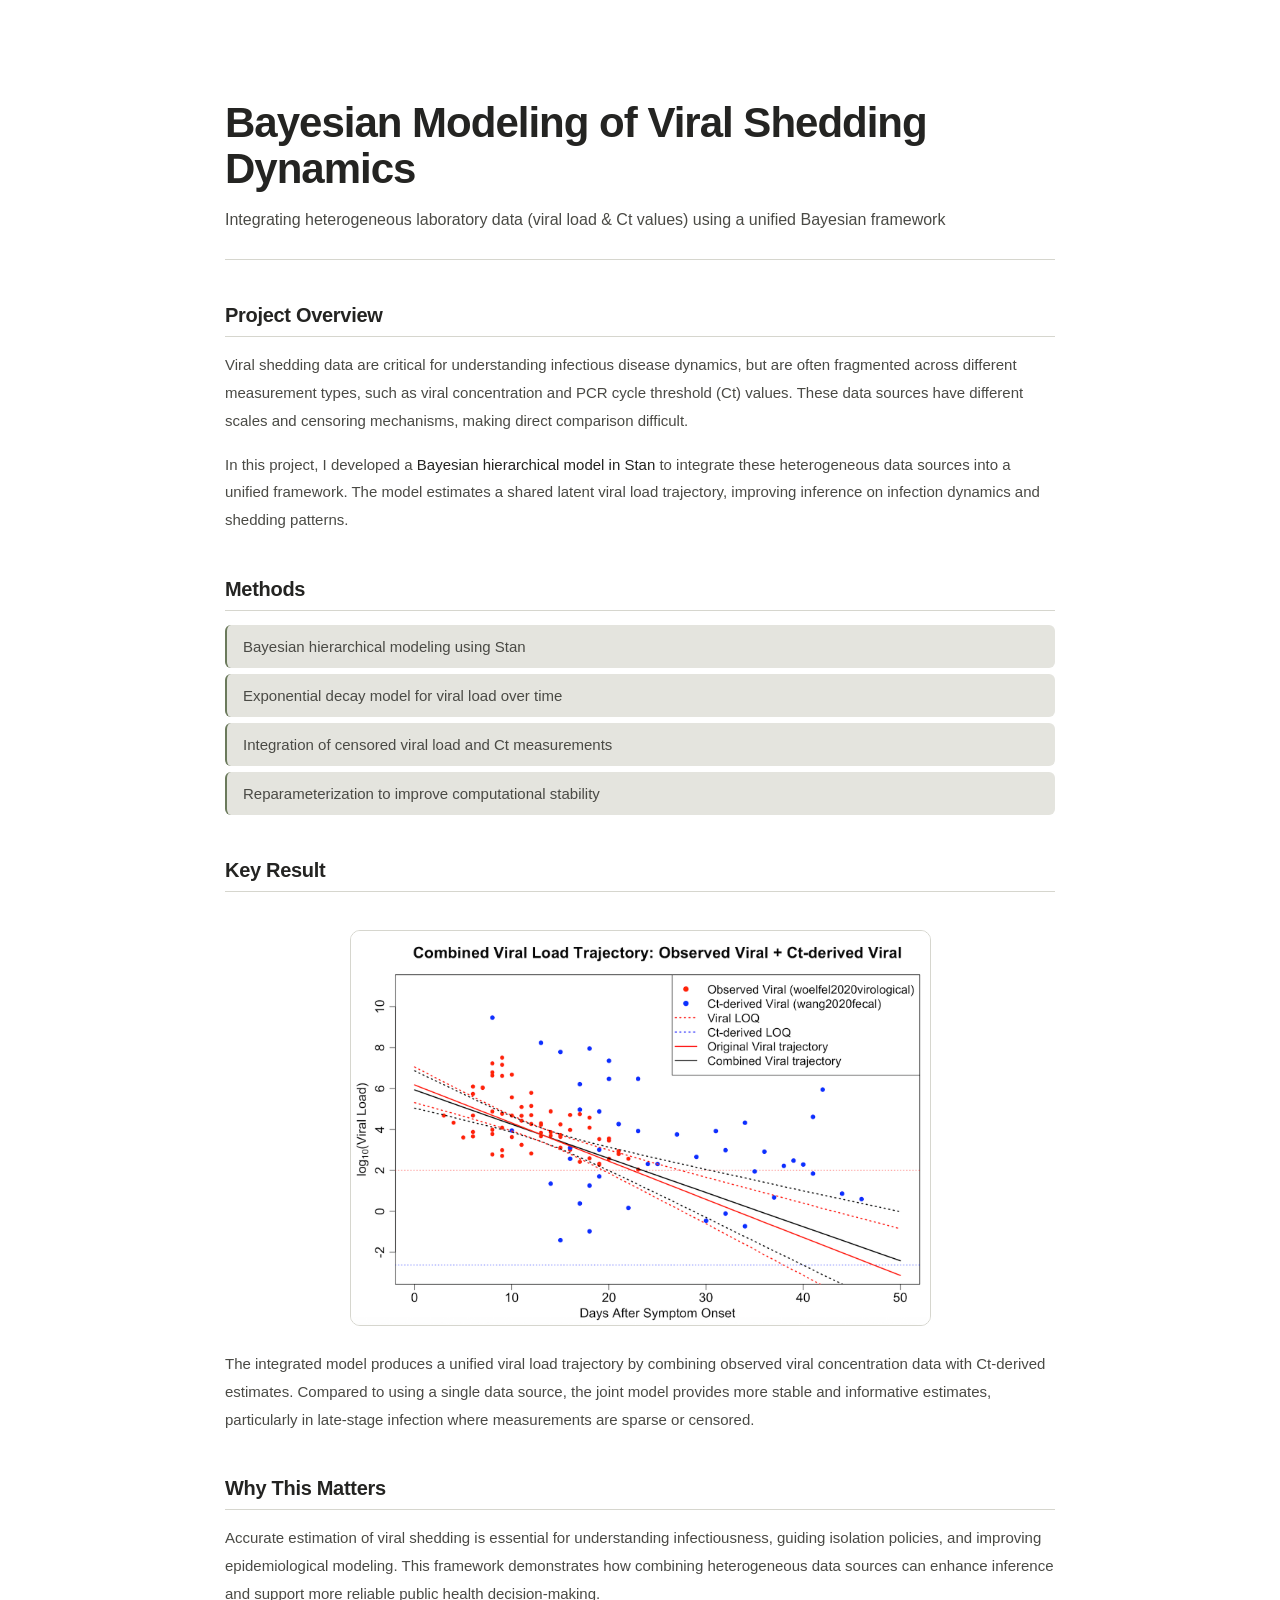
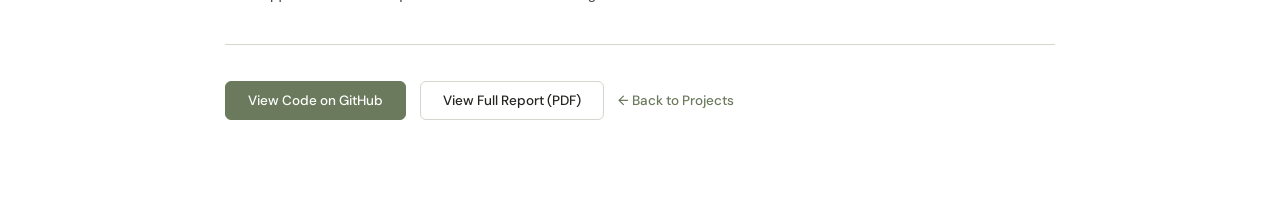
<file: bayesianmodel.html>
<!DOCTYPE html>
<html>
<head>
  <title>Viral Shedding Modeling Project</title>
  <link rel="stylesheet" href="style.css">
  <link rel="stylesheet" href="https://maxcdn.bootstrapcdn.com/bootstrap/3.3.5/css/bootstrap.min.css">
</head>

<body>

<div class="container">

  <!-- Title -->
  <div class="page-header">
    <h1>Bayesian Modeling of Viral Shedding Dynamics</h1>
    <p class="lead">
      Integrating heterogeneous laboratory data (viral load & Ct values) using a unified Bayesian framework
    </p>
  </div>

  <!-- Overview -->
  <h2>Project Overview</h2>
  <p>
    Viral shedding data are critical for understanding infectious disease dynamics, but are often fragmented across different measurement types,
    such as viral concentration and PCR cycle threshold (Ct) values. These data sources have different scales and censoring mechanisms,
    making direct comparison difficult.
  </p>

  <p>
    In this project, I developed a <strong>Bayesian hierarchical model in Stan</strong> to integrate these heterogeneous data sources into a unified framework.
    The model estimates a shared latent viral load trajectory, improving inference on infection dynamics and shedding patterns.
  </p>

  <!-- Methods -->
  <h2>Methods</h2>
  <ul>
    <li>Bayesian hierarchical modeling using Stan</li>
    <li>Exponential decay model for viral load over time</li>
    <li>Integration of censored viral load and Ct measurements</li>
    <li>Reparameterization to improve computational stability</li>
  </ul>

  <!-- Key Result -->
  <h2>Key Result</h2>

  <!-- Replace with your actual image -->
  <div style="text-align: center;">
    <img src="images/combined.png" width="70%" alt="Viral Shedding Result">
  </div>

  <p>
    The integrated model produces a unified viral load trajectory by combining observed viral concentration data with Ct-derived estimates.
    Compared to using a single data source, the joint model provides more stable and informative estimates, particularly in late-stage infection
    where measurements are sparse or censored.
  </p>

  <!-- Impact -->
  <h2>Why This Matters</h2>
  <p>
    Accurate estimation of viral shedding is essential for understanding infectiousness, guiding isolation policies,
    and improving epidemiological modeling. This framework demonstrates how combining heterogeneous data sources
    can enhance inference and support more reliable public health decision-making.
  </p>

  <!-- Buttons -->
  <hr>

  <a href="https://github.com/hww228/Shedding-Kinetics-Modeling" target="_blank" class="btn btn-primary">
    View Code on GitHub
  </a>

  <a href="https://github.com/hww228/Shedding-Kinetics-Modeling/blob/main/result/report.pdf" target="_blank" class="btn btn-default">
    View Full Report (PDF)
  </a>

  <a href="projects.html" class="btn btn-link">
    ← Back to Projects
  </a>

</div>

</body>
</html>
</file>
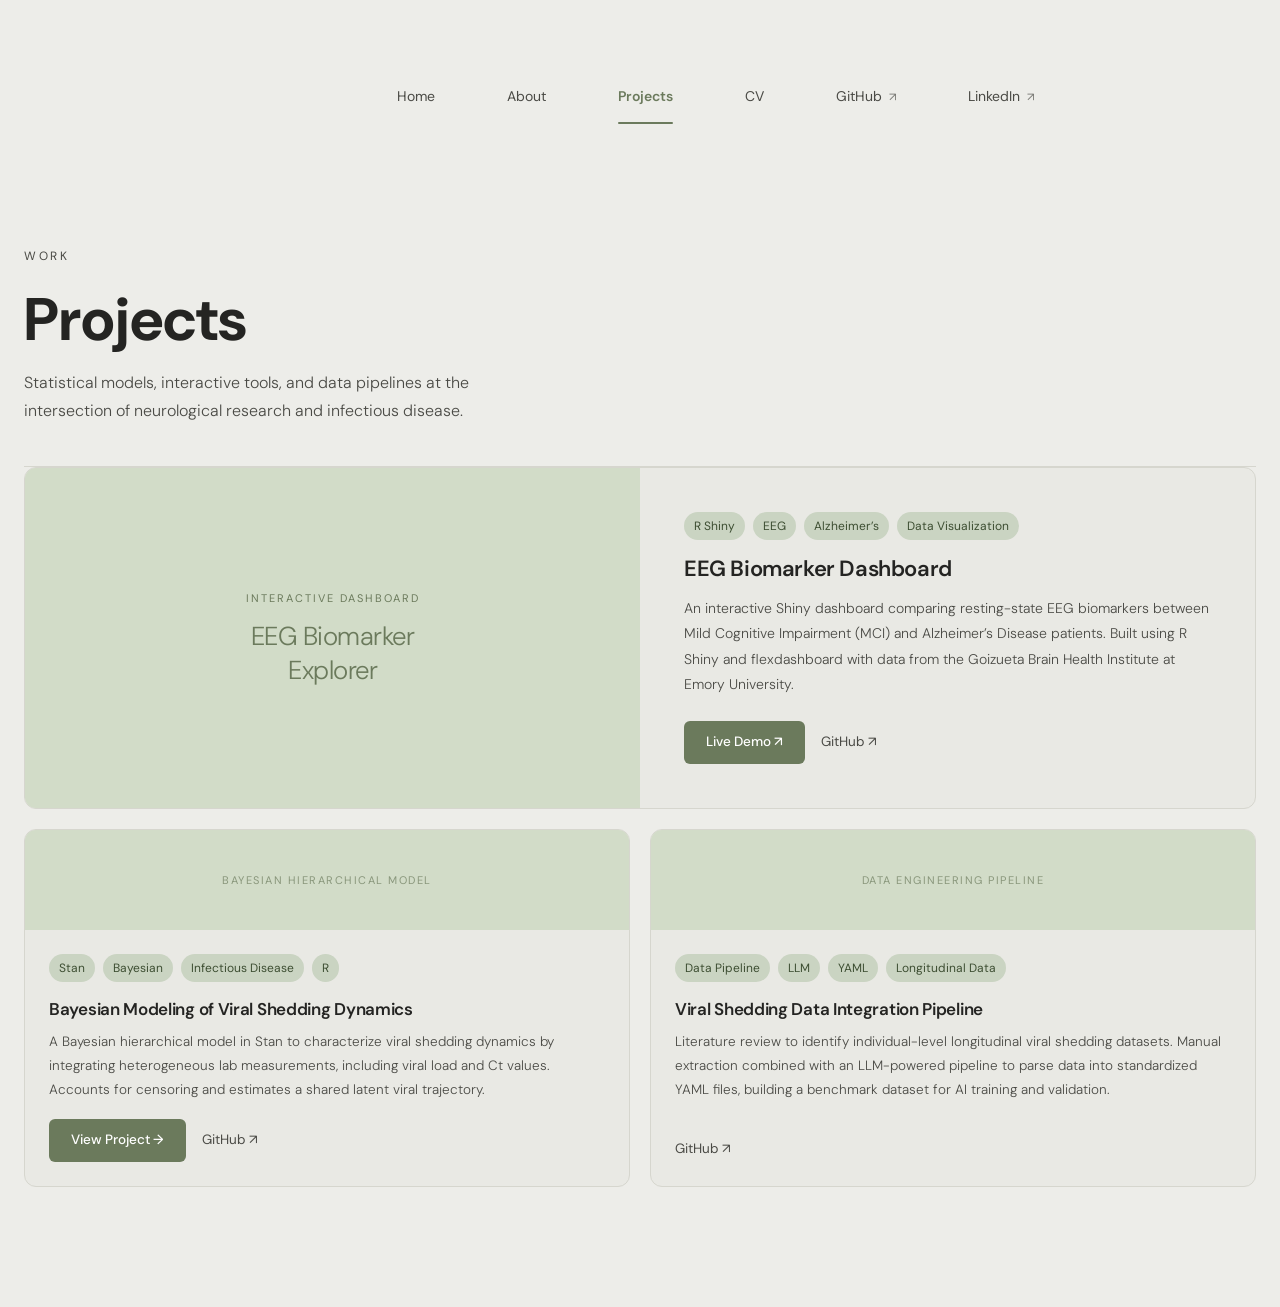
<file: docs/projects.html>
<!DOCTYPE html>

<html>

<head>

<meta charset="utf-8" />
<meta name="generator" content="pandoc" />
<meta http-equiv="X-UA-Compatible" content="IE=EDGE" />




<title>projects.knit</title>

<script src="site_libs/header-attrs-2.29/header-attrs.js"></script>
<script src="site_libs/jquery-3.6.0/jquery-3.6.0.min.js"></script>
<meta name="viewport" content="width=device-width, initial-scale=1" />
<link href="site_libs/bootstrap-3.3.5/css/yeti.min.css" rel="stylesheet" />
<script src="site_libs/bootstrap-3.3.5/js/bootstrap.min.js"></script>
<script src="site_libs/bootstrap-3.3.5/shim/html5shiv.min.js"></script>
<script src="site_libs/bootstrap-3.3.5/shim/respond.min.js"></script>
<style>h1 {font-size: 34px;}
       h1.title {font-size: 38px;}
       h2 {font-size: 30px;}
       h3 {font-size: 24px;}
       h4 {font-size: 18px;}
       h5 {font-size: 16px;}
       h6 {font-size: 12px;}
       code {color: inherit; background-color: rgba(0, 0, 0, 0.04);}
       pre:not([class]) { background-color: white }</style>
<script src="site_libs/navigation-1.1/tabsets.js"></script>
<link href="site_libs/highlightjs-9.12.0/default.css" rel="stylesheet" />
<script src="site_libs/highlightjs-9.12.0/highlight.js"></script>
<script>
// Fade-in on scroll using IntersectionObserver
document.addEventListener('DOMContentLoaded', function () {
  var els = document.querySelectorAll('.fade-in');
  if (!els.length) return;
  var obs = new IntersectionObserver(function (entries) {
    entries.forEach(function (e) {
      if (e.isIntersecting) {
        e.target.classList.add('visible');
        obs.unobserve(e.target);
      }
    });
  }, { threshold: 0.12 });
  els.forEach(function (el) { obs.observe(el); });
});

// Animated counter
function animateCounter(el, target, duration) {
  var start = null;
  function step(ts) {
    if (!start) start = ts;
    var prog = Math.min((ts - start) / duration, 1);
    el.textContent = Math.floor(prog * target);
    if (prog < 1) requestAnimationFrame(step);
  }
  requestAnimationFrame(step);
}
document.addEventListener('DOMContentLoaded', function () {
  var counters = document.querySelectorAll('.counter');
  if (!counters.length) return;
  var obs = new IntersectionObserver(function (entries) {
    entries.forEach(function (e) {
      if (e.isIntersecting) {
        var target = parseInt(e.target.getAttribute('data-target'));
        animateCounter(e.target, target, 1200);
        obs.unobserve(e.target);
      }
    });
  }, { threshold: 0.3 });
  counters.forEach(function (c) { obs.observe(c); });
});
</script>

<style type="text/css">
  code{white-space: pre-wrap;}
  span.smallcaps{font-variant: small-caps;}
  span.underline{text-decoration: underline;}
  div.column{display: inline-block; vertical-align: top; width: 50%;}
  div.hanging-indent{margin-left: 1.5em; text-indent: -1.5em;}
  ul.task-list{list-style: none;}
    </style>

<style type="text/css">code{white-space: pre;}</style>
<script type="text/javascript">
if (window.hljs) {
  hljs.configure({languages: []});
  hljs.initHighlightingOnLoad();
  if (document.readyState && document.readyState === "complete") {
    window.setTimeout(function() { hljs.initHighlighting(); }, 0);
  }
}
</script>






<link rel="stylesheet" href="style.css" type="text/css" />



<style type = "text/css">
.main-container {
  max-width: 940px;
  margin-left: auto;
  margin-right: auto;
}
img {
  max-width:100%;
}
.tabbed-pane {
  padding-top: 12px;
}
.html-widget {
  margin-bottom: 20px;
}
button.code-folding-btn:focus {
  outline: none;
}
summary {
  display: list-item;
}
details > summary > p:only-child {
  display: inline;
}
pre code {
  padding: 0;
}
</style>


<style type="text/css">
.dropdown-submenu {
  position: relative;
}
.dropdown-submenu>.dropdown-menu {
  top: 0;
  left: 100%;
  margin-top: -6px;
  margin-left: -1px;
  border-radius: 0 6px 6px 6px;
}
.dropdown-submenu:hover>.dropdown-menu {
  display: block;
}
.dropdown-submenu>a:after {
  display: block;
  content: " ";
  float: right;
  width: 0;
  height: 0;
  border-color: transparent;
  border-style: solid;
  border-width: 5px 0 5px 5px;
  border-left-color: #cccccc;
  margin-top: 5px;
  margin-right: -10px;
}
.dropdown-submenu:hover>a:after {
  border-left-color: #adb5bd;
}
.dropdown-submenu.pull-left {
  float: none;
}
.dropdown-submenu.pull-left>.dropdown-menu {
  left: -100%;
  margin-left: 10px;
  border-radius: 6px 0 6px 6px;
}
</style>

<script type="text/javascript">
// manage active state of menu based on current page
$(document).ready(function () {
  // active menu anchor
  href = window.location.pathname
  href = href.substr(href.lastIndexOf('/') + 1)
  if (href === "")
    href = "index.html";
  var menuAnchor = $('a[href="' + href + '"]');

  // mark the anchor link active (and if it's in a dropdown, also mark that active)
  var dropdown = menuAnchor.closest('li.dropdown');
  if (window.bootstrap) { // Bootstrap 4+
    menuAnchor.addClass('active');
    dropdown.find('> .dropdown-toggle').addClass('active');
  } else { // Bootstrap 3
    menuAnchor.parent().addClass('active');
    dropdown.addClass('active');
  }

  // Navbar adjustments
  var navHeight = $(".navbar").first().height() + 15;
  var style = document.createElement('style');
  var pt = "padding-top: " + navHeight + "px; ";
  var mt = "margin-top: -" + navHeight + "px; ";
  var css = "";
  // offset scroll position for anchor links (for fixed navbar)
  for (var i = 1; i <= 6; i++) {
    css += ".section h" + i + "{ " + pt + mt + "}\n";
  }
  style.innerHTML = "body {" + pt + "padding-bottom: 40px; }\n" + css;
  document.head.appendChild(style);
});
</script>

<!-- tabsets -->

<style type="text/css">
.tabset-dropdown > .nav-tabs {
  display: inline-table;
  max-height: 500px;
  min-height: 44px;
  overflow-y: auto;
  border: 1px solid #ddd;
  border-radius: 4px;
}

.tabset-dropdown > .nav-tabs > li.active:before, .tabset-dropdown > .nav-tabs.nav-tabs-open:before {
  content: "\e259";
  font-family: 'Glyphicons Halflings';
  display: inline-block;
  padding: 10px;
  border-right: 1px solid #ddd;
}

.tabset-dropdown > .nav-tabs.nav-tabs-open > li.active:before {
  content: "\e258";
  font-family: 'Glyphicons Halflings';
  border: none;
}

.tabset-dropdown > .nav-tabs > li.active {
  display: block;
}

.tabset-dropdown > .nav-tabs > li > a,
.tabset-dropdown > .nav-tabs > li > a:focus,
.tabset-dropdown > .nav-tabs > li > a:hover {
  border: none;
  display: inline-block;
  border-radius: 4px;
  background-color: transparent;
}

.tabset-dropdown > .nav-tabs.nav-tabs-open > li {
  display: block;
  float: none;
}

.tabset-dropdown > .nav-tabs > li {
  display: none;
}
</style>

<!-- code folding -->




</head>

<body>


<div class="container-fluid main-container">




<div class="navbar navbar-default  navbar-fixed-top" role="navigation">
  <div class="container">
    <div class="navbar-header">
      <button type="button" class="navbar-toggle collapsed" data-toggle="collapse" data-bs-toggle="collapse" data-target="#navbar" data-bs-target="#navbar">
        <span class="icon-bar"></span>
        <span class="icon-bar"></span>
        <span class="icon-bar"></span>
      </button>
      <a class="navbar-brand" href="index.html"></a>
    </div>
    <div id="navbar" class="navbar-collapse collapse">
      <ul class="nav navbar-nav">
        
      </ul>
      <ul class="nav navbar-nav navbar-right">
        <li>
  <a href="index.html">Home</a>
</li>
<li>
  <a href="about.html">About</a>
</li>
<li>
  <a href="projects.html">Projects</a>
</li>
<li>
  <a href="files/CV.pdf">CV</a>
</li>
<li>
  <a href="https://github.com/hww228">GitHub</a>
</li>
<li>
  <a href="https://www.linkedin.com/in/youwei-hu-62744b30b/">LinkedIn</a>
</li>
      </ul>
    </div><!--/.nav-collapse -->
  </div><!--/.container -->
</div><!--/.navbar -->

<div id="header">




</div>


<!-- HEADER -->
<section class="projects-hero fade-in">
  <p class="projects-eyebrow">Work</p>
  <h1 class="projects-headline">Projects</h1>
  <p class="projects-sub">Statistical models, interactive tools, and data pipelines at the intersection of neurological research and infectious disease.</p>
</section>

<!-- FEATURED CARD — EEG Dashboard -->
<div class="featured-card fade-in">
  <div class="featured-card-visual">
    <div>
      <div class="fv-label">Interactive Dashboard</div>
      <div class="fv-title">EEG Biomarker<br>Explorer</div>
    </div>
  </div>
  <div class="featured-card-body">
    <div class="proj-tags">
      <span class="proj-tag">R Shiny</span>
      <span class="proj-tag">EEG</span>
      <span class="proj-tag">Alzheimer&rsquo;s</span>
      <span class="proj-tag">Data Visualization</span>
    </div>
    <div class="proj-title">EEG Biomarker Dashboard</div>
    <p class="proj-desc">An interactive Shiny dashboard comparing resting-state EEG biomarkers
    between Mild Cognitive Impairment (MCI) and Alzheimer&rsquo;s Disease patients. Built using
    R Shiny and flexdashboard with data from the Goizueta Brain Health Institute at Emory University.</p>
    <div class="proj-links">
      <a href="https://youwei-hu.shinyapps.io/dashboard_app/" target="_blank" class="proj-link-primary">Live Demo &nearr;</a>
      <a href="https://github.com/hww228/data555_Dashboard" target="_blank" class="proj-link-secondary">GitHub &nearr;</a>
    </div>
  </div>
</div>

<!-- PROJECT GRID -->
<div class="projects-grid">

  <!-- Bayesian Viral Shedding -->
  <div class="proj-card fade-in">
    <div class="proj-card-visual">
      <span>Bayesian Hierarchical Model</span>
    </div>
    <div class="proj-card-body">
      <div class="proj-tags">
        <span class="proj-tag">Stan</span>
        <span class="proj-tag">Bayesian</span>
        <span class="proj-tag">Infectious Disease</span>
        <span class="proj-tag">R</span>
      </div>
      <div class="proj-card-title">Bayesian Modeling of Viral Shedding Dynamics</div>
      <p class="proj-card-desc">A Bayesian hierarchical model in Stan to characterize viral shedding
      dynamics by integrating heterogeneous lab measurements, including viral load and Ct values.
      Accounts for censoring and estimates a shared latent viral trajectory.</p>
      <div class="proj-links">
        <a href="bayesianmodel.html" class="proj-link-primary">View Project &rarr;</a>
        <a href="https://github.com/hww228/Shedding-Kinetics-Modeling" target="_blank" class="proj-link-secondary">GitHub &nearr;</a>
      </div>
    </div>
  </div>

  <!-- Shedding Hub Pipeline -->
  <div class="proj-card fade-in d1">
    <div class="proj-card-visual">
      <span>Data Engineering Pipeline</span>
    </div>
    <div class="proj-card-body">
      <div class="proj-tags">
        <span class="proj-tag">Data Pipeline</span>
        <span class="proj-tag">LLM</span>
        <span class="proj-tag">YAML</span>
        <span class="proj-tag">Longitudinal Data</span>
      </div>
      <div class="proj-card-title">Viral Shedding Data Integration Pipeline</div>
      <p class="proj-card-desc">Literature review to identify individual-level longitudinal viral
      shedding datasets. Manual extraction combined with an LLM-powered pipeline to parse data
      into standardized YAML files, building a benchmark dataset for AI training and validation.</p>
      <div class="proj-links">
        <a href="https://github.com/hww228/shedding-hub" target="_blank" class="proj-link-secondary">GitHub &nearr;</a>
      </div>
    </div>
  </div>

</div>




</div>

<script>

// add bootstrap table styles to pandoc tables
function bootstrapStylePandocTables() {
  $('tr.odd').parent('tbody').parent('table').addClass('table table-condensed');
}
$(document).ready(function () {
  bootstrapStylePandocTables();
});


</script>

<!-- tabsets -->

<script>
$(document).ready(function () {
  window.buildTabsets("TOC");
});

$(document).ready(function () {
  $('.tabset-dropdown > .nav-tabs > li').click(function () {
    $(this).parent().toggleClass('nav-tabs-open');
  });
});
</script>

<!-- code folding -->


<!-- dynamically load mathjax for compatibility with self-contained -->
<script>
  (function () {
    var script = document.createElement("script");
    script.type = "text/javascript";
    script.src  = "https://mathjax.rstudio.com/latest/MathJax.js?config=TeX-AMS-MML_HTMLorMML";
    document.getElementsByTagName("head")[0].appendChild(script);
  })();
</script>

</body>
</html>
</file>
<file: style.css>
/* ============================================================
   Google Font
   ============================================================ */
@import url('https://fonts.googleapis.com/css2?family=DM+Sans:ital,opsz,wght@0,9..40,300;0,9..40,400;0,9..40,500;0,9..40,600;0,9..40,700;1,9..40,300&display=swap');

/* ============================================================
   Pebble & Moss — Morandi Palette
   ============================================================ */
:root {
  --bg:           #edede9;
  --surface:      #e4e4de;
  --card:         #e9e9e4;
  --text:         #242422;
  --muted:        #4a4a45;
  --accent:       #6b7a5c;
  --accent-light: #d2dcc8;
  --border:       #d6d6ce;
  --tag:          #cad4c2;
  --tag-text:     #3d4e32;
  --radius:       10px;
}

/* ============================================================
   RESET & BASE
   ============================================================ */
* { box-sizing: border-box; }

body {
  font-family: 'DM Sans', 'Helvetica Neue', Arial, sans-serif;
  font-size: 18px;
  color: var(--text);
  background-color: var(--bg);
  line-height: 1.85;
}

h1, h2, h3, h4 {
  font-family: 'DM Sans', sans-serif;
  color: var(--text);
  line-height: 1.15;
  letter-spacing: -0.3px;
}

a { color: var(--accent); text-decoration: none; transition: opacity 0.2s; }
a:hover { opacity: 0.75; text-decoration: none; color: var(--accent); }

img { max-width: 100%; }

hr {
  border: none;
  border-top: 1px solid var(--border);
  margin: 40px 0;
}

/* ============================================================
   BOOTSTRAP OVERRIDES — hide default page title, toc, etc.
   ============================================================ */
.title { display: none !important; }
.toc-content { padding-left: 0 !important; }

/* ============================================================
   NAVBAR
   ============================================================ */

.navbar {
  background-color: var(--bg) !important;
  border: none !important;
  border-bottom: 1px solid var(--border) !important;
  box-shadow: none !important;
  font-family: 'DM Sans', sans-serif;
  min-height: 10px;
}

/* Remove the brand title area if unused */
.navbar .navbar-brand {
  color: var(--text) !important;
  font-weight: 600 !important;
  font-size: 15px !important;
  letter-spacing: -0.2px;
}

.navbar .navbar-brand:hover {
  color: var(--accent) !important;
}

/* Remove borders around nav items */
.navbar-nav {
  border: none !important;
  background: transparent !important;
}

.navbar-nav > li {
  border: none !important;
  background: transparent !important;
  margin: 0 !important;
}

.navbar-nav > li > a {
  color: var(--muted) !important;
  font-weight: 400;
  font-size: 14px;
  padding: 18px 16px !important;
  margin: 0 4px !important;
  background-color: transparent !important;
  border: none !important;
  border-radius: 0 !important;
  transition: color 0.2s ease;
  position: relative;
}

/* Hover state — just color change */
.navbar-nav > li > a:hover,
.navbar-nav > li > a:focus {
  color: var(--accent) !important;
  background-color: transparent !important;
  border: none !important;
}

/* Active page — underline only, no box */
.navbar-nav > .active > a,
.navbar-nav > .active > a:focus,
.navbar-nav > .active > a:hover {
  color: var(--accent) !important;
  background-color: transparent !important;
  border: none !important;
  font-weight: 600;
}

/* Underline effect under active tab */
.navbar-nav > .active > a::after {
  content: "";
  position: absolute;
  left: 16px;
  right: 16px;
  bottom: 1px;
  height: 2px;
  background-color: var(--accent);
  border-radius: 1px;
}

/* Add arrow only to GitHub and LinkedIn navbar links */
.navbar-nav > li > a[href*="github.com"]::after,
.navbar-nav > li > a[href*="linkedin.com"]::after {
  content: " ↗";
  font-size: 0.85em;
  margin-left: 4px;
  opacity: 0.7;
}

/* Remove any default Bootstrap container borders */
.navbar-default,
.navbar-inverse,
.navbar-collapse {
  border: none !important;
  box-shadow: none !important;
}
/* ============================================================
   PAGE WRAPPER
   ============================================================ */
.container-fluid.main-container {
  max-width: 1280px !important;
  padding: 0 24px !important;
  margin-top: 0 !important;
  padding-top: 0 !important;   
}

/* ============================================================
   FADE-IN ANIMATION
   ============================================================ */
.fade-in {
  opacity: 0;
  transform: translateY(20px);
  transition: opacity 0.75s ease, transform 0.75s ease;
}
.fade-in.visible {
  opacity: 1;
  transform: none;
}
.fade-in.d1 { transition-delay: 0.1s; }
.fade-in.d2 { transition-delay: 0.2s; }
.fade-in.d3 { transition-delay: 0.3s; }
.fade-in.d4 { transition-delay: 0.4s; }

/* ============================================================
   HERO — index.html
   ============================================================ */
.hero-section {
  min-height: 70vh;
  display: flex;
  align-items: center;
  padding: 0 100px 30px;
  position: relative;
  overflow: hidden;
}

.hero-glow {
  position: absolute;
  top: 10%;
  right: 0;
  width: 360px;
  height: 360px;
  border-radius: 50%;
  background: var(--accent-light);
  opacity: 0.45;
  filter: blur(70px);
  pointer-events: none;
}

.hero-inner {
  display: flex;
  align-items: center;
  justify-content: space-between;
  gap: 60px;
  width: 100%;
}

.hero-text { flex: 1; max-width: 560px; }

.hero-badge {
  display: inline-flex;
  align-items: center;
  gap: 8px;
  background: var(--accent-light);
  border-radius: 100px;
  padding: 5px 14px;
  margin-bottom: 28px;
}
.hero-badge-dot {
  width: 7px; height: 7px;
  border-radius: 50%;
  background: var(--accent);
  display: inline-block;
}
.hero-badge span {
  font-size: 12px;
  color: var(--accent);
  font-weight: 500;
  letter-spacing: 0.3px;
}

.hero-headline {
  font-size: clamp(44px, 6vw, 68px);
  font-weight: 700;
  line-height: 1.05;
  letter-spacing: -2px;
  color: var(--text);
  margin: 0 0 22px;
}
.hero-headline em {
  color: var(--accent);
  font-style: italic;
  font-weight: 300;
}

.hero-bio {
  font-size: 16px;
  line-height: 1.85;
  color: var(--muted);
  max-width: 440px;
  margin-bottom: 36px;
  font-weight: 300;
}
.hero-bio strong { color: var(--text); font-weight: 500; }

.hero-buttons { display: flex; gap: 12px; flex-wrap: wrap; }

.btn-primary-moss {
  display: inline-block;
  background: var(--accent);
  color: #fff !important;
  border: none;
  border-radius: 6px;
  padding: 12px 26px;
  font-size: 14px;
  font-weight: 500;
  text-decoration: none !important;
  transition: opacity 0.2s;
  font-family: 'DM Sans', sans-serif;
}
.btn-primary-moss:hover { opacity: 0.82; color: #fff !important; }

.btn-outline-moss {
  display: inline-block;
  background: transparent;
  color: var(--text) !important;
  border: 1.5px solid var(--border);
  border-radius: 6px;
  padding: 11px 26px;
  font-size: 14px;
  font-weight: 500;
  text-decoration: none !important;
  transition: border-color 0.2s;
  font-family: 'DM Sans', sans-serif;
}
.btn-outline-moss:hover { border-color: var(--accent); color: var(--text) !important; }

/* Photo */
.hero-photo-wrap { flex-shrink: 0; position: relative; }
.hero-photo-frame {
  width: 260px; height: 320px;
  border-radius: 130px 130px 40px 40px;
  overflow: hidden;
  border: 2px solid var(--border);
}
.hero-photo-frame img { width: 100%; height: 100%; object-fit: cover; object-position: center top; }

.hero-photo-card {
  position: absolute;
  bottom: -16px; left: 50%;
  transform: translateX(-50%);
  background: var(--card);
  border: 1px solid var(--border);
  border-radius: 8px;
  padding: 10px 18px;
  white-space: nowrap;
  box-shadow: 0 4px 20px rgba(0,0,0,0.06);
  text-align: center;
}
.hero-photo-card .card-sub { font-size: 11px; color: var(--muted); margin-bottom: 3px; }
.hero-photo-card .card-main { font-size: 13px; font-weight: 500; color: var(--text); }
.hero-photo-card .card-loc { font-size: 11px; color: var(--accent); margin-top: 2px; }

/* Scroll cue */
.scroll-cue {
  display: flex;
  align-items: center;
  gap: 10px;
  margin-top: 60px;
  padding-bottom: 40px;
}
.scroll-cue-line { width: 1px; height: 36px; background: var(--accent); opacity: 0.5; }
.scroll-cue span { font-size: 11px; letter-spacing: 1.5px; color: var(--muted); text-transform: uppercase; }

/* ============================================================
   SECTION HEADER (shared)
   ============================================================ */
.section-header {
  display: flex;
  align-items: center;
  gap: 16px;
  margin-bottom: 32px;
  padding-top: 40px;
}
.section-header-label {
  font-size: 11px;
  letter-spacing: 2px;
  text-transform: uppercase;
  color: var(--muted);
  white-space: nowrap;
}
.section-header-line { flex: 1; height: 1px; background: var(--border); }
.section-header-link { font-size: 13px; color: var(--accent); white-space: nowrap; }

/* ============================================================
   FOCUS ROWS — index.html
   ============================================================ */
.focus-section {
  border-top: 1px solid var(--border);
  padding-bottom: 40px;
}

.focus-row {
  display: grid;
  grid-template-columns: 200px 1fr 200px;
  gap: 20px;
  align-items: center;
  padding: 32px 0;
  border-bottom: 1px solid var(--border);
  transition: background 0.2s, padding-left 0.2s, border-radius 0.2s;
  border-radius: 0;
}
.focus-row:hover {
  background: var(--surface);
  padding-left: 16px;
  border-radius: 8px;
}

.focus-num {
  font-size: 13px;
  font-weight: 300;
  color: var(--muted);
  font-style: italic;
}
.focus-title {
  font-size: 21px;
  font-weight: 600;
  color: var(--text);
  margin-bottom: 8px;
  letter-spacing: -0.4px;
}
.focus-desc {
  font-size: 14px;
  color: var(--muted);
  line-height: 1.75;
  max-width: 500px;
  font-weight: 300;
  margin: 0;
}
.focus-tag {
  display: inline-block;
  background: var(--tag);
  color: var(--tag-text);
  font-size: 11.5px;
  font-weight: 500;
  padding: 5px 12px;
  border-radius: 100px;
  text-align: center;
  float: right;
}

/* ============================================================
   HOME FOOTER — index.html
   ============================================================ */
.home-footer {
  background: var(--surface);
  border-top: 1px solid var(--border);
  padding: 72px 0;
  display: flex;
  justify-content: space-between;
  align-items: center;
  flex-wrap: wrap;
  gap: 24px;
}
.home-footer h2 {
  font-size: 28px;
  font-weight: 600;
  letter-spacing: -0.8px;
  color: var(--text);
  margin-bottom: 6px;
}
.home-footer p { font-size: 14px; color: var(--muted); margin: 0; }
.footer-links { display: flex; gap: 12px; }

/* ============================================================
   ABOUT PAGE
   ============================================================ */
.about-hero {
  min-height: auto;
  display: flex;
  align-items: flex-start;
  padding: 0 30px 30px;
  position: relative;
  overflow: hidden;
  border-bottom: 1px solid var(--border);
}
.about-hero-glow {
  position: absolute;
  top: 20%;
  left: 55%;
  width: 300px; height: 300px;
  border-radius: 50%;
  background: var(--accent-light);
  opacity: 0.38;
  filter: blur(70px);
  pointer-events: none;
}
.about-hero-grid {
  display: grid;
  grid-template-columns: 1fr 1fr;
  gap: 80px;
  align-items: center;
  width: 100%;
}
.about-eyebrow {
  font-size: 12px;
  letter-spacing: 2.5px;
  text-transform: uppercase;
  color: var(--muted);
  margin-bottom: 28px;
}
.about-headline {
  font-size: clamp(34px, 4.5vw, 52px);
  font-weight: 700;
  line-height: 1.1;
  letter-spacing: -1.5px;
  color: var(--text);
  margin-bottom: 24px;
}
.about-headline em {
  color: var(--accent);
  font-style: italic;
  font-weight: 300;
}
.about-intro {
  font-size: 16px;
  line-height: 1.85;
  color: var(--muted);
  font-weight: 300;
  margin-bottom: 16px;
}

.about-photo-wrap { display: flex; justify-content: center; align-items: center; position: relative;}
.about-photo-frame {
  width: 280x; height: 280px;
  border-radius: 50%;
  overflow: hidden;
  border: 3px solid var(--border);
  flex-shrink: 0;
  aspect-ratio: 1 / 1;
}
.about-photo-frame img { width: 100%; height: 100%; object-fit: cover; object-position: center top; display: block; }
.about-photo-badge {
  position: absolute;
  top: -18px; right: -18px;
  background: var(--card);
  border: 1px solid var(--border);
  border-radius: 8px;
  padding: 12px 16px;
  box-shadow: 0 8px 24px rgba(0,0,0,0.06);
}
.about-photo-badge .b-sub { font-size: 11px; color: var(--muted); margin-bottom: 3px; }
.about-photo-badge .b-main { font-size: 13px; font-weight: 600; color: var(--text); }
.about-photo-badge .b-loc { font-size: 11px; color: var(--accent); margin-top: 2px; }

/* Story */
.story-section {
  background: var(--surface);
  padding: 20px 30px;
  border-top: 1px solid var(--border);
}
.story-grid {
  display: grid;
  grid-template-columns: repeat(3, 1fr);
  gap: 40px;
}
.story-card .s-label {
  font-size: 12px;
  font-weight: 500;
  letter-spacing: 1.5px;
  text-transform: uppercase;
  color: var(--accent);
  margin-bottom: 14px;
}
.story-card .s-title {
  font-size: 20px;
  font-weight: 600;
  color: var(--text);
  margin-bottom: 12px;
  letter-spacing: -0.3px;
  line-height: 1.3;
}
.story-card .s-body {
  font-size: 14px;
  color: var(--muted);
  line-height: 1.8;
  font-weight: 300;
}

/* Personal rows */
.personal-section { padding: 40px 0; border-top: 1px solid var(--border); }
.personal-row {
  display: grid;
  grid-template-columns: 1fr 2fr;
  gap: 60px;
  padding: 36px 0;
  border-bottom: 1px solid var(--border);
}
.personal-row-title {
  font-size: 18px;
  font-weight: 600;
  color: var(--text);
  letter-spacing: -0.3px;
  line-height: 1.35;
}
.personal-row-body {
  font-size: 15px;
  color: var(--muted);
  line-height: 1.85;
  font-weight: 300;
  padding-top: 2px;
}

/* Skills */
/* ============================================================
   SKILLS TABLE — about.html
   ============================================================ */
.skills-table {
  width: 100%;
  border-collapse: collapse;
  font-size: 14.5px;
  margin-top: 12px;
}

.skills-table tr {
  border-bottom: 1px solid var(--border);
  transition: background 0.2s;
}
.skills-table tr:last-child {
  border-bottom: none;
}
.skills-table tr:hover {
  background: var(--surface);
}

.skills-table td {
  padding: 14px 12px;
  vertical-align: top;
  line-height: 1.75;
  color: var(--muted);
  font-weight: 300;
  font-size: 14px;
}

.skills-table td:first-child {
  width: 200px;
  white-space: nowrap;
  padding-right: 28px;
}

.skills-table td strong {
  color: var(--text);
  font-weight: 500;
  font-size: 13.5px;
}

/* Section wrapper reuse */
.section-block {
  margin-bottom: 40px;
}

.section-title {
  font-size: 11px;
  letter-spacing: 2px;
  text-transform: uppercase;
  color: var(--muted);
  margin-bottom: 20px;
  font-weight: 400;
  border: none;
  padding: 0;
}

/* Connect */
.connect-section {
  background: var(--surface);
  border-top: 1px solid var(--border);
  padding: 40px 20px;
}
.connect-grid {
  display: grid;
  grid-template-columns: 1fr 1fr;
  gap: 80px;
  align-items: center;
}
.connect-title {
  font-size: 34px;
  font-weight: 600;
  letter-spacing: -1px;
  color: var(--text);
  margin-bottom: 14px;
  line-height: 1.2;
}
.connect-sub {
  font-size: 15px;
  color: var(--muted);
  line-height: 1.8;
  font-weight: 300;
}
.connect-links { display: flex; flex-direction: column; gap: 12px; }
.connect-link {
  display: flex;
  justify-content: space-between;
  align-items: center;
  padding: 16px 20px;
  background: var(--bg);
  border-radius: 8px;
  border: 1px solid var(--border);
  text-decoration: none !important;
  transition: border-color 0.2s, transform 0.2s;
  color: inherit !important;
}
.connect-link:hover {
  border-color: var(--accent);
  transform: translateX(4px);
  text-decoration: none !important;
}
.connect-link .cl-label {
  font-size: 11px;
  text-transform: uppercase;
  letter-spacing: 1px;
  color: var(--muted);
}
.connect-link .cl-value {
  font-size: 14px;
  color: var(--text);
  font-weight: 500;
}

/* ============================================================
   PROJECTS PAGE
   ============================================================ */
.projects-hero {
  padding: 0 0 30px;
  border-bottom: 1px solid var(--border);
}
.projects-eyebrow {
  font-size: 12px;
  letter-spacing: 2.5px;
  text-transform: uppercase;
  color: var(--muted);
  margin-bottom: 10px;
}
.projects-headline {
  font-size: clamp(38px, 5vw, 60px);
  font-weight: 700;
  letter-spacing: 0;
  color: var(--text);
  line-height: 1.05;
  margin-bottom: 18px;
}
.projects-sub {
  font-size: 16px;
  color: var(--muted);
  max-width: 500px;
  line-height: 1.75;
  font-weight: 300;
}

/* Featured card */
.featured-card {
  background: var(--card);
  border: 1px solid var(--border);
  border-radius: 12px;
  overflow: hidden;
  display: grid;
  grid-template-columns: 1fr 1fr;
  transition: box-shadow 0.3s;
  text-decoration: none !important;
  color: inherit !important;
}
.featured-card:hover { box-shadow: 0 20px 50px rgba(0,0,0,0.08); }

.featured-card-visual {
  background: var(--accent-light);
  display: flex;
  align-items: center;
  justify-content: center;
  min-height: 300px;
  padding: 40px;
  text-align: center;
}
.featured-card-visual .fv-label {
  font-size: 11px;
  letter-spacing: 2px;
  text-transform: uppercase;
  color: var(--accent);
  margin-bottom: 12px;
}
.featured-card-visual .fv-title {
  font-size: 26px;
  font-weight: 300;
  color: var(--accent);
  letter-spacing: -0.5px;
  line-height: 1.3;
}

.featured-card-body { padding: 44px; }

/* Project tags */
.proj-tags { display: flex; gap: 8px; flex-wrap: wrap; margin-bottom: 16px; }
.proj-tag {
  background: var(--tag);
  color: var(--tag-text);
  font-size: 12px;
  padding: 3px 10px;
  border-radius: 100px;
  font-family: 'DM Sans', sans-serif;
}

.proj-title {
  font-size: 22px;
  font-weight: 600;
  color: var(--text);
  margin-bottom: 14px;
  letter-spacing: -0.4px;
  line-height: 1.2;
}
.proj-desc {
  font-size: 14px;
  color: var(--muted);
  line-height: 1.8;
  margin-bottom: 24px;
  font-weight: 300;
}
.proj-links { display: flex; gap: 16px; }
.proj-link-primary {
  background: var(--accent);
  color: #fff !important;
  padding: 9px 22px;
  border-radius: 6px;
  font-size: 13.5px;
  font-weight: 500;
  text-decoration: none !important;
  transition: opacity 0.2s;
}
.proj-link-primary:hover { opacity: 0.82; color: #fff !important; }
.proj-link-secondary {
  color: var(--muted) !important;
  font-size: 13.5px;
  text-decoration: none !important;
  padding-top: 9px;
  transition: color 0.2s;
}
.proj-link-secondary:hover { color: var(--accent) !important; }

/* Project grid cards */
.projects-grid {
  display: grid;
  grid-template-columns: 1fr 1fr;
  gap: 20px;
  margin-top: 20px;
  padding-bottom: 80px;
}
.proj-card {
  background: var(--card);
  border: 1px solid var(--border);
  border-radius: 12px;
  overflow: hidden;
  display: flex;
  flex-direction: column;
  transition: transform 0.3s, box-shadow 0.3s;
}
.proj-card:hover {
  transform: translateY(-4px);
  box-shadow: 0 16px 40px rgba(0,0,0,0.07);
}
.proj-card-visual {
  height: 100px;
  background: var(--accent-light);
  display: flex;
  align-items: center;
  justify-content: center;
}
.proj-card-visual span {
  font-size: 11px;
  letter-spacing: 1.5px;
  text-transform: uppercase;
  color: var(--accent);
  opacity: 0.7;
}
.proj-card-body {
  padding: 24px;
  flex: 1;
  display: flex;
  flex-direction: column;
}
.proj-card-title {
  font-size: 17px;
  font-weight: 600;
  color: var(--text);
  margin-bottom: 10px;
  letter-spacing: -0.3px;
  line-height: 1.3;
}
.proj-card-desc {
  font-size: 13.5px;
  color: var(--muted);
  line-height: 1.75;
  flex: 1;
  margin-bottom: 18px;
  font-weight: 300;
}

/* ============================================================
   BAYESIAN MODEL PAGE (bayesianmodel.html)
   ============================================================ */

/* Page background & base */
body {
  background-color: var(--bg);
  color: var(--text);
}

/* Bootstrap container */
.container {
  max-width: 860px;
  padding-top: 60px;
  padding-bottom: 80px;
}

/* Page header block */
.page-header {
  border-bottom: 1px solid var(--border) !important;
  padding-bottom: 24px;
  margin-bottom: 36px;
  margin-top: 0;
}

.page-header h1 {
  font-size: clamp(28px, 4vw, 42px);
  font-weight: 700;
  letter-spacing: -1px;
  color: var(--text);
  line-height: 1.1;
  margin-bottom: 14px;
}

.page-header .lead {
  font-size: 16px;
  font-weight: 300;
  color: var(--muted);
  line-height: 1.75;
}

/* Section headings */
.container h2 {
  font-size: 20px;
  font-weight: 600;
  color: var(--text);
  letter-spacing: -0.3px;
  margin-top: 44px;
  margin-bottom: 14px;
  padding-bottom: 10px;
  border-bottom: 1px solid var(--border);
}

/* Body text */
.container p {
  font-size: 15px;
  color: var(--muted);
  line-height: 1.85;
  font-weight: 300;
  margin-bottom: 16px;
}

.container p strong {
  color: var(--text);
  font-weight: 500;
}

/* Lists */
.container ul {
  padding-left: 0;
  list-style: none;
  margin-bottom: 16px;
}
.container ul li {
  font-size: 15px;
  color: var(--muted);
  line-height: 1.8;
  font-weight: 300;
  padding: 8px 16px;
  margin-bottom: 6px;
  background: var(--surface);
  border-radius: 6px;
  border-left: 2px solid var(--accent);
}

/* Figure */
.container img {
  border-radius: var(--radius);
  border: 1px solid var(--border);
  margin: 24px 0;
}

/* HR */
.container hr {
  border-top: 1px solid var(--border);
  margin: 36px 0;
}

/* Bootstrap button overrides */
.container .btn {
  font-family: 'DM Sans', sans-serif;
  font-size: 13.5px;
  font-weight: 500;
  border-radius: 6px;
  padding: 9px 22px;
  transition: opacity 0.2s, border-color 0.2s;
  margin-right: 10px;
  text-decoration: none;
}

.container .btn-primary {
  background-color: var(--accent) !important;
  border-color: var(--accent) !important;
  color: #fff !important;
  box-shadow: none !important;
}
.container .btn-primary:hover,
.container .btn-primary:focus {
  background-color: var(--accent) !important;
  border-color: var(--accent) !important;
  opacity: 0.82;
  color: #fff !important;
}

.container .btn-default {
  background-color: transparent !important;
  border: 1.5px solid var(--border) !important;
  color: var(--text) !important;
  box-shadow: none !important;
}
.container .btn-default:hover,
.container .btn-default:focus {
  border-color: var(--accent) !important;
  color: var(--text) !important;
  background-color: transparent !important;
}

.container .btn-link {
  background: none !important;
  border: none !important;
  color: var(--accent) !important;
  padding-left: 0;
  box-shadow: none !important;
}
.container .btn-link:hover {
  color: var(--text) !important;
  text-decoration: none !important;
}

/* ============================================================
   MOBILE
   ============================================================ */
@media (max-width: 768px) {
  .container-fluid.main-container { padding: 0 20px !important; }
  .hero-inner { flex-direction: column; }
  .hero-photo-wrap { display: none; }
  .hero-headline { font-size: 40px; }
  .focus-row { grid-template-columns: 48px 1fr; }
  .focus-tag { display: none; }
  .about-hero-grid { grid-template-columns: 1fr; }
  .about-photo-wrap { display: none; }
  .story-grid { grid-template-columns: 1fr; }
  .personal-row { grid-template-columns: 1fr; gap: 10px; }
  .connect-grid { grid-template-columns: 1fr; }
  .featured-card { grid-template-columns: 1fr; }
  .featured-card-visual { min-height: 140px; }
  .projects-grid { grid-template-columns: 1fr; }
}
</file>
<file: docs/site_libs/highlightjs-9.12.0/default.css>
.hljs-literal {
  color: #990073;
}

.hljs-number {
  color: #099;
}

.hljs-comment {
  color: #998;
  font-style: italic;
}

.hljs-keyword {
  color: #900;
  font-weight: bold;
}

.hljs-string {
  color: #d14;
}
</file>
<file: docs/style.css>
/* ============================================================
   Google Font
   ============================================================ */
@import url('https://fonts.googleapis.com/css2?family=DM+Sans:ital,opsz,wght@0,9..40,300;0,9..40,400;0,9..40,500;0,9..40,600;0,9..40,700;1,9..40,300&display=swap');

/* ============================================================
   Pebble & Moss — Morandi Palette
   ============================================================ */
:root {
  --bg:           #edede9;
  --surface:      #e4e4de;
  --card:         #e9e9e4;
  --text:         #242422;
  --muted:        #4a4a45;
  --accent:       #6b7a5c;
  --accent-light: #d2dcc8;
  --border:       #d6d6ce;
  --tag:          #cad4c2;
  --tag-text:     #3d4e32;
  --radius:       10px;
}

/* ============================================================
   RESET & BASE
   ============================================================ */
* { box-sizing: border-box; }

body {
  font-family: 'DM Sans', 'Helvetica Neue', Arial, sans-serif;
  font-size: 18px;
  color: var(--text);
  background-color: var(--bg);
  line-height: 1.85;
}

h1, h2, h3, h4 {
  font-family: 'DM Sans', sans-serif;
  color: var(--text);
  line-height: 1.15;
  letter-spacing: -0.3px;
}

a { color: var(--accent); text-decoration: none; transition: opacity 0.2s; }
a:hover { opacity: 0.75; text-decoration: none; color: var(--accent); }

img { max-width: 100%; }

hr {
  border: none;
  border-top: 1px solid var(--border);
  margin: 40px 0;
}

/* ============================================================
   BOOTSTRAP OVERRIDES — hide default page title, toc, etc.
   ============================================================ */
.title { display: none !important; }
.toc-content { padding-left: 0 !important; }

/* ============================================================
   NAVBAR
   ============================================================ */

.navbar {
  background-color: var(--bg) !important;
  border: none !important;
  border-bottom: 1px solid var(--border) !important;
  box-shadow: none !important;
  font-family: 'DM Sans', sans-serif;
  min-height: 10px;
}

/* Remove the brand title area if unused */
.navbar .navbar-brand {
  color: var(--text) !important;
  font-weight: 600 !important;
  font-size: 15px !important;
  letter-spacing: -0.2px;
}

.navbar .navbar-brand:hover {
  color: var(--accent) !important;
}

/* Remove borders around nav items */
.navbar-nav {
  border: none !important;
  background: transparent !important;
}

.navbar-nav > li {
  border: none !important;
  background: transparent !important;
  margin: 0 !important;
}

.navbar-nav > li > a {
  color: var(--muted) !important;
  font-weight: 400;
  font-size: 14px;
  padding: 18px 16px !important;
  margin: 0 4px !important;
  background-color: transparent !important;
  border: none !important;
  border-radius: 0 !important;
  transition: color 0.2s ease;
  position: relative;
}

/* Hover state — just color change */
.navbar-nav > li > a:hover,
.navbar-nav > li > a:focus {
  color: var(--accent) !important;
  background-color: transparent !important;
  border: none !important;
}

/* Active page — underline only, no box */
.navbar-nav > .active > a,
.navbar-nav > .active > a:focus,
.navbar-nav > .active > a:hover {
  color: var(--accent) !important;
  background-color: transparent !important;
  border: none !important;
  font-weight: 600;
}

/* Underline effect under active tab */
.navbar-nav > .active > a::after {
  content: "";
  position: absolute;
  left: 16px;
  right: 16px;
  bottom: 1px;
  height: 2px;
  background-color: var(--accent);
  border-radius: 1px;
}

/* Add arrow only to GitHub and LinkedIn navbar links */
.navbar-nav > li > a[href*="github.com"]::after,
.navbar-nav > li > a[href*="linkedin.com"]::after {
  content: " ↗";
  font-size: 0.85em;
  margin-left: 4px;
  opacity: 0.7;
}

/* Remove any default Bootstrap container borders */
.navbar-default,
.navbar-inverse,
.navbar-collapse {
  border: none !important;
  box-shadow: none !important;
}
/* ============================================================
   PAGE WRAPPER
   ============================================================ */
.container-fluid.main-container {
  max-width: 1280px !important;
  padding: 0 24px !important;
  margin-top: 0 !important;
  padding-top: 0 !important;   
}

/* ============================================================
   FADE-IN ANIMATION
   ============================================================ */
.fade-in {
  opacity: 0;
  transform: translateY(20px);
  transition: opacity 0.75s ease, transform 0.75s ease;
}
.fade-in.visible {
  opacity: 1;
  transform: none;
}
.fade-in.d1 { transition-delay: 0.1s; }
.fade-in.d2 { transition-delay: 0.2s; }
.fade-in.d3 { transition-delay: 0.3s; }
.fade-in.d4 { transition-delay: 0.4s; }

/* ============================================================
   HERO — index.html
   ============================================================ */
.hero-section {
  min-height: 70vh;
  display: flex;
  align-items: center;
  padding: 0 100px 30px;
  position: relative;
  overflow: hidden;
}

.hero-glow {
  position: absolute;
  top: 10%;
  right: 0;
  width: 360px;
  height: 360px;
  border-radius: 50%;
  background: var(--accent-light);
  opacity: 0.45;
  filter: blur(70px);
  pointer-events: none;
}

.hero-inner {
  display: flex;
  align-items: center;
  justify-content: space-between;
  gap: 60px;
  width: 100%;
}

.hero-text { flex: 1; max-width: 560px; }

.hero-badge {
  display: inline-flex;
  align-items: center;
  gap: 8px;
  background: var(--accent-light);
  border-radius: 100px;
  padding: 5px 14px;
  margin-bottom: 28px;
}
.hero-badge-dot {
  width: 7px; height: 7px;
  border-radius: 50%;
  background: var(--accent);
  display: inline-block;
}
.hero-badge span {
  font-size: 12px;
  color: var(--accent);
  font-weight: 500;
  letter-spacing: 0.3px;
}

.hero-headline {
  font-size: clamp(44px, 6vw, 68px);
  font-weight: 700;
  line-height: 1.05;
  letter-spacing: -2px;
  color: var(--text);
  margin: 0 0 22px;
}
.hero-headline em {
  color: var(--accent);
  font-style: italic;
  font-weight: 300;
}

.hero-bio {
  font-size: 16px;
  line-height: 1.85;
  color: var(--muted);
  max-width: 440px;
  margin-bottom: 36px;
  font-weight: 300;
}
.hero-bio strong { color: var(--text); font-weight: 500; }

.hero-buttons { display: flex; gap: 12px; flex-wrap: wrap; }

.btn-primary-moss {
  display: inline-block;
  background: var(--accent);
  color: #fff !important;
  border: none;
  border-radius: 6px;
  padding: 12px 26px;
  font-size: 14px;
  font-weight: 500;
  text-decoration: none !important;
  transition: opacity 0.2s;
  font-family: 'DM Sans', sans-serif;
}
.btn-primary-moss:hover { opacity: 0.82; color: #fff !important; }

.btn-outline-moss {
  display: inline-block;
  background: transparent;
  color: var(--text) !important;
  border: 1.5px solid var(--border);
  border-radius: 6px;
  padding: 11px 26px;
  font-size: 14px;
  font-weight: 500;
  text-decoration: none !important;
  transition: border-color 0.2s;
  font-family: 'DM Sans', sans-serif;
}
.btn-outline-moss:hover { border-color: var(--accent); color: var(--text) !important; }

/* Photo */
.hero-photo-wrap { flex-shrink: 0; position: relative; }
.hero-photo-frame {
  width: 260px; height: 320px;
  border-radius: 130px 130px 40px 40px;
  overflow: hidden;
  border: 2px solid var(--border);
}
.hero-photo-frame img { width: 100%; height: 100%; object-fit: cover; object-position: center top; }

.hero-photo-card {
  position: absolute;
  bottom: -16px; left: 50%;
  transform: translateX(-50%);
  background: var(--card);
  border: 1px solid var(--border);
  border-radius: 8px;
  padding: 10px 18px;
  white-space: nowrap;
  box-shadow: 0 4px 20px rgba(0,0,0,0.06);
  text-align: center;
}
.hero-photo-card .card-sub { font-size: 11px; color: var(--muted); margin-bottom: 3px; }
.hero-photo-card .card-main { font-size: 13px; font-weight: 500; color: var(--text); }
.hero-photo-card .card-loc { font-size: 11px; color: var(--accent); margin-top: 2px; }

/* Scroll cue */
.scroll-cue {
  display: flex;
  align-items: center;
  gap: 10px;
  margin-top: 60px;
  padding-bottom: 40px;
}
.scroll-cue-line { width: 1px; height: 36px; background: var(--accent); opacity: 0.5; }
.scroll-cue span { font-size: 11px; letter-spacing: 1.5px; color: var(--muted); text-transform: uppercase; }

/* ============================================================
   SECTION HEADER (shared)
   ============================================================ */
.section-header {
  display: flex;
  align-items: center;
  gap: 16px;
  margin-bottom: 32px;
  padding-top: 40px;
}
.section-header-label {
  font-size: 11px;
  letter-spacing: 2px;
  text-transform: uppercase;
  color: var(--muted);
  white-space: nowrap;
}
.section-header-line { flex: 1; height: 1px; background: var(--border); }
.section-header-link { font-size: 13px; color: var(--accent); white-space: nowrap; }

/* ============================================================
   FOCUS ROWS — index.html
   ============================================================ */
.focus-section {
  border-top: 1px solid var(--border);
  padding-bottom: 40px;
}

.focus-row {
  display: grid;
  grid-template-columns: 200px 1fr 200px;
  gap: 20px;
  align-items: center;
  padding: 32px 0;
  border-bottom: 1px solid var(--border);
  transition: background 0.2s, padding-left 0.2s, border-radius 0.2s;
  border-radius: 0;
}
.focus-row:hover {
  background: var(--surface);
  padding-left: 16px;
  border-radius: 8px;
}

.focus-num {
  font-size: 13px;
  font-weight: 300;
  color: var(--muted);
  font-style: italic;
}
.focus-title {
  font-size: 21px;
  font-weight: 600;
  color: var(--text);
  margin-bottom: 8px;
  letter-spacing: -0.4px;
}
.focus-desc {
  font-size: 14px;
  color: var(--muted);
  line-height: 1.75;
  max-width: 500px;
  font-weight: 300;
  margin: 0;
}
.focus-tag {
  display: inline-block;
  background: var(--tag);
  color: var(--tag-text);
  font-size: 11.5px;
  font-weight: 500;
  padding: 5px 12px;
  border-radius: 100px;
  text-align: center;
  float: right;
}

/* ============================================================
   HOME FOOTER — index.html
   ============================================================ */
.home-footer {
  background: var(--surface);
  border-top: 1px solid var(--border);
  padding: 72px 0;
  display: flex;
  justify-content: space-between;
  align-items: center;
  flex-wrap: wrap;
  gap: 24px;
}
.home-footer h2 {
  font-size: 28px;
  font-weight: 600;
  letter-spacing: -0.8px;
  color: var(--text);
  margin-bottom: 6px;
}
.home-footer p { font-size: 14px; color: var(--muted); margin: 0; }
.footer-links { display: flex; gap: 12px; }

/* ============================================================
   ABOUT PAGE
   ============================================================ */
.about-hero {
  min-height: auto;
  display: flex;
  align-items: flex-start;
  padding: 0 30px 30px;
  position: relative;
  overflow: hidden;
  border-bottom: 1px solid var(--border);
}
.about-hero-glow {
  position: absolute;
  top: 20%;
  left: 55%;
  width: 300px; height: 300px;
  border-radius: 50%;
  background: var(--accent-light);
  opacity: 0.38;
  filter: blur(70px);
  pointer-events: none;
}
.about-hero-grid {
  display: grid;
  grid-template-columns: 1fr 1fr;
  gap: 80px;
  align-items: center;
  width: 100%;
}
.about-eyebrow {
  font-size: 12px;
  letter-spacing: 2.5px;
  text-transform: uppercase;
  color: var(--muted);
  margin-bottom: 28px;
}
.about-headline {
  font-size: clamp(34px, 4.5vw, 52px);
  font-weight: 700;
  line-height: 1.1;
  letter-spacing: -1.5px;
  color: var(--text);
  margin-bottom: 24px;
}
.about-headline em {
  color: var(--accent);
  font-style: italic;
  font-weight: 300;
}
.about-intro {
  font-size: 16px;
  line-height: 1.85;
  color: var(--muted);
  font-weight: 300;
  margin-bottom: 16px;
}

.about-photo-wrap { display: flex; justify-content: center; align-items: center; position: relative;}
.about-photo-frame {
  width: 280x; height: 280px;
  border-radius: 50%;
  overflow: hidden;
  border: 3px solid var(--border);
  flex-shrink: 0;
  aspect-ratio: 1 / 1;
}
.about-photo-frame img { width: 100%; height: 100%; object-fit: cover; object-position: center top; display: block; }
.about-photo-badge {
  position: absolute;
  top: -18px; right: -18px;
  background: var(--card);
  border: 1px solid var(--border);
  border-radius: 8px;
  padding: 12px 16px;
  box-shadow: 0 8px 24px rgba(0,0,0,0.06);
}
.about-photo-badge .b-sub { font-size: 11px; color: var(--muted); margin-bottom: 3px; }
.about-photo-badge .b-main { font-size: 13px; font-weight: 600; color: var(--text); }
.about-photo-badge .b-loc { font-size: 11px; color: var(--accent); margin-top: 2px; }

/* Story */
.story-section {
  background: var(--surface);
  padding: 20px 30px;
  border-top: 1px solid var(--border);
}
.story-grid {
  display: grid;
  grid-template-columns: repeat(3, 1fr);
  gap: 40px;
}
.story-card .s-label {
  font-size: 12px;
  font-weight: 500;
  letter-spacing: 1.5px;
  text-transform: uppercase;
  color: var(--accent);
  margin-bottom: 14px;
}
.story-card .s-title {
  font-size: 20px;
  font-weight: 600;
  color: var(--text);
  margin-bottom: 12px;
  letter-spacing: -0.3px;
  line-height: 1.3;
}
.story-card .s-body {
  font-size: 14px;
  color: var(--muted);
  line-height: 1.8;
  font-weight: 300;
}

/* Personal rows */
.personal-section { padding: 40px 0; border-top: 1px solid var(--border); }
.personal-row {
  display: grid;
  grid-template-columns: 1fr 2fr;
  gap: 60px;
  padding: 36px 0;
  border-bottom: 1px solid var(--border);
}
.personal-row-title {
  font-size: 18px;
  font-weight: 600;
  color: var(--text);
  letter-spacing: -0.3px;
  line-height: 1.35;
}
.personal-row-body {
  font-size: 15px;
  color: var(--muted);
  line-height: 1.85;
  font-weight: 300;
  padding-top: 2px;
}

/* Skills */
/* ============================================================
   SKILLS TABLE — about.html
   ============================================================ */
.skills-table {
  width: 100%;
  border-collapse: collapse;
  font-size: 14.5px;
  margin-top: 12px;
}

.skills-table tr {
  border-bottom: 1px solid var(--border);
  transition: background 0.2s;
}
.skills-table tr:last-child {
  border-bottom: none;
}
.skills-table tr:hover {
  background: var(--surface);
}

.skills-table td {
  padding: 14px 12px;
  vertical-align: top;
  line-height: 1.75;
  color: var(--muted);
  font-weight: 300;
  font-size: 14px;
}

.skills-table td:first-child {
  width: 200px;
  white-space: nowrap;
  padding-right: 28px;
}

.skills-table td strong {
  color: var(--text);
  font-weight: 500;
  font-size: 13.5px;
}

/* Section wrapper reuse */
.section-block {
  margin-bottom: 40px;
}

.section-title {
  font-size: 11px;
  letter-spacing: 2px;
  text-transform: uppercase;
  color: var(--muted);
  margin-bottom: 20px;
  font-weight: 400;
  border: none;
  padding: 0;
}

/* Connect */
.connect-section {
  background: var(--surface);
  border-top: 1px solid var(--border);
  padding: 40px 20px;
}
.connect-grid {
  display: grid;
  grid-template-columns: 1fr 1fr;
  gap: 80px;
  align-items: center;
}
.connect-title {
  font-size: 34px;
  font-weight: 600;
  letter-spacing: -1px;
  color: var(--text);
  margin-bottom: 14px;
  line-height: 1.2;
}
.connect-sub {
  font-size: 15px;
  color: var(--muted);
  line-height: 1.8;
  font-weight: 300;
}
.connect-links { display: flex; flex-direction: column; gap: 12px; }
.connect-link {
  display: flex;
  justify-content: space-between;
  align-items: center;
  padding: 16px 20px;
  background: var(--bg);
  border-radius: 8px;
  border: 1px solid var(--border);
  text-decoration: none !important;
  transition: border-color 0.2s, transform 0.2s;
  color: inherit !important;
}
.connect-link:hover {
  border-color: var(--accent);
  transform: translateX(4px);
  text-decoration: none !important;
}
.connect-link .cl-label {
  font-size: 11px;
  text-transform: uppercase;
  letter-spacing: 1px;
  color: var(--muted);
}
.connect-link .cl-value {
  font-size: 14px;
  color: var(--text);
  font-weight: 500;
}

/* ============================================================
   PROJECTS PAGE
   ============================================================ */
.projects-hero {
  padding: 0 0 30px;
  border-bottom: 1px solid var(--border);
}
.projects-eyebrow {
  font-size: 12px;
  letter-spacing: 2.5px;
  text-transform: uppercase;
  color: var(--muted);
  margin-bottom: 10px;
}
.projects-headline {
  font-size: clamp(38px, 5vw, 60px);
  font-weight: 700;
  letter-spacing: 0;
  color: var(--text);
  line-height: 1.05;
  margin-bottom: 18px;
}
.projects-sub {
  font-size: 16px;
  color: var(--muted);
  max-width: 500px;
  line-height: 1.75;
  font-weight: 300;
}

/* Featured card */
.featured-card {
  background: var(--card);
  border: 1px solid var(--border);
  border-radius: 12px;
  overflow: hidden;
  display: grid;
  grid-template-columns: 1fr 1fr;
  transition: box-shadow 0.3s;
  text-decoration: none !important;
  color: inherit !important;
}
.featured-card:hover { box-shadow: 0 20px 50px rgba(0,0,0,0.08); }

.featured-card-visual {
  background: var(--accent-light);
  display: flex;
  align-items: center;
  justify-content: center;
  min-height: 300px;
  padding: 40px;
  text-align: center;
}
.featured-card-visual .fv-label {
  font-size: 11px;
  letter-spacing: 2px;
  text-transform: uppercase;
  color: var(--accent);
  margin-bottom: 12px;
}
.featured-card-visual .fv-title {
  font-size: 26px;
  font-weight: 300;
  color: var(--accent);
  letter-spacing: -0.5px;
  line-height: 1.3;
}

.featured-card-body { padding: 44px; }

/* Project tags */
.proj-tags { display: flex; gap: 8px; flex-wrap: wrap; margin-bottom: 16px; }
.proj-tag {
  background: var(--tag);
  color: var(--tag-text);
  font-size: 12px;
  padding: 3px 10px;
  border-radius: 100px;
  font-family: 'DM Sans', sans-serif;
}

.proj-title {
  font-size: 22px;
  font-weight: 600;
  color: var(--text);
  margin-bottom: 14px;
  letter-spacing: -0.4px;
  line-height: 1.2;
}
.proj-desc {
  font-size: 14px;
  color: var(--muted);
  line-height: 1.8;
  margin-bottom: 24px;
  font-weight: 300;
}
.proj-links { display: flex; gap: 16px; }
.proj-link-primary {
  background: var(--accent);
  color: #fff !important;
  padding: 9px 22px;
  border-radius: 6px;
  font-size: 13.5px;
  font-weight: 500;
  text-decoration: none !important;
  transition: opacity 0.2s;
}
.proj-link-primary:hover { opacity: 0.82; color: #fff !important; }
.proj-link-secondary {
  color: var(--muted) !important;
  font-size: 13.5px;
  text-decoration: none !important;
  padding-top: 9px;
  transition: color 0.2s;
}
.proj-link-secondary:hover { color: var(--accent) !important; }

/* Project grid cards */
.projects-grid {
  display: grid;
  grid-template-columns: 1fr 1fr;
  gap: 20px;
  margin-top: 20px;
  padding-bottom: 80px;
}
.proj-card {
  background: var(--card);
  border: 1px solid var(--border);
  border-radius: 12px;
  overflow: hidden;
  display: flex;
  flex-direction: column;
  transition: transform 0.3s, box-shadow 0.3s;
}
.proj-card:hover {
  transform: translateY(-4px);
  box-shadow: 0 16px 40px rgba(0,0,0,0.07);
}
.proj-card-visual {
  height: 100px;
  background: var(--accent-light);
  display: flex;
  align-items: center;
  justify-content: center;
}
.proj-card-visual span {
  font-size: 11px;
  letter-spacing: 1.5px;
  text-transform: uppercase;
  color: var(--accent);
  opacity: 0.7;
}
.proj-card-body {
  padding: 24px;
  flex: 1;
  display: flex;
  flex-direction: column;
}
.proj-card-title {
  font-size: 17px;
  font-weight: 600;
  color: var(--text);
  margin-bottom: 10px;
  letter-spacing: -0.3px;
  line-height: 1.3;
}
.proj-card-desc {
  font-size: 13.5px;
  color: var(--muted);
  line-height: 1.75;
  flex: 1;
  margin-bottom: 18px;
  font-weight: 300;
}

/* ============================================================
   BAYESIAN MODEL PAGE (bayesianmodel.html)
   ============================================================ */

/* Page background & base */
body {
  background-color: var(--bg);
  color: var(--text);
}

/* Bootstrap container */
.container {
  max-width: 860px;
  padding-top: 60px;
  padding-bottom: 80px;
}

/* Page header block */
.page-header {
  border-bottom: 1px solid var(--border) !important;
  padding-bottom: 24px;
  margin-bottom: 36px;
  margin-top: 0;
}

.page-header h1 {
  font-size: clamp(28px, 4vw, 42px);
  font-weight: 700;
  letter-spacing: -1px;
  color: var(--text);
  line-height: 1.1;
  margin-bottom: 14px;
}

.page-header .lead {
  font-size: 16px;
  font-weight: 300;
  color: var(--muted);
  line-height: 1.75;
}

/* Section headings */
.container h2 {
  font-size: 20px;
  font-weight: 600;
  color: var(--text);
  letter-spacing: -0.3px;
  margin-top: 44px;
  margin-bottom: 14px;
  padding-bottom: 10px;
  border-bottom: 1px solid var(--border);
}

/* Body text */
.container p {
  font-size: 15px;
  color: var(--muted);
  line-height: 1.85;
  font-weight: 300;
  margin-bottom: 16px;
}

.container p strong {
  color: var(--text);
  font-weight: 500;
}

/* Lists */
.container ul {
  padding-left: 0;
  list-style: none;
  margin-bottom: 16px;
}
.container ul li {
  font-size: 15px;
  color: var(--muted);
  line-height: 1.8;
  font-weight: 300;
  padding: 8px 16px;
  margin-bottom: 6px;
  background: var(--surface);
  border-radius: 6px;
  border-left: 2px solid var(--accent);
}

/* Figure */
.container img {
  border-radius: var(--radius);
  border: 1px solid var(--border);
  margin: 24px 0;
}

/* HR */
.container hr {
  border-top: 1px solid var(--border);
  margin: 36px 0;
}

/* Bootstrap button overrides */
.container .btn {
  font-family: 'DM Sans', sans-serif;
  font-size: 13.5px;
  font-weight: 500;
  border-radius: 6px;
  padding: 9px 22px;
  transition: opacity 0.2s, border-color 0.2s;
  margin-right: 10px;
  text-decoration: none;
}

.container .btn-primary {
  background-color: var(--accent) !important;
  border-color: var(--accent) !important;
  color: #fff !important;
  box-shadow: none !important;
}
.container .btn-primary:hover,
.container .btn-primary:focus {
  background-color: var(--accent) !important;
  border-color: var(--accent) !important;
  opacity: 0.82;
  color: #fff !important;
}

.container .btn-default {
  background-color: transparent !important;
  border: 1.5px solid var(--border) !important;
  color: var(--text) !important;
  box-shadow: none !important;
}
.container .btn-default:hover,
.container .btn-default:focus {
  border-color: var(--accent) !important;
  color: var(--text) !important;
  background-color: transparent !important;
}

.container .btn-link {
  background: none !important;
  border: none !important;
  color: var(--accent) !important;
  padding-left: 0;
  box-shadow: none !important;
}
.container .btn-link:hover {
  color: var(--text) !important;
  text-decoration: none !important;
}

/* ============================================================
   MOBILE
   ============================================================ */
@media (max-width: 768px) {
  .container-fluid.main-container { padding: 0 20px !important; }
  .hero-inner { flex-direction: column; }
  .hero-photo-wrap { display: none; }
  .hero-headline { font-size: 40px; }
  .focus-row { grid-template-columns: 48px 1fr; }
  .focus-tag { display: none; }
  .about-hero-grid { grid-template-columns: 1fr; }
  .about-photo-wrap { display: none; }
  .story-grid { grid-template-columns: 1fr; }
  .personal-row { grid-template-columns: 1fr; gap: 10px; }
  .connect-grid { grid-template-columns: 1fr; }
  .featured-card { grid-template-columns: 1fr; }
  .featured-card-visual { min-height: 140px; }
  .projects-grid { grid-template-columns: 1fr; }
}
</file>
<file: docs/site_libs/bootstrap-3.3.5/css/yeti.min.css>
@font-face {
  font-family: 'Open Sans';
  font-style: normal;
  font-weight: 300;
  src: url(fonts/OpenSansLight.ttf) format('truetype');
}
@font-face {
  font-family: 'Open Sans';
  font-style: normal;
  font-weight: 400;
  src: url(fonts/OpenSans.ttf) format('truetype');
}
@font-face {
  font-family: 'Open Sans';
  font-style: normal;
  font-weight: 700;
  src: url(fonts/OpenSansBold.ttf) format('truetype');
}
@font-face {
  font-family: 'Open Sans';
  font-style: italic;
  font-weight: 300;
  src: url(fonts/OpenSansLightItalic.ttf) format('truetype');
}
@font-face {
  font-family: 'Open Sans';
  font-style: italic;
  font-weight: 400;
  src: url(fonts/OpenSansItalic.ttf) format('truetype');
}
@font-face {
  font-family: 'Open Sans';
  font-style: italic;
  font-weight: 700;
  src: url(fonts/OpenSansBoldItalic.ttf) format('truetype');
}


/*!
 * bootswatch v3.3.6
 * Homepage: http://bootswatch.com
 * Copyright 2012-2015 Thomas Park
 * Licensed under MIT
 * Based on Bootstrap
*//*!
 * Bootstrap v3.3.6 (http://getbootstrap.com)
 * Copyright 2011-2015 Twitter, Inc.
 * Licensed under MIT (https://github.com/twbs/bootstrap/blob/master/LICENSE)
 *//*! normalize.css v3.0.3 | MIT License | github.com/necolas/normalize.css */html{font-family:sans-serif;-ms-text-size-adjust:100%;-webkit-text-size-adjust:100%}body{margin:0}article,aside,details,figcaption,figure,footer,header,hgroup,main,menu,nav,section,summary{display:block}audio,canvas,progress,video{display:inline-block;vertical-align:baseline}audio:not([controls]){display:none;height:0}[hidden],template{display:none}a{background-color:transparent}a:active,a:hover{outline:0}abbr[title]{border-bottom:1px dotted}b,strong{font-weight:bold}dfn{font-style:italic}h1{font-size:2em;margin:0.67em 0}mark{background:#ff0;color:#000}small{font-size:80%}sub,sup{font-size:75%;line-height:0;position:relative;vertical-align:baseline}sup{top:-0.5em}sub{bottom:-0.25em}img{border:0}svg:not(:root){overflow:hidden}figure{margin:1em 40px}hr{-webkit-box-sizing:content-box;-moz-box-sizing:content-box;box-sizing:content-box;height:0}pre{overflow:auto}code,kbd,pre,samp{font-family:monospace, monospace;font-size:1em}button,input,optgroup,select,textarea{color:inherit;font:inherit;margin:0}button{overflow:visible}button,select{text-transform:none}button,html input[type="button"],input[type="reset"],input[type="submit"]{-webkit-appearance:button;cursor:pointer}button[disabled],html input[disabled]{cursor:default}button::-moz-focus-inner,input::-moz-focus-inner{border:0;padding:0}input{line-height:normal}input[type="checkbox"],input[type="radio"]{-webkit-box-sizing:border-box;-moz-box-sizing:border-box;box-sizing:border-box;padding:0}input[type="number"]::-webkit-inner-spin-button,input[type="number"]::-webkit-outer-spin-button{height:auto}input[type="search"]{-webkit-appearance:textfield;-webkit-box-sizing:content-box;-moz-box-sizing:content-box;box-sizing:content-box}input[type="search"]::-webkit-search-cancel-button,input[type="search"]::-webkit-search-decoration{-webkit-appearance:none}fieldset{border:1px solid #c0c0c0;margin:0 2px;padding:0.35em 0.625em 0.75em}legend{border:0;padding:0}textarea{overflow:auto}optgroup{font-weight:bold}table{border-collapse:collapse;border-spacing:0}td,th{padding:0}/*! Source: https://github.com/h5bp/html5-boilerplate/blob/master/src/css/main.css */@media print{*,*:before,*:after{background:transparent !important;color:#000 !important;-webkit-box-shadow:none !important;box-shadow:none !important;text-shadow:none !important}a,a:visited{text-decoration:underline}a[href]:after{content:" (" attr(href) ")"}abbr[title]:after{content:" (" attr(title) ")"}a[href^="#"]:after,a[href^="javascript:"]:after{content:""}pre,blockquote{border:1px solid #999;page-break-inside:avoid}thead{display:table-header-group}tr,img{page-break-inside:avoid}img{max-width:100% !important}p,h2,h3{orphans:3;widows:3}h2,h3{page-break-after:avoid}.navbar{display:none}.btn>.caret,.dropup>.btn>.caret{border-top-color:#000 !important}.label{border:1px solid #000}.table{border-collapse:collapse !important}.table td,.table th{background-color:#fff !important}.table-bordered th,.table-bordered td{border:1px solid #ddd !important}}@font-face{font-family:'Glyphicons Halflings';src:url('../fonts/glyphicons-halflings-regular.eot');src:url('../fonts/glyphicons-halflings-regular.eot?#iefix') format('embedded-opentype'),url('../fonts/glyphicons-halflings-regular.woff') format('woff'),url('../fonts/glyphicons-halflings-regular.ttf') format('truetype'),url('../fonts/glyphicons-halflings-regular.svg#glyphicons_halflingsregular') format('svg')}.glyphicon{position:relative;top:1px;display:inline-block;font-family:'Glyphicons Halflings';font-style:normal;font-weight:normal;line-height:1;-webkit-font-smoothing:antialiased;-moz-osx-font-smoothing:grayscale}.glyphicon-asterisk:before{content:"\002a"}.glyphicon-plus:before{content:"\002b"}.glyphicon-euro:before,.glyphicon-eur:before{content:"\20ac"}.glyphicon-minus:before{content:"\2212"}.glyphicon-cloud:before{content:"\2601"}.glyphicon-envelope:before{content:"\2709"}.glyphicon-pencil:before{content:"\270f"}.glyphicon-glass:before{content:"\e001"}.glyphicon-music:before{content:"\e002"}.glyphicon-search:before{content:"\e003"}.glyphicon-heart:before{content:"\e005"}.glyphicon-star:before{content:"\e006"}.glyphicon-star-empty:before{content:"\e007"}.glyphicon-user:before{content:"\e008"}.glyphicon-film:before{content:"\e009"}.glyphicon-th-large:before{content:"\e010"}.glyphicon-th:before{content:"\e011"}.glyphicon-th-list:before{content:"\e012"}.glyphicon-ok:before{content:"\e013"}.glyphicon-remove:before{content:"\e014"}.glyphicon-zoom-in:before{content:"\e015"}.glyphicon-zoom-out:before{content:"\e016"}.glyphicon-off:before{content:"\e017"}.glyphicon-signal:before{content:"\e018"}.glyphicon-cog:before{content:"\e019"}.glyphicon-trash:before{content:"\e020"}.glyphicon-home:before{content:"\e021"}.glyphicon-file:before{content:"\e022"}.glyphicon-time:before{content:"\e023"}.glyphicon-road:before{content:"\e024"}.glyphicon-download-alt:before{content:"\e025"}.glyphicon-download:before{content:"\e026"}.glyphicon-upload:before{content:"\e027"}.glyphicon-inbox:before{content:"\e028"}.glyphicon-play-circle:before{content:"\e029"}.glyphicon-repeat:before{content:"\e030"}.glyphicon-refresh:before{content:"\e031"}.glyphicon-list-alt:before{content:"\e032"}.glyphicon-lock:before{content:"\e033"}.glyphicon-flag:before{content:"\e034"}.glyphicon-headphones:before{content:"\e035"}.glyphicon-volume-off:before{content:"\e036"}.glyphicon-volume-down:before{content:"\e037"}.glyphicon-volume-up:before{content:"\e038"}.glyphicon-qrcode:before{content:"\e039"}.glyphicon-barcode:before{content:"\e040"}.glyphicon-tag:before{content:"\e041"}.glyphicon-tags:before{content:"\e042"}.glyphicon-book:before{content:"\e043"}.glyphicon-bookmark:before{content:"\e044"}.glyphicon-print:before{content:"\e045"}.glyphicon-camera:before{content:"\e046"}.glyphicon-font:before{content:"\e047"}.glyphicon-bold:before{content:"\e048"}.glyphicon-italic:before{content:"\e049"}.glyphicon-text-height:before{content:"\e050"}.glyphicon-text-width:before{content:"\e051"}.glyphicon-align-left:before{content:"\e052"}.glyphicon-align-center:before{content:"\e053"}.glyphicon-align-right:before{content:"\e054"}.glyphicon-align-justify:before{content:"\e055"}.glyphicon-list:before{content:"\e056"}.glyphicon-indent-left:before{content:"\e057"}.glyphicon-indent-right:before{content:"\e058"}.glyphicon-facetime-video:before{content:"\e059"}.glyphicon-picture:before{content:"\e060"}.glyphicon-map-marker:before{content:"\e062"}.glyphicon-adjust:before{content:"\e063"}.glyphicon-tint:before{content:"\e064"}.glyphicon-edit:before{content:"\e065"}.glyphicon-share:before{content:"\e066"}.glyphicon-check:before{content:"\e067"}.glyphicon-move:before{content:"\e068"}.glyphicon-step-backward:before{content:"\e069"}.glyphicon-fast-backward:before{content:"\e070"}.glyphicon-backward:before{content:"\e071"}.glyphicon-play:before{content:"\e072"}.glyphicon-pause:before{content:"\e073"}.glyphicon-stop:before{content:"\e074"}.glyphicon-forward:before{content:"\e075"}.glyphicon-fast-forward:before{content:"\e076"}.glyphicon-step-forward:before{content:"\e077"}.glyphicon-eject:before{content:"\e078"}.glyphicon-chevron-left:before{content:"\e079"}.glyphicon-chevron-right:before{content:"\e080"}.glyphicon-plus-sign:before{content:"\e081"}.glyphicon-minus-sign:before{content:"\e082"}.glyphicon-remove-sign:before{content:"\e083"}.glyphicon-ok-sign:before{content:"\e084"}.glyphicon-question-sign:before{content:"\e085"}.glyphicon-info-sign:before{content:"\e086"}.glyphicon-screenshot:before{content:"\e087"}.glyphicon-remove-circle:before{content:"\e088"}.glyphicon-ok-circle:before{content:"\e089"}.glyphicon-ban-circle:before{content:"\e090"}.glyphicon-arrow-left:before{content:"\e091"}.glyphicon-arrow-right:before{content:"\e092"}.glyphicon-arrow-up:before{content:"\e093"}.glyphicon-arrow-down:before{content:"\e094"}.glyphicon-share-alt:before{content:"\e095"}.glyphicon-resize-full:before{content:"\e096"}.glyphicon-resize-small:before{content:"\e097"}.glyphicon-exclamation-sign:before{content:"\e101"}.glyphicon-gift:before{content:"\e102"}.glyphicon-leaf:before{content:"\e103"}.glyphicon-fire:before{content:"\e104"}.glyphicon-eye-open:before{content:"\e105"}.glyphicon-eye-close:before{content:"\e106"}.glyphicon-warning-sign:before{content:"\e107"}.glyphicon-plane:before{content:"\e108"}.glyphicon-calendar:before{content:"\e109"}.glyphicon-random:before{content:"\e110"}.glyphicon-comment:before{content:"\e111"}.glyphicon-magnet:before{content:"\e112"}.glyphicon-chevron-up:before{content:"\e113"}.glyphicon-chevron-down:before{content:"\e114"}.glyphicon-retweet:before{content:"\e115"}.glyphicon-shopping-cart:before{content:"\e116"}.glyphicon-folder-close:before{content:"\e117"}.glyphicon-folder-open:before{content:"\e118"}.glyphicon-resize-vertical:before{content:"\e119"}.glyphicon-resize-horizontal:before{content:"\e120"}.glyphicon-hdd:before{content:"\e121"}.glyphicon-bullhorn:before{content:"\e122"}.glyphicon-bell:before{content:"\e123"}.glyphicon-certificate:before{content:"\e124"}.glyphicon-thumbs-up:before{content:"\e125"}.glyphicon-thumbs-down:before{content:"\e126"}.glyphicon-hand-right:before{content:"\e127"}.glyphicon-hand-left:before{content:"\e128"}.glyphicon-hand-up:before{content:"\e129"}.glyphicon-hand-down:before{content:"\e130"}.glyphicon-circle-arrow-right:before{content:"\e131"}.glyphicon-circle-arrow-left:before{content:"\e132"}.glyphicon-circle-arrow-up:before{content:"\e133"}.glyphicon-circle-arrow-down:before{content:"\e134"}.glyphicon-globe:before{content:"\e135"}.glyphicon-wrench:before{content:"\e136"}.glyphicon-tasks:before{content:"\e137"}.glyphicon-filter:before{content:"\e138"}.glyphicon-briefcase:before{content:"\e139"}.glyphicon-fullscreen:before{content:"\e140"}.glyphicon-dashboard:before{content:"\e141"}.glyphicon-paperclip:before{content:"\e142"}.glyphicon-heart-empty:before{content:"\e143"}.glyphicon-link:before{content:"\e144"}.glyphicon-phone:before{content:"\e145"}.glyphicon-pushpin:before{content:"\e146"}.glyphicon-usd:before{content:"\e148"}.glyphicon-gbp:before{content:"\e149"}.glyphicon-sort:before{content:"\e150"}.glyphicon-sort-by-alphabet:before{content:"\e151"}.glyphicon-sort-by-alphabet-alt:before{content:"\e152"}.glyphicon-sort-by-order:before{content:"\e153"}.glyphicon-sort-by-order-alt:before{content:"\e154"}.glyphicon-sort-by-attributes:before{content:"\e155"}.glyphicon-sort-by-attributes-alt:before{content:"\e156"}.glyphicon-unchecked:before{content:"\e157"}.glyphicon-expand:before{content:"\e158"}.glyphicon-collapse-down:before{content:"\e159"}.glyphicon-collapse-up:before{content:"\e160"}.glyphicon-log-in:before{content:"\e161"}.glyphicon-flash:before{content:"\e162"}.glyphicon-log-out:before{content:"\e163"}.glyphicon-new-window:before{content:"\e164"}.glyphicon-record:before{content:"\e165"}.glyphicon-save:before{content:"\e166"}.glyphicon-open:before{content:"\e167"}.glyphicon-saved:before{content:"\e168"}.glyphicon-import:before{content:"\e169"}.glyphicon-export:before{content:"\e170"}.glyphicon-send:before{content:"\e171"}.glyphicon-floppy-disk:before{content:"\e172"}.glyphicon-floppy-saved:before{content:"\e173"}.glyphicon-floppy-remove:before{content:"\e174"}.glyphicon-floppy-save:before{content:"\e175"}.glyphicon-floppy-open:before{content:"\e176"}.glyphicon-credit-card:before{content:"\e177"}.glyphicon-transfer:before{content:"\e178"}.glyphicon-cutlery:before{content:"\e179"}.glyphicon-header:before{content:"\e180"}.glyphicon-compressed:before{content:"\e181"}.glyphicon-earphone:before{content:"\e182"}.glyphicon-phone-alt:before{content:"\e183"}.glyphicon-tower:before{content:"\e184"}.glyphicon-stats:before{content:"\e185"}.glyphicon-sd-video:before{content:"\e186"}.glyphicon-hd-video:before{content:"\e187"}.glyphicon-subtitles:before{content:"\e188"}.glyphicon-sound-stereo:before{content:"\e189"}.glyphicon-sound-dolby:before{content:"\e190"}.glyphicon-sound-5-1:before{content:"\e191"}.glyphicon-sound-6-1:before{content:"\e192"}.glyphicon-sound-7-1:before{content:"\e193"}.glyphicon-copyright-mark:before{content:"\e194"}.glyphicon-registration-mark:before{content:"\e195"}.glyphicon-cloud-download:before{content:"\e197"}.glyphicon-cloud-upload:before{content:"\e198"}.glyphicon-tree-conifer:before{content:"\e199"}.glyphicon-tree-deciduous:before{content:"\e200"}.glyphicon-cd:before{content:"\e201"}.glyphicon-save-file:before{content:"\e202"}.glyphicon-open-file:before{content:"\e203"}.glyphicon-level-up:before{content:"\e204"}.glyphicon-copy:before{content:"\e205"}.glyphicon-paste:before{content:"\e206"}.glyphicon-alert:before{content:"\e209"}.glyphicon-equalizer:before{content:"\e210"}.glyphicon-king:before{content:"\e211"}.glyphicon-queen:before{content:"\e212"}.glyphicon-pawn:before{content:"\e213"}.glyphicon-bishop:before{content:"\e214"}.glyphicon-knight:before{content:"\e215"}.glyphicon-baby-formula:before{content:"\e216"}.glyphicon-tent:before{content:"\26fa"}.glyphicon-blackboard:before{content:"\e218"}.glyphicon-bed:before{content:"\e219"}.glyphicon-apple:before{content:"\f8ff"}.glyphicon-erase:before{content:"\e221"}.glyphicon-hourglass:before{content:"\231b"}.glyphicon-lamp:before{content:"\e223"}.glyphicon-duplicate:before{content:"\e224"}.glyphicon-piggy-bank:before{content:"\e225"}.glyphicon-scissors:before{content:"\e226"}.glyphicon-bitcoin:before{content:"\e227"}.glyphicon-btc:before{content:"\e227"}.glyphicon-xbt:before{content:"\e227"}.glyphicon-yen:before{content:"\00a5"}.glyphicon-jpy:before{content:"\00a5"}.glyphicon-ruble:before{content:"\20bd"}.glyphicon-rub:before{content:"\20bd"}.glyphicon-scale:before{content:"\e230"}.glyphicon-ice-lolly:before{content:"\e231"}.glyphicon-ice-lolly-tasted:before{content:"\e232"}.glyphicon-education:before{content:"\e233"}.glyphicon-option-horizontal:before{content:"\e234"}.glyphicon-option-vertical:before{content:"\e235"}.glyphicon-menu-hamburger:before{content:"\e236"}.glyphicon-modal-window:before{content:"\e237"}.glyphicon-oil:before{content:"\e238"}.glyphicon-grain:before{content:"\e239"}.glyphicon-sunglasses:before{content:"\e240"}.glyphicon-text-size:before{content:"\e241"}.glyphicon-text-color:before{content:"\e242"}.glyphicon-text-background:before{content:"\e243"}.glyphicon-object-align-top:before{content:"\e244"}.glyphicon-object-align-bottom:before{content:"\e245"}.glyphicon-object-align-horizontal:before{content:"\e246"}.glyphicon-object-align-left:before{content:"\e247"}.glyphicon-object-align-vertical:before{content:"\e248"}.glyphicon-object-align-right:before{content:"\e249"}.glyphicon-triangle-right:before{content:"\e250"}.glyphicon-triangle-left:before{content:"\e251"}.glyphicon-triangle-bottom:before{content:"\e252"}.glyphicon-triangle-top:before{content:"\e253"}.glyphicon-console:before{content:"\e254"}.glyphicon-superscript:before{content:"\e255"}.glyphicon-subscript:before{content:"\e256"}.glyphicon-menu-left:before{content:"\e257"}.glyphicon-menu-right:before{content:"\e258"}.glyphicon-menu-down:before{content:"\e259"}.glyphicon-menu-up:before{content:"\e260"}*{-webkit-box-sizing:border-box;-moz-box-sizing:border-box;box-sizing:border-box}*:before,*:after{-webkit-box-sizing:border-box;-moz-box-sizing:border-box;box-sizing:border-box}html{font-size:10px;-webkit-tap-highlight-color:rgba(0,0,0,0)}body{font-family:"Open Sans","Helvetica Neue",Helvetica,Arial,sans-serif;font-size:15px;line-height:1.4;color:#222222;background-color:#ffffff}input,button,select,textarea{font-family:inherit;font-size:inherit;line-height:inherit}a{color:#008cba;text-decoration:none}a:hover,a:focus{color:#008cba;text-decoration:underline}a:focus{outline:thin dotted;outline:5px auto -webkit-focus-ring-color;outline-offset:-2px}figure{margin:0}img{vertical-align:middle}.img-responsive,.thumbnail>img,.thumbnail a>img,.carousel-inner>.item>img,.carousel-inner>.item>a>img{display:block;max-width:100%;height:auto}.img-rounded{border-radius:0}.img-thumbnail{padding:4px;line-height:1.4;background-color:#ffffff;border:1px solid #dddddd;border-radius:0;-webkit-transition:all .2s ease-in-out;-o-transition:all .2s ease-in-out;transition:all .2s ease-in-out;display:inline-block;max-width:100%;height:auto}.img-circle{border-radius:50%}hr{margin-top:21px;margin-bottom:21px;border:0;border-top:1px solid #dddddd}.sr-only{position:absolute;width:1px;height:1px;margin:-1px;padding:0;overflow:hidden;clip:rect(0, 0, 0, 0);border:0}.sr-only-focusable:active,.sr-only-focusable:focus{position:static;width:auto;height:auto;margin:0;overflow:visible;clip:auto}[role="button"]{cursor:pointer}h1,h2,h3,h4,h5,h6,.h1,.h2,.h3,.h4,.h5,.h6{font-family:"Open Sans","Helvetica Neue",Helvetica,Arial,sans-serif;font-weight:300;line-height:1.1;color:inherit}h1 small,h2 small,h3 small,h4 small,h5 small,h6 small,.h1 small,.h2 small,.h3 small,.h4 small,.h5 small,.h6 small,h1 .small,h2 .small,h3 .small,h4 .small,h5 .small,h6 .small,.h1 .small,.h2 .small,.h3 .small,.h4 .small,.h5 .small,.h6 .small{font-weight:normal;line-height:1;color:#999999}h1,.h1,h2,.h2,h3,.h3{margin-top:21px;margin-bottom:10.5px}h1 small,.h1 small,h2 small,.h2 small,h3 small,.h3 small,h1 .small,.h1 .small,h2 .small,.h2 .small,h3 .small,.h3 .small{font-size:65%}h4,.h4,h5,.h5,h6,.h6{margin-top:10.5px;margin-bottom:10.5px}h4 small,.h4 small,h5 small,.h5 small,h6 small,.h6 small,h4 .small,.h4 .small,h5 .small,.h5 .small,h6 .small,.h6 .small{font-size:75%}h1,.h1{font-size:39px}h2,.h2{font-size:32px}h3,.h3{font-size:26px}h4,.h4{font-size:19px}h5,.h5{font-size:15px}h6,.h6{font-size:13px}p{margin:0 0 10.5px}.lead{margin-bottom:21px;font-size:17px;font-weight:300;line-height:1.4}@media (min-width:768px){.lead{font-size:22.5px}}small,.small{font-size:80%}mark,.mark{background-color:#fcf8e3;padding:.2em}.text-left{text-align:left}.text-right{text-align:right}.text-center{text-align:center}.text-justify{text-align:justify}.text-nowrap{white-space:nowrap}.text-lowercase{text-transform:lowercase}.text-uppercase{text-transform:uppercase}.text-capitalize{text-transform:capitalize}.text-muted{color:#999999}.text-primary{color:#008cba}a.text-primary:hover,a.text-primary:focus{color:#006687}.text-success{color:#43ac6a}a.text-success:hover,a.text-success:focus{color:#358753}.text-info{color:#5bc0de}a.text-info:hover,a.text-info:focus{color:#31b0d5}.text-warning{color:#e99002}a.text-warning:hover,a.text-warning:focus{color:#b67102}.text-danger{color:#f04124}a.text-danger:hover,a.text-danger:focus{color:#d32a0e}.bg-primary{color:#fff;background-color:#008cba}a.bg-primary:hover,a.bg-primary:focus{background-color:#006687}.bg-success{background-color:#dff0d8}a.bg-success:hover,a.bg-success:focus{background-color:#c1e2b3}.bg-info{background-color:#d9edf7}a.bg-info:hover,a.bg-info:focus{background-color:#afd9ee}.bg-warning{background-color:#fcf8e3}a.bg-warning:hover,a.bg-warning:focus{background-color:#f7ecb5}.bg-danger{background-color:#f2dede}a.bg-danger:hover,a.bg-danger:focus{background-color:#e4b9b9}.page-header{padding-bottom:9.5px;margin:42px 0 21px;border-bottom:1px solid #dddddd}ul,ol{margin-top:0;margin-bottom:10.5px}ul ul,ol ul,ul ol,ol ol{margin-bottom:0}.list-unstyled{padding-left:0;list-style:none}.list-inline{padding-left:0;list-style:none;margin-left:-5px}.list-inline>li{display:inline-block;padding-left:5px;padding-right:5px}dl{margin-top:0;margin-bottom:21px}dt,dd{line-height:1.4}dt{font-weight:bold}dd{margin-left:0}@media (min-width:768px){.dl-horizontal dt{float:left;width:160px;clear:left;text-align:right;overflow:hidden;text-overflow:ellipsis;white-space:nowrap}.dl-horizontal dd{margin-left:180px}}abbr[title],abbr[data-original-title]{cursor:help;border-bottom:1px dotted #999999}.initialism{font-size:90%;text-transform:uppercase}blockquote{padding:10.5px 21px;margin:0 0 21px;font-size:18.75px;border-left:5px solid #dddddd}blockquote p:last-child,blockquote ul:last-child,blockquote ol:last-child{margin-bottom:0}blockquote footer,blockquote small,blockquote .small{display:block;font-size:80%;line-height:1.4;color:#6f6f6f}blockquote footer:before,blockquote small:before,blockquote .small:before{content:'\2014 \00A0'}.blockquote-reverse,blockquote.pull-right{padding-right:15px;padding-left:0;border-right:5px solid #dddddd;border-left:0;text-align:right}.blockquote-reverse footer:before,blockquote.pull-right footer:before,.blockquote-reverse small:before,blockquote.pull-right small:before,.blockquote-reverse .small:before,blockquote.pull-right .small:before{content:''}.blockquote-reverse footer:after,blockquote.pull-right footer:after,.blockquote-reverse small:after,blockquote.pull-right small:after,.blockquote-reverse .small:after,blockquote.pull-right .small:after{content:'\00A0 \2014'}address{margin-bottom:21px;font-style:normal;line-height:1.4}code,kbd,pre,samp{font-family:monospace}code{padding:2px 4px;font-size:90%;color:#c7254e;background-color:#f9f2f4;border-radius:0}kbd{padding:2px 4px;font-size:90%;color:#ffffff;background-color:#333333;border-radius:0;-webkit-box-shadow:inset 0 -1px 0 rgba(0,0,0,0.25);box-shadow:inset 0 -1px 0 rgba(0,0,0,0.25)}kbd kbd{padding:0;font-size:100%;font-weight:bold;-webkit-box-shadow:none;box-shadow:none}pre{display:block;padding:10px;margin:0 0 10.5px;font-size:14px;line-height:1.4;word-break:break-all;word-wrap:break-word;color:#333333;background-color:#f5f5f5;border:1px solid #cccccc;border-radius:0}pre code{padding:0;font-size:inherit;color:inherit;white-space:pre-wrap;background-color:transparent;border-radius:0}.pre-scrollable{max-height:340px;overflow-y:scroll}.container{margin-right:auto;margin-left:auto;padding-left:15px;padding-right:15px}@media (min-width:768px){.container{width:750px}}@media (min-width:992px){.container{width:970px}}@media (min-width:1200px){.container{width:1170px}}.container-fluid{margin-right:auto;margin-left:auto;padding-left:15px;padding-right:15px}.row{margin-left:-15px;margin-right:-15px}.col-xs-1,.col-sm-1,.col-md-1,.col-lg-1,.col-xs-2,.col-sm-2,.col-md-2,.col-lg-2,.col-xs-3,.col-sm-3,.col-md-3,.col-lg-3,.col-xs-4,.col-sm-4,.col-md-4,.col-lg-4,.col-xs-5,.col-sm-5,.col-md-5,.col-lg-5,.col-xs-6,.col-sm-6,.col-md-6,.col-lg-6,.col-xs-7,.col-sm-7,.col-md-7,.col-lg-7,.col-xs-8,.col-sm-8,.col-md-8,.col-lg-8,.col-xs-9,.col-sm-9,.col-md-9,.col-lg-9,.col-xs-10,.col-sm-10,.col-md-10,.col-lg-10,.col-xs-11,.col-sm-11,.col-md-11,.col-lg-11,.col-xs-12,.col-sm-12,.col-md-12,.col-lg-12{position:relative;min-height:1px;padding-left:15px;padding-right:15px}.col-xs-1,.col-xs-2,.col-xs-3,.col-xs-4,.col-xs-5,.col-xs-6,.col-xs-7,.col-xs-8,.col-xs-9,.col-xs-10,.col-xs-11,.col-xs-12{float:left}.col-xs-12{width:100%}.col-xs-11{width:91.66666667%}.col-xs-10{width:83.33333333%}.col-xs-9{width:75%}.col-xs-8{width:66.66666667%}.col-xs-7{width:58.33333333%}.col-xs-6{width:50%}.col-xs-5{width:41.66666667%}.col-xs-4{width:33.33333333%}.col-xs-3{width:25%}.col-xs-2{width:16.66666667%}.col-xs-1{width:8.33333333%}.col-xs-pull-12{right:100%}.col-xs-pull-11{right:91.66666667%}.col-xs-pull-10{right:83.33333333%}.col-xs-pull-9{right:75%}.col-xs-pull-8{right:66.66666667%}.col-xs-pull-7{right:58.33333333%}.col-xs-pull-6{right:50%}.col-xs-pull-5{right:41.66666667%}.col-xs-pull-4{right:33.33333333%}.col-xs-pull-3{right:25%}.col-xs-pull-2{right:16.66666667%}.col-xs-pull-1{right:8.33333333%}.col-xs-pull-0{right:auto}.col-xs-push-12{left:100%}.col-xs-push-11{left:91.66666667%}.col-xs-push-10{left:83.33333333%}.col-xs-push-9{left:75%}.col-xs-push-8{left:66.66666667%}.col-xs-push-7{left:58.33333333%}.col-xs-push-6{left:50%}.col-xs-push-5{left:41.66666667%}.col-xs-push-4{left:33.33333333%}.col-xs-push-3{left:25%}.col-xs-push-2{left:16.66666667%}.col-xs-push-1{left:8.33333333%}.col-xs-push-0{left:auto}.col-xs-offset-12{margin-left:100%}.col-xs-offset-11{margin-left:91.66666667%}.col-xs-offset-10{margin-left:83.33333333%}.col-xs-offset-9{margin-left:75%}.col-xs-offset-8{margin-left:66.66666667%}.col-xs-offset-7{margin-left:58.33333333%}.col-xs-offset-6{margin-left:50%}.col-xs-offset-5{margin-left:41.66666667%}.col-xs-offset-4{margin-left:33.33333333%}.col-xs-offset-3{margin-left:25%}.col-xs-offset-2{margin-left:16.66666667%}.col-xs-offset-1{margin-left:8.33333333%}.col-xs-offset-0{margin-left:0%}@media (min-width:768px){.col-sm-1,.col-sm-2,.col-sm-3,.col-sm-4,.col-sm-5,.col-sm-6,.col-sm-7,.col-sm-8,.col-sm-9,.col-sm-10,.col-sm-11,.col-sm-12{float:left}.col-sm-12{width:100%}.col-sm-11{width:91.66666667%}.col-sm-10{width:83.33333333%}.col-sm-9{width:75%}.col-sm-8{width:66.66666667%}.col-sm-7{width:58.33333333%}.col-sm-6{width:50%}.col-sm-5{width:41.66666667%}.col-sm-4{width:33.33333333%}.col-sm-3{width:25%}.col-sm-2{width:16.66666667%}.col-sm-1{width:8.33333333%}.col-sm-pull-12{right:100%}.col-sm-pull-11{right:91.66666667%}.col-sm-pull-10{right:83.33333333%}.col-sm-pull-9{right:75%}.col-sm-pull-8{right:66.66666667%}.col-sm-pull-7{right:58.33333333%}.col-sm-pull-6{right:50%}.col-sm-pull-5{right:41.66666667%}.col-sm-pull-4{right:33.33333333%}.col-sm-pull-3{right:25%}.col-sm-pull-2{right:16.66666667%}.col-sm-pull-1{right:8.33333333%}.col-sm-pull-0{right:auto}.col-sm-push-12{left:100%}.col-sm-push-11{left:91.66666667%}.col-sm-push-10{left:83.33333333%}.col-sm-push-9{left:75%}.col-sm-push-8{left:66.66666667%}.col-sm-push-7{left:58.33333333%}.col-sm-push-6{left:50%}.col-sm-push-5{left:41.66666667%}.col-sm-push-4{left:33.33333333%}.col-sm-push-3{left:25%}.col-sm-push-2{left:16.66666667%}.col-sm-push-1{left:8.33333333%}.col-sm-push-0{left:auto}.col-sm-offset-12{margin-left:100%}.col-sm-offset-11{margin-left:91.66666667%}.col-sm-offset-10{margin-left:83.33333333%}.col-sm-offset-9{margin-left:75%}.col-sm-offset-8{margin-left:66.66666667%}.col-sm-offset-7{margin-left:58.33333333%}.col-sm-offset-6{margin-left:50%}.col-sm-offset-5{margin-left:41.66666667%}.col-sm-offset-4{margin-left:33.33333333%}.col-sm-offset-3{margin-left:25%}.col-sm-offset-2{margin-left:16.66666667%}.col-sm-offset-1{margin-left:8.33333333%}.col-sm-offset-0{margin-left:0%}}@media (min-width:992px){.col-md-1,.col-md-2,.col-md-3,.col-md-4,.col-md-5,.col-md-6,.col-md-7,.col-md-8,.col-md-9,.col-md-10,.col-md-11,.col-md-12{float:left}.col-md-12{width:100%}.col-md-11{width:91.66666667%}.col-md-10{width:83.33333333%}.col-md-9{width:75%}.col-md-8{width:66.66666667%}.col-md-7{width:58.33333333%}.col-md-6{width:50%}.col-md-5{width:41.66666667%}.col-md-4{width:33.33333333%}.col-md-3{width:25%}.col-md-2{width:16.66666667%}.col-md-1{width:8.33333333%}.col-md-pull-12{right:100%}.col-md-pull-11{right:91.66666667%}.col-md-pull-10{right:83.33333333%}.col-md-pull-9{right:75%}.col-md-pull-8{right:66.66666667%}.col-md-pull-7{right:58.33333333%}.col-md-pull-6{right:50%}.col-md-pull-5{right:41.66666667%}.col-md-pull-4{right:33.33333333%}.col-md-pull-3{right:25%}.col-md-pull-2{right:16.66666667%}.col-md-pull-1{right:8.33333333%}.col-md-pull-0{right:auto}.col-md-push-12{left:100%}.col-md-push-11{left:91.66666667%}.col-md-push-10{left:83.33333333%}.col-md-push-9{left:75%}.col-md-push-8{left:66.66666667%}.col-md-push-7{left:58.33333333%}.col-md-push-6{left:50%}.col-md-push-5{left:41.66666667%}.col-md-push-4{left:33.33333333%}.col-md-push-3{left:25%}.col-md-push-2{left:16.66666667%}.col-md-push-1{left:8.33333333%}.col-md-push-0{left:auto}.col-md-offset-12{margin-left:100%}.col-md-offset-11{margin-left:91.66666667%}.col-md-offset-10{margin-left:83.33333333%}.col-md-offset-9{margin-left:75%}.col-md-offset-8{margin-left:66.66666667%}.col-md-offset-7{margin-left:58.33333333%}.col-md-offset-6{margin-left:50%}.col-md-offset-5{margin-left:41.66666667%}.col-md-offset-4{margin-left:33.33333333%}.col-md-offset-3{margin-left:25%}.col-md-offset-2{margin-left:16.66666667%}.col-md-offset-1{margin-left:8.33333333%}.col-md-offset-0{margin-left:0%}}@media (min-width:1200px){.col-lg-1,.col-lg-2,.col-lg-3,.col-lg-4,.col-lg-5,.col-lg-6,.col-lg-7,.col-lg-8,.col-lg-9,.col-lg-10,.col-lg-11,.col-lg-12{float:left}.col-lg-12{width:100%}.col-lg-11{width:91.66666667%}.col-lg-10{width:83.33333333%}.col-lg-9{width:75%}.col-lg-8{width:66.66666667%}.col-lg-7{width:58.33333333%}.col-lg-6{width:50%}.col-lg-5{width:41.66666667%}.col-lg-4{width:33.33333333%}.col-lg-3{width:25%}.col-lg-2{width:16.66666667%}.col-lg-1{width:8.33333333%}.col-lg-pull-12{right:100%}.col-lg-pull-11{right:91.66666667%}.col-lg-pull-10{right:83.33333333%}.col-lg-pull-9{right:75%}.col-lg-pull-8{right:66.66666667%}.col-lg-pull-7{right:58.33333333%}.col-lg-pull-6{right:50%}.col-lg-pull-5{right:41.66666667%}.col-lg-pull-4{right:33.33333333%}.col-lg-pull-3{right:25%}.col-lg-pull-2{right:16.66666667%}.col-lg-pull-1{right:8.33333333%}.col-lg-pull-0{right:auto}.col-lg-push-12{left:100%}.col-lg-push-11{left:91.66666667%}.col-lg-push-10{left:83.33333333%}.col-lg-push-9{left:75%}.col-lg-push-8{left:66.66666667%}.col-lg-push-7{left:58.33333333%}.col-lg-push-6{left:50%}.col-lg-push-5{left:41.66666667%}.col-lg-push-4{left:33.33333333%}.col-lg-push-3{left:25%}.col-lg-push-2{left:16.66666667%}.col-lg-push-1{left:8.33333333%}.col-lg-push-0{left:auto}.col-lg-offset-12{margin-left:100%}.col-lg-offset-11{margin-left:91.66666667%}.col-lg-offset-10{margin-left:83.33333333%}.col-lg-offset-9{margin-left:75%}.col-lg-offset-8{margin-left:66.66666667%}.col-lg-offset-7{margin-left:58.33333333%}.col-lg-offset-6{margin-left:50%}.col-lg-offset-5{margin-left:41.66666667%}.col-lg-offset-4{margin-left:33.33333333%}.col-lg-offset-3{margin-left:25%}.col-lg-offset-2{margin-left:16.66666667%}.col-lg-offset-1{margin-left:8.33333333%}.col-lg-offset-0{margin-left:0%}}table{background-color:transparent}caption{padding-top:8px;padding-bottom:8px;color:#999999;text-align:left}th{}.table{width:100%;max-width:100%;margin-bottom:21px}.table>thead>tr>th,.table>tbody>tr>th,.table>tfoot>tr>th,.table>thead>tr>td,.table>tbody>tr>td,.table>tfoot>tr>td{padding:8px;line-height:1.4;vertical-align:top;border-top:1px solid #dddddd}.table>thead>tr>th{vertical-align:bottom;border-bottom:2px solid #dddddd}.table>caption+thead>tr:first-child>th,.table>colgroup+thead>tr:first-child>th,.table>thead:first-child>tr:first-child>th,.table>caption+thead>tr:first-child>td,.table>colgroup+thead>tr:first-child>td,.table>thead:first-child>tr:first-child>td{border-top:0}.table>tbody+tbody{border-top:2px solid #dddddd}.table .table{background-color:#ffffff}.table-condensed>thead>tr>th,.table-condensed>tbody>tr>th,.table-condensed>tfoot>tr>th,.table-condensed>thead>tr>td,.table-condensed>tbody>tr>td,.table-condensed>tfoot>tr>td{padding:5px}.table-bordered{border:1px solid #dddddd}.table-bordered>thead>tr>th,.table-bordered>tbody>tr>th,.table-bordered>tfoot>tr>th,.table-bordered>thead>tr>td,.table-bordered>tbody>tr>td,.table-bordered>tfoot>tr>td{border:1px solid #dddddd}.table-bordered>thead>tr>th,.table-bordered>thead>tr>td{border-bottom-width:2px}.table-striped>tbody>tr:nth-of-type(odd){background-color:#f9f9f9}.table-hover>tbody>tr:hover{background-color:#f5f5f5}table col[class*="col-"]{position:static;float:none;display:table-column}table td[class*="col-"],table th[class*="col-"]{position:static;float:none;display:table-cell}.table>thead>tr>td.active,.table>tbody>tr>td.active,.table>tfoot>tr>td.active,.table>thead>tr>th.active,.table>tbody>tr>th.active,.table>tfoot>tr>th.active,.table>thead>tr.active>td,.table>tbody>tr.active>td,.table>tfoot>tr.active>td,.table>thead>tr.active>th,.table>tbody>tr.active>th,.table>tfoot>tr.active>th{background-color:#f5f5f5}.table-hover>tbody>tr>td.active:hover,.table-hover>tbody>tr>th.active:hover,.table-hover>tbody>tr.active:hover>td,.table-hover>tbody>tr:hover>.active,.table-hover>tbody>tr.active:hover>th{background-color:#e8e8e8}.table>thead>tr>td.success,.table>tbody>tr>td.success,.table>tfoot>tr>td.success,.table>thead>tr>th.success,.table>tbody>tr>th.success,.table>tfoot>tr>th.success,.table>thead>tr.success>td,.table>tbody>tr.success>td,.table>tfoot>tr.success>td,.table>thead>tr.success>th,.table>tbody>tr.success>th,.table>tfoot>tr.success>th{background-color:#dff0d8}.table-hover>tbody>tr>td.success:hover,.table-hover>tbody>tr>th.success:hover,.table-hover>tbody>tr.success:hover>td,.table-hover>tbody>tr:hover>.success,.table-hover>tbody>tr.success:hover>th{background-color:#d0e9c6}.table>thead>tr>td.info,.table>tbody>tr>td.info,.table>tfoot>tr>td.info,.table>thead>tr>th.info,.table>tbody>tr>th.info,.table>tfoot>tr>th.info,.table>thead>tr.info>td,.table>tbody>tr.info>td,.table>tfoot>tr.info>td,.table>thead>tr.info>th,.table>tbody>tr.info>th,.table>tfoot>tr.info>th{background-color:#d9edf7}.table-hover>tbody>tr>td.info:hover,.table-hover>tbody>tr>th.info:hover,.table-hover>tbody>tr.info:hover>td,.table-hover>tbody>tr:hover>.info,.table-hover>tbody>tr.info:hover>th{background-color:#c4e3f3}.table>thead>tr>td.warning,.table>tbody>tr>td.warning,.table>tfoot>tr>td.warning,.table>thead>tr>th.warning,.table>tbody>tr>th.warning,.table>tfoot>tr>th.warning,.table>thead>tr.warning>td,.table>tbody>tr.warning>td,.table>tfoot>tr.warning>td,.table>thead>tr.warning>th,.table>tbody>tr.warning>th,.table>tfoot>tr.warning>th{background-color:#fcf8e3}.table-hover>tbody>tr>td.warning:hover,.table-hover>tbody>tr>th.warning:hover,.table-hover>tbody>tr.warning:hover>td,.table-hover>tbody>tr:hover>.warning,.table-hover>tbody>tr.warning:hover>th{background-color:#faf2cc}.table>thead>tr>td.danger,.table>tbody>tr>td.danger,.table>tfoot>tr>td.danger,.table>thead>tr>th.danger,.table>tbody>tr>th.danger,.table>tfoot>tr>th.danger,.table>thead>tr.danger>td,.table>tbody>tr.danger>td,.table>tfoot>tr.danger>td,.table>thead>tr.danger>th,.table>tbody>tr.danger>th,.table>tfoot>tr.danger>th{background-color:#f2dede}.table-hover>tbody>tr>td.danger:hover,.table-hover>tbody>tr>th.danger:hover,.table-hover>tbody>tr.danger:hover>td,.table-hover>tbody>tr:hover>.danger,.table-hover>tbody>tr.danger:hover>th{background-color:#ebcccc}.table-responsive{overflow-x:auto;min-height:0.01%}@media screen and (max-width:767px){.table-responsive{width:100%;margin-bottom:15.75px;overflow-y:hidden;-ms-overflow-style:-ms-autohiding-scrollbar;border:1px solid #dddddd}.table-responsive>.table{margin-bottom:0}.table-responsive>.table>thead>tr>th,.table-responsive>.table>tbody>tr>th,.table-responsive>.table>tfoot>tr>th,.table-responsive>.table>thead>tr>td,.table-responsive>.table>tbody>tr>td,.table-responsive>.table>tfoot>tr>td{white-space:nowrap}.table-responsive>.table-bordered{border:0}.table-responsive>.table-bordered>thead>tr>th:first-child,.table-responsive>.table-bordered>tbody>tr>th:first-child,.table-responsive>.table-bordered>tfoot>tr>th:first-child,.table-responsive>.table-bordered>thead>tr>td:first-child,.table-responsive>.table-bordered>tbody>tr>td:first-child,.table-responsive>.table-bordered>tfoot>tr>td:first-child{border-left:0}.table-responsive>.table-bordered>thead>tr>th:last-child,.table-responsive>.table-bordered>tbody>tr>th:last-child,.table-responsive>.table-bordered>tfoot>tr>th:last-child,.table-responsive>.table-bordered>thead>tr>td:last-child,.table-responsive>.table-bordered>tbody>tr>td:last-child,.table-responsive>.table-bordered>tfoot>tr>td:last-child{border-right:0}.table-responsive>.table-bordered>tbody>tr:last-child>th,.table-responsive>.table-bordered>tfoot>tr:last-child>th,.table-responsive>.table-bordered>tbody>tr:last-child>td,.table-responsive>.table-bordered>tfoot>tr:last-child>td{border-bottom:0}}fieldset{padding:0;margin:0;border:0;min-width:0}legend{display:block;width:100%;padding:0;margin-bottom:21px;font-size:22.5px;line-height:inherit;color:#333333;border:0;border-bottom:1px solid #e5e5e5}label{display:inline-block;max-width:100%;margin-bottom:5px;font-weight:bold}input[type="search"]{-webkit-box-sizing:border-box;-moz-box-sizing:border-box;box-sizing:border-box}input[type="radio"],input[type="checkbox"]{margin:4px 0 0;margin-top:1px \9;line-height:normal}input[type="file"]{display:block}input[type="range"]{display:block;width:100%}select[multiple],select[size]{height:auto}input[type="file"]:focus,input[type="radio"]:focus,input[type="checkbox"]:focus{outline:thin dotted;outline:5px auto -webkit-focus-ring-color;outline-offset:-2px}output{display:block;padding-top:9px;font-size:15px;line-height:1.4;color:#6f6f6f}.form-control{display:block;width:100%;height:39px;padding:8px 12px;font-size:15px;line-height:1.4;color:#6f6f6f;background-color:#ffffff;background-image:none;border:1px solid #cccccc;border-radius:0;-webkit-box-shadow:inset 0 1px 1px rgba(0,0,0,0.075);box-shadow:inset 0 1px 1px rgba(0,0,0,0.075);-webkit-transition:border-color ease-in-out .15s,-webkit-box-shadow ease-in-out .15s;-o-transition:border-color ease-in-out .15s,box-shadow ease-in-out .15s;transition:border-color ease-in-out .15s,box-shadow ease-in-out .15s}.form-control:focus{border-color:#66afe9;outline:0;-webkit-box-shadow:inset 0 1px 1px rgba(0,0,0,0.075),0 0 8px rgba(102,175,233,0.6);box-shadow:inset 0 1px 1px rgba(0,0,0,0.075),0 0 8px rgba(102,175,233,0.6)}.form-control::-moz-placeholder{color:#999999;opacity:1}.form-control:-ms-input-placeholder{color:#999999}.form-control::-webkit-input-placeholder{color:#999999}.form-control::-ms-expand{border:0;background-color:transparent}.form-control[disabled],.form-control[readonly],fieldset[disabled] .form-control{background-color:#eeeeee;opacity:1}.form-control[disabled],fieldset[disabled] .form-control{cursor:not-allowed}textarea.form-control{height:auto}input[type="search"]{-webkit-appearance:none}@media screen and (-webkit-min-device-pixel-ratio:0){input[type="date"].form-control,input[type="time"].form-control,input[type="datetime-local"].form-control,input[type="month"].form-control{line-height:39px}input[type="date"].input-sm,input[type="time"].input-sm,input[type="datetime-local"].input-sm,input[type="month"].input-sm,.input-group-sm input[type="date"],.input-group-sm input[type="time"],.input-group-sm input[type="datetime-local"],.input-group-sm input[type="month"]{line-height:36px}input[type="date"].input-lg,input[type="time"].input-lg,input[type="datetime-local"].input-lg,input[type="month"].input-lg,.input-group-lg input[type="date"],.input-group-lg input[type="time"],.input-group-lg input[type="datetime-local"],.input-group-lg input[type="month"]{line-height:60px}}.form-group{margin-bottom:15px}.radio,.checkbox{position:relative;display:block;margin-top:10px;margin-bottom:10px}.radio label,.checkbox label{min-height:21px;padding-left:20px;margin-bottom:0;font-weight:normal;cursor:pointer}.radio input[type="radio"],.radio-inline input[type="radio"],.checkbox input[type="checkbox"],.checkbox-inline input[type="checkbox"]{position:absolute;margin-left:-20px;margin-top:4px \9}.radio+.radio,.checkbox+.checkbox{margin-top:-5px}.radio-inline,.checkbox-inline{position:relative;display:inline-block;padding-left:20px;margin-bottom:0;vertical-align:middle;font-weight:normal;cursor:pointer}.radio-inline+.radio-inline,.checkbox-inline+.checkbox-inline{margin-top:0;margin-left:10px}input[type="radio"][disabled],input[type="checkbox"][disabled],input[type="radio"].disabled,input[type="checkbox"].disabled,fieldset[disabled] input[type="radio"],fieldset[disabled] input[type="checkbox"]{cursor:not-allowed}.radio-inline.disabled,.checkbox-inline.disabled,fieldset[disabled] .radio-inline,fieldset[disabled] .checkbox-inline{cursor:not-allowed}.radio.disabled label,.checkbox.disabled label,fieldset[disabled] .radio label,fieldset[disabled] .checkbox label{cursor:not-allowed}.form-control-static{padding-top:9px;padding-bottom:9px;margin-bottom:0;min-height:36px}.form-control-static.input-lg,.form-control-static.input-sm{padding-left:0;padding-right:0}.input-sm{height:36px;padding:8px 12px;font-size:12px;line-height:1.5;border-radius:0}select.input-sm{height:36px;line-height:36px}textarea.input-sm,select[multiple].input-sm{height:auto}.form-group-sm .form-control{height:36px;padding:8px 12px;font-size:12px;line-height:1.5;border-radius:0}.form-group-sm select.form-control{height:36px;line-height:36px}.form-group-sm textarea.form-control,.form-group-sm select[multiple].form-control{height:auto}.form-group-sm .form-control-static{height:36px;min-height:33px;padding:9px 12px;font-size:12px;line-height:1.5}.input-lg{height:60px;padding:16px 20px;font-size:19px;line-height:1.3333333;border-radius:0}select.input-lg{height:60px;line-height:60px}textarea.input-lg,select[multiple].input-lg{height:auto}.form-group-lg .form-control{height:60px;padding:16px 20px;font-size:19px;line-height:1.3333333;border-radius:0}.form-group-lg select.form-control{height:60px;line-height:60px}.form-group-lg textarea.form-control,.form-group-lg select[multiple].form-control{height:auto}.form-group-lg .form-control-static{height:60px;min-height:40px;padding:17px 20px;font-size:19px;line-height:1.3333333}.has-feedback{position:relative}.has-feedback .form-control{padding-right:48.75px}.form-control-feedback{position:absolute;top:0;right:0;z-index:2;display:block;width:39px;height:39px;line-height:39px;text-align:center;pointer-events:none}.input-lg+.form-control-feedback,.input-group-lg+.form-control-feedback,.form-group-lg .form-control+.form-control-feedback{width:60px;height:60px;line-height:60px}.input-sm+.form-control-feedback,.input-group-sm+.form-control-feedback,.form-group-sm .form-control+.form-control-feedback{width:36px;height:36px;line-height:36px}.has-success .help-block,.has-success .control-label,.has-success .radio,.has-success .checkbox,.has-success .radio-inline,.has-success .checkbox-inline,.has-success.radio label,.has-success.checkbox label,.has-success.radio-inline label,.has-success.checkbox-inline label{color:#43ac6a}.has-success .form-control{border-color:#43ac6a;-webkit-box-shadow:inset 0 1px 1px rgba(0,0,0,0.075);box-shadow:inset 0 1px 1px rgba(0,0,0,0.075)}.has-success .form-control:focus{border-color:#358753;-webkit-box-shadow:inset 0 1px 1px rgba(0,0,0,0.075),0 0 6px #85d0a1;box-shadow:inset 0 1px 1px rgba(0,0,0,0.075),0 0 6px #85d0a1}.has-success .input-group-addon{color:#43ac6a;border-color:#43ac6a;background-color:#dff0d8}.has-success .form-control-feedback{color:#43ac6a}.has-warning .help-block,.has-warning .control-label,.has-warning .radio,.has-warning .checkbox,.has-warning .radio-inline,.has-warning .checkbox-inline,.has-warning.radio label,.has-warning.checkbox label,.has-warning.radio-inline label,.has-warning.checkbox-inline label{color:#e99002}.has-warning .form-control{border-color:#e99002;-webkit-box-shadow:inset 0 1px 1px rgba(0,0,0,0.075);box-shadow:inset 0 1px 1px rgba(0,0,0,0.075)}.has-warning .form-control:focus{border-color:#b67102;-webkit-box-shadow:inset 0 1px 1px rgba(0,0,0,0.075),0 0 6px #febc53;box-shadow:inset 0 1px 1px rgba(0,0,0,0.075),0 0 6px #febc53}.has-warning .input-group-addon{color:#e99002;border-color:#e99002;background-color:#fcf8e3}.has-warning .form-control-feedback{color:#e99002}.has-error .help-block,.has-error .control-label,.has-error .radio,.has-error .checkbox,.has-error .radio-inline,.has-error .checkbox-inline,.has-error.radio label,.has-error.checkbox label,.has-error.radio-inline label,.has-error.checkbox-inline label{color:#f04124}.has-error .form-control{border-color:#f04124;-webkit-box-shadow:inset 0 1px 1px rgba(0,0,0,0.075);box-shadow:inset 0 1px 1px rgba(0,0,0,0.075)}.has-error .form-control:focus{border-color:#d32a0e;-webkit-box-shadow:inset 0 1px 1px rgba(0,0,0,0.075),0 0 6px #f79483;box-shadow:inset 0 1px 1px rgba(0,0,0,0.075),0 0 6px #f79483}.has-error .input-group-addon{color:#f04124;border-color:#f04124;background-color:#f2dede}.has-error .form-control-feedback{color:#f04124}.has-feedback label~.form-control-feedback{top:26px}.has-feedback label.sr-only~.form-control-feedback{top:0}.help-block{display:block;margin-top:5px;margin-bottom:10px;color:#626262}@media (min-width:768px){.form-inline .form-group{display:inline-block;margin-bottom:0;vertical-align:middle}.form-inline .form-control{display:inline-block;width:auto;vertical-align:middle}.form-inline .form-control-static{display:inline-block}.form-inline .input-group{display:inline-table;vertical-align:middle}.form-inline .input-group .input-group-addon,.form-inline .input-group .input-group-btn,.form-inline .input-group .form-control{width:auto}.form-inline .input-group>.form-control{width:100%}.form-inline .control-label{margin-bottom:0;vertical-align:middle}.form-inline .radio,.form-inline .checkbox{display:inline-block;margin-top:0;margin-bottom:0;vertical-align:middle}.form-inline .radio label,.form-inline .checkbox label{padding-left:0}.form-inline .radio input[type="radio"],.form-inline .checkbox input[type="checkbox"]{position:relative;margin-left:0}.form-inline .has-feedback .form-control-feedback{top:0}}.form-horizontal .radio,.form-horizontal .checkbox,.form-horizontal .radio-inline,.form-horizontal .checkbox-inline{margin-top:0;margin-bottom:0;padding-top:9px}.form-horizontal .radio,.form-horizontal .checkbox{min-height:30px}.form-horizontal .form-group{margin-left:-15px;margin-right:-15px}@media (min-width:768px){.form-horizontal .control-label{text-align:right;margin-bottom:0;padding-top:9px}}.form-horizontal .has-feedback .form-control-feedback{right:15px}@media (min-width:768px){.form-horizontal .form-group-lg .control-label{padding-top:17px;font-size:19px}}@media (min-width:768px){.form-horizontal .form-group-sm .control-label{padding-top:9px;font-size:12px}}.btn{display:inline-block;margin-bottom:0;font-weight:normal;text-align:center;vertical-align:middle;-ms-touch-action:manipulation;touch-action:manipulation;cursor:pointer;background-image:none;border:1px solid transparent;white-space:nowrap;padding:8px 12px;font-size:15px;line-height:1.4;border-radius:0;-webkit-user-select:none;-moz-user-select:none;-ms-user-select:none;user-select:none}.btn:focus,.btn:active:focus,.btn.active:focus,.btn.focus,.btn:active.focus,.btn.active.focus{outline:thin dotted;outline:5px auto -webkit-focus-ring-color;outline-offset:-2px}.btn:hover,.btn:focus,.btn.focus{color:#333333;text-decoration:none}.btn:active,.btn.active{outline:0;background-image:none;-webkit-box-shadow:inset 0 3px 5px rgba(0,0,0,0.125);box-shadow:inset 0 3px 5px rgba(0,0,0,0.125)}.btn.disabled,.btn[disabled],fieldset[disabled] .btn{cursor:not-allowed;opacity:0.65;filter:alpha(opacity=65);-webkit-box-shadow:none;box-shadow:none}a.btn.disabled,fieldset[disabled] a.btn{pointer-events:none}.btn-default{color:#333333;background-color:#e7e7e7;border-color:#cccccc}.btn-default:focus,.btn-default.focus{color:#333333;background-color:#cecece;border-color:#8c8c8c}.btn-default:hover{color:#333333;background-color:#cecece;border-color:#adadad}.btn-default:active,.btn-default.active,.open>.dropdown-toggle.btn-default{color:#333333;background-color:#cecece;border-color:#adadad}.btn-default:active:hover,.btn-default.active:hover,.open>.dropdown-toggle.btn-default:hover,.btn-default:active:focus,.btn-default.active:focus,.open>.dropdown-toggle.btn-default:focus,.btn-default:active.focus,.btn-default.active.focus,.open>.dropdown-toggle.btn-default.focus{color:#333333;background-color:#bcbcbc;border-color:#8c8c8c}.btn-default:active,.btn-default.active,.open>.dropdown-toggle.btn-default{background-image:none}.btn-default.disabled:hover,.btn-default[disabled]:hover,fieldset[disabled] .btn-default:hover,.btn-default.disabled:focus,.btn-default[disabled]:focus,fieldset[disabled] .btn-default:focus,.btn-default.disabled.focus,.btn-default[disabled].focus,fieldset[disabled] .btn-default.focus{background-color:#e7e7e7;border-color:#cccccc}.btn-default .badge{color:#e7e7e7;background-color:#333333}.btn-primary{color:#ffffff;background-color:#008cba;border-color:#0079a1}.btn-primary:focus,.btn-primary.focus{color:#ffffff;background-color:#006687;border-color:#001921}.btn-primary:hover{color:#ffffff;background-color:#006687;border-color:#004b63}.btn-primary:active,.btn-primary.active,.open>.dropdown-toggle.btn-primary{color:#ffffff;background-color:#006687;border-color:#004b63}.btn-primary:active:hover,.btn-primary.active:hover,.open>.dropdown-toggle.btn-primary:hover,.btn-primary:active:focus,.btn-primary.active:focus,.open>.dropdown-toggle.btn-primary:focus,.btn-primary:active.focus,.btn-primary.active.focus,.open>.dropdown-toggle.btn-primary.focus{color:#ffffff;background-color:#004b63;border-color:#001921}.btn-primary:active,.btn-primary.active,.open>.dropdown-toggle.btn-primary{background-image:none}.btn-primary.disabled:hover,.btn-primary[disabled]:hover,fieldset[disabled] .btn-primary:hover,.btn-primary.disabled:focus,.btn-primary[disabled]:focus,fieldset[disabled] .btn-primary:focus,.btn-primary.disabled.focus,.btn-primary[disabled].focus,fieldset[disabled] .btn-primary.focus{background-color:#008cba;border-color:#0079a1}.btn-primary .badge{color:#008cba;background-color:#ffffff}.btn-success{color:#ffffff;background-color:#43ac6a;border-color:#3c9a5f}.btn-success:focus,.btn-success.focus{color:#ffffff;background-color:#358753;border-color:#183e26}.btn-success:hover{color:#ffffff;background-color:#358753;border-color:#2b6e44}.btn-success:active,.btn-success.active,.open>.dropdown-toggle.btn-success{color:#ffffff;background-color:#358753;border-color:#2b6e44}.btn-success:active:hover,.btn-success.active:hover,.open>.dropdown-toggle.btn-success:hover,.btn-success:active:focus,.btn-success.active:focus,.open>.dropdown-toggle.btn-success:focus,.btn-success:active.focus,.btn-success.active.focus,.open>.dropdown-toggle.btn-success.focus{color:#ffffff;background-color:#2b6e44;border-color:#183e26}.btn-success:active,.btn-success.active,.open>.dropdown-toggle.btn-success{background-image:none}.btn-success.disabled:hover,.btn-success[disabled]:hover,fieldset[disabled] .btn-success:hover,.btn-success.disabled:focus,.btn-success[disabled]:focus,fieldset[disabled] .btn-success:focus,.btn-success.disabled.focus,.btn-success[disabled].focus,fieldset[disabled] .btn-success.focus{background-color:#43ac6a;border-color:#3c9a5f}.btn-success .badge{color:#43ac6a;background-color:#ffffff}.btn-info{color:#ffffff;background-color:#5bc0de;border-color:#46b8da}.btn-info:focus,.btn-info.focus{color:#ffffff;background-color:#31b0d5;border-color:#1b6d85}.btn-info:hover{color:#ffffff;background-color:#31b0d5;border-color:#269abc}.btn-info:active,.btn-info.active,.open>.dropdown-toggle.btn-info{color:#ffffff;background-color:#31b0d5;border-color:#269abc}.btn-info:active:hover,.btn-info.active:hover,.open>.dropdown-toggle.btn-info:hover,.btn-info:active:focus,.btn-info.active:focus,.open>.dropdown-toggle.btn-info:focus,.btn-info:active.focus,.btn-info.active.focus,.open>.dropdown-toggle.btn-info.focus{color:#ffffff;background-color:#269abc;border-color:#1b6d85}.btn-info:active,.btn-info.active,.open>.dropdown-toggle.btn-info{background-image:none}.btn-info.disabled:hover,.btn-info[disabled]:hover,fieldset[disabled] .btn-info:hover,.btn-info.disabled:focus,.btn-info[disabled]:focus,fieldset[disabled] .btn-info:focus,.btn-info.disabled.focus,.btn-info[disabled].focus,fieldset[disabled] .btn-info.focus{background-color:#5bc0de;border-color:#46b8da}.btn-info .badge{color:#5bc0de;background-color:#ffffff}.btn-warning{color:#ffffff;background-color:#e99002;border-color:#d08002}.btn-warning:focus,.btn-warning.focus{color:#ffffff;background-color:#b67102;border-color:#513201}.btn-warning:hover{color:#ffffff;background-color:#b67102;border-color:#935b01}.btn-warning:active,.btn-warning.active,.open>.dropdown-toggle.btn-warning{color:#ffffff;background-color:#b67102;border-color:#935b01}.btn-warning:active:hover,.btn-warning.active:hover,.open>.dropdown-toggle.btn-warning:hover,.btn-warning:active:focus,.btn-warning.active:focus,.open>.dropdown-toggle.btn-warning:focus,.btn-warning:active.focus,.btn-warning.active.focus,.open>.dropdown-toggle.btn-warning.focus{color:#ffffff;background-color:#935b01;border-color:#513201}.btn-warning:active,.btn-warning.active,.open>.dropdown-toggle.btn-warning{background-image:none}.btn-warning.disabled:hover,.btn-warning[disabled]:hover,fieldset[disabled] .btn-warning:hover,.btn-warning.disabled:focus,.btn-warning[disabled]:focus,fieldset[disabled] .btn-warning:focus,.btn-warning.disabled.focus,.btn-warning[disabled].focus,fieldset[disabled] .btn-warning.focus{background-color:#e99002;border-color:#d08002}.btn-warning .badge{color:#e99002;background-color:#ffffff}.btn-danger{color:#ffffff;background-color:#f04124;border-color:#ea2f10}.btn-danger:focus,.btn-danger.focus{color:#ffffff;background-color:#d32a0e;border-color:#731708}.btn-danger:hover{color:#ffffff;background-color:#d32a0e;border-color:#b1240c}.btn-danger:active,.btn-danger.active,.open>.dropdown-toggle.btn-danger{color:#ffffff;background-color:#d32a0e;border-color:#b1240c}.btn-danger:active:hover,.btn-danger.active:hover,.open>.dropdown-toggle.btn-danger:hover,.btn-danger:active:focus,.btn-danger.active:focus,.open>.dropdown-toggle.btn-danger:focus,.btn-danger:active.focus,.btn-danger.active.focus,.open>.dropdown-toggle.btn-danger.focus{color:#ffffff;background-color:#b1240c;border-color:#731708}.btn-danger:active,.btn-danger.active,.open>.dropdown-toggle.btn-danger{background-image:none}.btn-danger.disabled:hover,.btn-danger[disabled]:hover,fieldset[disabled] .btn-danger:hover,.btn-danger.disabled:focus,.btn-danger[disabled]:focus,fieldset[disabled] .btn-danger:focus,.btn-danger.disabled.focus,.btn-danger[disabled].focus,fieldset[disabled] .btn-danger.focus{background-color:#f04124;border-color:#ea2f10}.btn-danger .badge{color:#f04124;background-color:#ffffff}.btn-link{color:#008cba;font-weight:normal;border-radius:0}.btn-link,.btn-link:active,.btn-link.active,.btn-link[disabled],fieldset[disabled] .btn-link{background-color:transparent;-webkit-box-shadow:none;box-shadow:none}.btn-link,.btn-link:hover,.btn-link:focus,.btn-link:active{border-color:transparent}.btn-link:hover,.btn-link:focus{color:#008cba;text-decoration:underline;background-color:transparent}.btn-link[disabled]:hover,fieldset[disabled] .btn-link:hover,.btn-link[disabled]:focus,fieldset[disabled] .btn-link:focus{color:#999999;text-decoration:none}.btn-lg,.btn-group-lg>.btn{padding:16px 20px;font-size:19px;line-height:1.3333333;border-radius:0}.btn-sm,.btn-group-sm>.btn{padding:8px 12px;font-size:12px;line-height:1.5;border-radius:0}.btn-xs,.btn-group-xs>.btn{padding:4px 6px;font-size:12px;line-height:1.5;border-radius:0}.btn-block{display:block;width:100%}.btn-block+.btn-block{margin-top:5px}input[type="submit"].btn-block,input[type="reset"].btn-block,input[type="button"].btn-block{width:100%}.fade{opacity:0;-webkit-transition:opacity 0.15s linear;-o-transition:opacity 0.15s linear;transition:opacity 0.15s linear}.fade.in{opacity:1}.collapse{display:none}.collapse.in{display:block}tr.collapse.in{display:table-row}tbody.collapse.in{display:table-row-group}.collapsing{position:relative;height:0;overflow:hidden;-webkit-transition-property:height, visibility;-o-transition-property:height, visibility;transition-property:height, visibility;-webkit-transition-duration:0.35s;-o-transition-duration:0.35s;transition-duration:0.35s;-webkit-transition-timing-function:ease;-o-transition-timing-function:ease;transition-timing-function:ease}.caret{display:inline-block;width:0;height:0;margin-left:2px;vertical-align:middle;border-top:4px dashed;border-top:4px solid \9;border-right:4px solid transparent;border-left:4px solid transparent}.dropup,.dropdown{position:relative}.dropdown-toggle:focus{outline:0}.dropdown-menu{position:absolute;top:100%;left:0;z-index:1000;display:none;float:left;min-width:160px;padding:5px 0;margin:2px 0 0;list-style:none;font-size:15px;text-align:left;background-color:#ffffff;border:1px solid #cccccc;border:1px solid rgba(0,0,0,0.15);border-radius:0;-webkit-box-shadow:0 6px 12px rgba(0,0,0,0.175);box-shadow:0 6px 12px rgba(0,0,0,0.175);-webkit-background-clip:padding-box;background-clip:padding-box}.dropdown-menu.pull-right{right:0;left:auto}.dropdown-menu .divider{height:1px;margin:9.5px 0;overflow:hidden;background-color:rgba(0,0,0,0.2)}.dropdown-menu>li>a{display:block;padding:3px 20px;clear:both;font-weight:normal;line-height:1.4;color:#555555;white-space:nowrap}.dropdown-menu>li>a:hover,.dropdown-menu>li>a:focus{text-decoration:none;color:#262626;background-color:#eeeeee}.dropdown-menu>.active>a,.dropdown-menu>.active>a:hover,.dropdown-menu>.active>a:focus{color:#ffffff;text-decoration:none;outline:0;background-color:#008cba}.dropdown-menu>.disabled>a,.dropdown-menu>.disabled>a:hover,.dropdown-menu>.disabled>a:focus{color:#999999}.dropdown-menu>.disabled>a:hover,.dropdown-menu>.disabled>a:focus{text-decoration:none;background-color:transparent;background-image:none;filter:progid:DXImageTransform.Microsoft.gradient(enabled=false);cursor:not-allowed}.open>.dropdown-menu{display:block}.open>a{outline:0}.dropdown-menu-right{left:auto;right:0}.dropdown-menu-left{left:0;right:auto}.dropdown-header{display:block;padding:3px 20px;font-size:12px;line-height:1.4;color:#999999;white-space:nowrap}.dropdown-backdrop{position:fixed;left:0;right:0;bottom:0;top:0;z-index:990}.pull-right>.dropdown-menu{right:0;left:auto}.dropup .caret,.navbar-fixed-bottom .dropdown .caret{border-top:0;border-bottom:4px dashed;border-bottom:4px solid \9;content:""}.dropup .dropdown-menu,.navbar-fixed-bottom .dropdown .dropdown-menu{top:auto;bottom:100%;margin-bottom:2px}@media (min-width:768px){.navbar-right .dropdown-menu{left:auto;right:0}.navbar-right .dropdown-menu-left{left:0;right:auto}}.btn-group,.btn-group-vertical{position:relative;display:inline-block;vertical-align:middle}.btn-group>.btn,.btn-group-vertical>.btn{position:relative;float:left}.btn-group>.btn:hover,.btn-group-vertical>.btn:hover,.btn-group>.btn:focus,.btn-group-vertical>.btn:focus,.btn-group>.btn:active,.btn-group-vertical>.btn:active,.btn-group>.btn.active,.btn-group-vertical>.btn.active{z-index:2}.btn-group .btn+.btn,.btn-group .btn+.btn-group,.btn-group .btn-group+.btn,.btn-group .btn-group+.btn-group{margin-left:-1px}.btn-toolbar{margin-left:-5px}.btn-toolbar .btn,.btn-toolbar .btn-group,.btn-toolbar .input-group{float:left}.btn-toolbar>.btn,.btn-toolbar>.btn-group,.btn-toolbar>.input-group{margin-left:5px}.btn-group>.btn:not(:first-child):not(:last-child):not(.dropdown-toggle){border-radius:0}.btn-group>.btn:first-child{margin-left:0}.btn-group>.btn:first-child:not(:last-child):not(.dropdown-toggle){border-bottom-right-radius:0;border-top-right-radius:0}.btn-group>.btn:last-child:not(:first-child),.btn-group>.dropdown-toggle:not(:first-child){border-bottom-left-radius:0;border-top-left-radius:0}.btn-group>.btn-group{float:left}.btn-group>.btn-group:not(:first-child):not(:last-child)>.btn{border-radius:0}.btn-group>.btn-group:first-child:not(:last-child)>.btn:last-child,.btn-group>.btn-group:first-child:not(:last-child)>.dropdown-toggle{border-bottom-right-radius:0;border-top-right-radius:0}.btn-group>.btn-group:last-child:not(:first-child)>.btn:first-child{border-bottom-left-radius:0;border-top-left-radius:0}.btn-group .dropdown-toggle:active,.btn-group.open .dropdown-toggle{outline:0}.btn-group>.btn+.dropdown-toggle{padding-left:8px;padding-right:8px}.btn-group>.btn-lg+.dropdown-toggle{padding-left:12px;padding-right:12px}.btn-group.open .dropdown-toggle{-webkit-box-shadow:inset 0 3px 5px rgba(0,0,0,0.125);box-shadow:inset 0 3px 5px rgba(0,0,0,0.125)}.btn-group.open .dropdown-toggle.btn-link{-webkit-box-shadow:none;box-shadow:none}.btn .caret{margin-left:0}.btn-lg .caret{border-width:5px 5px 0;border-bottom-width:0}.dropup .btn-lg .caret{border-width:0 5px 5px}.btn-group-vertical>.btn,.btn-group-vertical>.btn-group,.btn-group-vertical>.btn-group>.btn{display:block;float:none;width:100%;max-width:100%}.btn-group-vertical>.btn-group>.btn{float:none}.btn-group-vertical>.btn+.btn,.btn-group-vertical>.btn+.btn-group,.btn-group-vertical>.btn-group+.btn,.btn-group-vertical>.btn-group+.btn-group{margin-top:-1px;margin-left:0}.btn-group-vertical>.btn:not(:first-child):not(:last-child){border-radius:0}.btn-group-vertical>.btn:first-child:not(:last-child){border-top-right-radius:0;border-top-left-radius:0;border-bottom-right-radius:0;border-bottom-left-radius:0}.btn-group-vertical>.btn:last-child:not(:first-child){border-top-right-radius:0;border-top-left-radius:0;border-bottom-right-radius:0;border-bottom-left-radius:0}.btn-group-vertical>.btn-group:not(:first-child):not(:last-child)>.btn{border-radius:0}.btn-group-vertical>.btn-group:first-child:not(:last-child)>.btn:last-child,.btn-group-vertical>.btn-group:first-child:not(:last-child)>.dropdown-toggle{border-bottom-right-radius:0;border-bottom-left-radius:0}.btn-group-vertical>.btn-group:last-child:not(:first-child)>.btn:first-child{border-top-right-radius:0;border-top-left-radius:0}.btn-group-justified{display:table;width:100%;table-layout:fixed;border-collapse:separate}.btn-group-justified>.btn,.btn-group-justified>.btn-group{float:none;display:table-cell;width:1%}.btn-group-justified>.btn-group .btn{width:100%}.btn-group-justified>.btn-group .dropdown-menu{left:auto}[data-toggle="buttons"]>.btn input[type="radio"],[data-toggle="buttons"]>.btn-group>.btn input[type="radio"],[data-toggle="buttons"]>.btn input[type="checkbox"],[data-toggle="buttons"]>.btn-group>.btn input[type="checkbox"]{position:absolute;clip:rect(0, 0, 0, 0);pointer-events:none}.input-group{position:relative;display:table;border-collapse:separate}.input-group[class*="col-"]{float:none;padding-left:0;padding-right:0}.input-group .form-control{position:relative;z-index:2;float:left;width:100%;margin-bottom:0}.input-group .form-control:focus{z-index:3}.input-group-lg>.form-control,.input-group-lg>.input-group-addon,.input-group-lg>.input-group-btn>.btn{height:60px;padding:16px 20px;font-size:19px;line-height:1.3333333;border-radius:0}select.input-group-lg>.form-control,select.input-group-lg>.input-group-addon,select.input-group-lg>.input-group-btn>.btn{height:60px;line-height:60px}textarea.input-group-lg>.form-control,textarea.input-group-lg>.input-group-addon,textarea.input-group-lg>.input-group-btn>.btn,select[multiple].input-group-lg>.form-control,select[multiple].input-group-lg>.input-group-addon,select[multiple].input-group-lg>.input-group-btn>.btn{height:auto}.input-group-sm>.form-control,.input-group-sm>.input-group-addon,.input-group-sm>.input-group-btn>.btn{height:36px;padding:8px 12px;font-size:12px;line-height:1.5;border-radius:0}select.input-group-sm>.form-control,select.input-group-sm>.input-group-addon,select.input-group-sm>.input-group-btn>.btn{height:36px;line-height:36px}textarea.input-group-sm>.form-control,textarea.input-group-sm>.input-group-addon,textarea.input-group-sm>.input-group-btn>.btn,select[multiple].input-group-sm>.form-control,select[multiple].input-group-sm>.input-group-addon,select[multiple].input-group-sm>.input-group-btn>.btn{height:auto}.input-group-addon,.input-group-btn,.input-group .form-control{display:table-cell}.input-group-addon:not(:first-child):not(:last-child),.input-group-btn:not(:first-child):not(:last-child),.input-group .form-control:not(:first-child):not(:last-child){border-radius:0}.input-group-addon,.input-group-btn{width:1%;white-space:nowrap;vertical-align:middle}.input-group-addon{padding:8px 12px;font-size:15px;font-weight:normal;line-height:1;color:#6f6f6f;text-align:center;background-color:#eeeeee;border:1px solid #cccccc;border-radius:0}.input-group-addon.input-sm{padding:8px 12px;font-size:12px;border-radius:0}.input-group-addon.input-lg{padding:16px 20px;font-size:19px;border-radius:0}.input-group-addon input[type="radio"],.input-group-addon input[type="checkbox"]{margin-top:0}.input-group .form-control:first-child,.input-group-addon:first-child,.input-group-btn:first-child>.btn,.input-group-btn:first-child>.btn-group>.btn,.input-group-btn:first-child>.dropdown-toggle,.input-group-btn:last-child>.btn:not(:last-child):not(.dropdown-toggle),.input-group-btn:last-child>.btn-group:not(:last-child)>.btn{border-bottom-right-radius:0;border-top-right-radius:0}.input-group-addon:first-child{border-right:0}.input-group .form-control:last-child,.input-group-addon:last-child,.input-group-btn:last-child>.btn,.input-group-btn:last-child>.btn-group>.btn,.input-group-btn:last-child>.dropdown-toggle,.input-group-btn:first-child>.btn:not(:first-child),.input-group-btn:first-child>.btn-group:not(:first-child)>.btn{border-bottom-left-radius:0;border-top-left-radius:0}.input-group-addon:last-child{border-left:0}.input-group-btn{position:relative;font-size:0;white-space:nowrap}.input-group-btn>.btn{position:relative}.input-group-btn>.btn+.btn{margin-left:-1px}.input-group-btn>.btn:hover,.input-group-btn>.btn:focus,.input-group-btn>.btn:active{z-index:2}.input-group-btn:first-child>.btn,.input-group-btn:first-child>.btn-group{margin-right:-1px}.input-group-btn:last-child>.btn,.input-group-btn:last-child>.btn-group{z-index:2;margin-left:-1px}.nav{margin-bottom:0;padding-left:0;list-style:none}.nav>li{position:relative;display:block}.nav>li>a{position:relative;display:block;padding:10px 15px}.nav>li>a:hover,.nav>li>a:focus{text-decoration:none;background-color:#eeeeee}.nav>li.disabled>a{color:#999999}.nav>li.disabled>a:hover,.nav>li.disabled>a:focus{color:#999999;text-decoration:none;background-color:transparent;cursor:not-allowed}.nav .open>a,.nav .open>a:hover,.nav .open>a:focus{background-color:#eeeeee;border-color:#008cba}.nav .nav-divider{height:1px;margin:9.5px 0;overflow:hidden;background-color:#e5e5e5}.nav>li>a>img{max-width:none}.nav-tabs{border-bottom:1px solid #dddddd}.nav-tabs>li{float:left;margin-bottom:-1px}.nav-tabs>li>a{margin-right:2px;line-height:1.4;border:1px solid transparent;border-radius:0 0 0 0}.nav-tabs>li>a:hover{border-color:#eeeeee #eeeeee #dddddd}.nav-tabs>li.active>a,.nav-tabs>li.active>a:hover,.nav-tabs>li.active>a:focus{color:#6f6f6f;background-color:#ffffff;border:1px solid #dddddd;border-bottom-color:transparent;cursor:default}.nav-tabs.nav-justified{width:100%;border-bottom:0}.nav-tabs.nav-justified>li{float:none}.nav-tabs.nav-justified>li>a{text-align:center;margin-bottom:5px}.nav-tabs.nav-justified>.dropdown .dropdown-menu{top:auto;left:auto}@media (min-width:768px){.nav-tabs.nav-justified>li{display:table-cell;width:1%}.nav-tabs.nav-justified>li>a{margin-bottom:0}}.nav-tabs.nav-justified>li>a{margin-right:0;border-radius:0}.nav-tabs.nav-justified>.active>a,.nav-tabs.nav-justified>.active>a:hover,.nav-tabs.nav-justified>.active>a:focus{border:1px solid #dddddd}@media (min-width:768px){.nav-tabs.nav-justified>li>a{border-bottom:1px solid #dddddd;border-radius:0 0 0 0}.nav-tabs.nav-justified>.active>a,.nav-tabs.nav-justified>.active>a:hover,.nav-tabs.nav-justified>.active>a:focus{border-bottom-color:#ffffff}}.nav-pills>li{float:left}.nav-pills>li>a{border-radius:0}.nav-pills>li+li{margin-left:2px}.nav-pills>li.active>a,.nav-pills>li.active>a:hover,.nav-pills>li.active>a:focus{color:#ffffff;background-color:#008cba}.nav-stacked>li{float:none}.nav-stacked>li+li{margin-top:2px;margin-left:0}.nav-justified{width:100%}.nav-justified>li{float:none}.nav-justified>li>a{text-align:center;margin-bottom:5px}.nav-justified>.dropdown .dropdown-menu{top:auto;left:auto}@media (min-width:768px){.nav-justified>li{display:table-cell;width:1%}.nav-justified>li>a{margin-bottom:0}}.nav-tabs-justified{border-bottom:0}.nav-tabs-justified>li>a{margin-right:0;border-radius:0}.nav-tabs-justified>.active>a,.nav-tabs-justified>.active>a:hover,.nav-tabs-justified>.active>a:focus{border:1px solid #dddddd}@media (min-width:768px){.nav-tabs-justified>li>a{border-bottom:1px solid #dddddd;border-radius:0 0 0 0}.nav-tabs-justified>.active>a,.nav-tabs-justified>.active>a:hover,.nav-tabs-justified>.active>a:focus{border-bottom-color:#ffffff}}.tab-content>.tab-pane{display:none}.tab-content>.active{display:block}.nav-tabs .dropdown-menu{margin-top:-1px;border-top-right-radius:0;border-top-left-radius:0}.navbar{position:relative;min-height:45px;margin-bottom:21px;border:1px solid transparent}@media (min-width:768px){.navbar{border-radius:0}}@media (min-width:768px){.navbar-header{float:left}}.navbar-collapse{overflow-x:visible;padding-right:15px;padding-left:15px;border-top:1px solid transparent;-webkit-box-shadow:inset 0 1px 0 rgba(255,255,255,0.1);box-shadow:inset 0 1px 0 rgba(255,255,255,0.1);-webkit-overflow-scrolling:touch}.navbar-collapse.in{overflow-y:auto}@media (min-width:768px){.navbar-collapse{width:auto;border-top:0;-webkit-box-shadow:none;box-shadow:none}.navbar-collapse.collapse{display:block !important;height:auto !important;padding-bottom:0;overflow:visible !important}.navbar-collapse.in{overflow-y:visible}.navbar-fixed-top .navbar-collapse,.navbar-static-top .navbar-collapse,.navbar-fixed-bottom .navbar-collapse{padding-left:0;padding-right:0}}.navbar-fixed-top .navbar-collapse,.navbar-fixed-bottom .navbar-collapse{max-height:340px}@media (max-device-width:480px) and (orientation:landscape){.navbar-fixed-top .navbar-collapse,.navbar-fixed-bottom .navbar-collapse{max-height:200px}}.container>.navbar-header,.container-fluid>.navbar-header,.container>.navbar-collapse,.container-fluid>.navbar-collapse{margin-right:-15px;margin-left:-15px}@media (min-width:768px){.container>.navbar-header,.container-fluid>.navbar-header,.container>.navbar-collapse,.container-fluid>.navbar-collapse{margin-right:0;margin-left:0}}.navbar-static-top{z-index:1000;border-width:0 0 1px}@media (min-width:768px){.navbar-static-top{border-radius:0}}.navbar-fixed-top,.navbar-fixed-bottom{position:fixed;right:0;left:0;z-index:1030}@media (min-width:768px){.navbar-fixed-top,.navbar-fixed-bottom{border-radius:0}}.navbar-fixed-top{top:0;border-width:0 0 1px}.navbar-fixed-bottom{bottom:0;margin-bottom:0;border-width:1px 0 0}.navbar-brand{float:left;padding:12px 15px;font-size:19px;line-height:21px;height:45px}.navbar-brand:hover,.navbar-brand:focus{text-decoration:none}.navbar-brand>img{display:block}@media (min-width:768px){.navbar>.container .navbar-brand,.navbar>.container-fluid .navbar-brand{margin-left:-15px}}.navbar-toggle{position:relative;float:right;margin-right:15px;padding:9px 10px;margin-top:5.5px;margin-bottom:5.5px;background-color:transparent;background-image:none;border:1px solid transparent;border-radius:0}.navbar-toggle:focus{outline:0}.navbar-toggle .icon-bar{display:block;width:22px;height:2px;border-radius:1px}.navbar-toggle .icon-bar+.icon-bar{margin-top:4px}@media (min-width:768px){.navbar-toggle{display:none}}.navbar-nav{margin:6px -15px}.navbar-nav>li>a{padding-top:10px;padding-bottom:10px;line-height:21px}@media (max-width:767px){.navbar-nav .open .dropdown-menu{position:static;float:none;width:auto;margin-top:0;background-color:transparent;border:0;-webkit-box-shadow:none;box-shadow:none}.navbar-nav .open .dropdown-menu>li>a,.navbar-nav .open .dropdown-menu .dropdown-header{padding:5px 15px 5px 25px}.navbar-nav .open .dropdown-menu>li>a{line-height:21px}.navbar-nav .open .dropdown-menu>li>a:hover,.navbar-nav .open .dropdown-menu>li>a:focus{background-image:none}}@media (min-width:768px){.navbar-nav{float:left;margin:0}.navbar-nav>li{float:left}.navbar-nav>li>a{padding-top:12px;padding-bottom:12px}}.navbar-form{margin-left:-15px;margin-right:-15px;padding:10px 15px;border-top:1px solid transparent;border-bottom:1px solid transparent;-webkit-box-shadow:inset 0 1px 0 rgba(255,255,255,0.1),0 1px 0 rgba(255,255,255,0.1);box-shadow:inset 0 1px 0 rgba(255,255,255,0.1),0 1px 0 rgba(255,255,255,0.1);margin-top:3px;margin-bottom:3px}@media (min-width:768px){.navbar-form .form-group{display:inline-block;margin-bottom:0;vertical-align:middle}.navbar-form .form-control{display:inline-block;width:auto;vertical-align:middle}.navbar-form .form-control-static{display:inline-block}.navbar-form .input-group{display:inline-table;vertical-align:middle}.navbar-form .input-group .input-group-addon,.navbar-form .input-group .input-group-btn,.navbar-form .input-group .form-control{width:auto}.navbar-form .input-group>.form-control{width:100%}.navbar-form .control-label{margin-bottom:0;vertical-align:middle}.navbar-form .radio,.navbar-form .checkbox{display:inline-block;margin-top:0;margin-bottom:0;vertical-align:middle}.navbar-form .radio label,.navbar-form .checkbox label{padding-left:0}.navbar-form .radio input[type="radio"],.navbar-form .checkbox input[type="checkbox"]{position:relative;margin-left:0}.navbar-form .has-feedback .form-control-feedback{top:0}}@media (max-width:767px){.navbar-form .form-group{margin-bottom:5px}.navbar-form .form-group:last-child{margin-bottom:0}}@media (min-width:768px){.navbar-form{width:auto;border:0;margin-left:0;margin-right:0;padding-top:0;padding-bottom:0;-webkit-box-shadow:none;box-shadow:none}}.navbar-nav>li>.dropdown-menu{margin-top:0;border-top-right-radius:0;border-top-left-radius:0}.navbar-fixed-bottom .navbar-nav>li>.dropdown-menu{margin-bottom:0;border-top-right-radius:0;border-top-left-radius:0;border-bottom-right-radius:0;border-bottom-left-radius:0}.navbar-btn{margin-top:3px;margin-bottom:3px}.navbar-btn.btn-sm{margin-top:4.5px;margin-bottom:4.5px}.navbar-btn.btn-xs{margin-top:11.5px;margin-bottom:11.5px}.navbar-text{margin-top:12px;margin-bottom:12px}@media (min-width:768px){.navbar-text{float:left;margin-left:15px;margin-right:15px}}@media (min-width:768px){.navbar-left{float:left !important}.navbar-right{float:right !important;margin-right:-15px}.navbar-right~.navbar-right{margin-right:0}}.navbar-default{background-color:#333333;border-color:#222222}.navbar-default .navbar-brand{color:#ffffff}.navbar-default .navbar-brand:hover,.navbar-default .navbar-brand:focus{color:#ffffff;background-color:transparent}.navbar-default .navbar-text{color:#ffffff}.navbar-default .navbar-nav>li>a{color:#ffffff}.navbar-default .navbar-nav>li>a:hover,.navbar-default .navbar-nav>li>a:focus{color:#ffffff;background-color:#272727}.navbar-default .navbar-nav>.active>a,.navbar-default .navbar-nav>.active>a:hover,.navbar-default .navbar-nav>.active>a:focus{color:#ffffff;background-color:#272727}.navbar-default .navbar-nav>.disabled>a,.navbar-default .navbar-nav>.disabled>a:hover,.navbar-default .navbar-nav>.disabled>a:focus{color:#cccccc;background-color:transparent}.navbar-default .navbar-toggle{border-color:transparent}.navbar-default .navbar-toggle:hover,.navbar-default .navbar-toggle:focus{background-color:transparent}.navbar-default .navbar-toggle .icon-bar{background-color:#ffffff}.navbar-default .navbar-collapse,.navbar-default .navbar-form{border-color:#222222}.navbar-default .navbar-nav>.open>a,.navbar-default .navbar-nav>.open>a:hover,.navbar-default .navbar-nav>.open>a:focus{background-color:#272727;color:#ffffff}@media (max-width:767px){.navbar-default .navbar-nav .open .dropdown-menu>li>a{color:#ffffff}.navbar-default .navbar-nav .open .dropdown-menu>li>a:hover,.navbar-default .navbar-nav .open .dropdown-menu>li>a:focus{color:#ffffff;background-color:#272727}.navbar-default .navbar-nav .open .dropdown-menu>.active>a,.navbar-default .navbar-nav .open .dropdown-menu>.active>a:hover,.navbar-default .navbar-nav .open .dropdown-menu>.active>a:focus{color:#ffffff;background-color:#272727}.navbar-default .navbar-nav .open .dropdown-menu>.disabled>a,.navbar-default .navbar-nav .open .dropdown-menu>.disabled>a:hover,.navbar-default .navbar-nav .open .dropdown-menu>.disabled>a:focus{color:#cccccc;background-color:transparent}}.navbar-default .navbar-link{color:#ffffff}.navbar-default .navbar-link:hover{color:#ffffff}.navbar-default .btn-link{color:#ffffff}.navbar-default .btn-link:hover,.navbar-default .btn-link:focus{color:#ffffff}.navbar-default .btn-link[disabled]:hover,fieldset[disabled] .navbar-default .btn-link:hover,.navbar-default .btn-link[disabled]:focus,fieldset[disabled] .navbar-default .btn-link:focus{color:#cccccc}.navbar-inverse{background-color:#008cba;border-color:#006687}.navbar-inverse .navbar-brand{color:#ffffff}.navbar-inverse .navbar-brand:hover,.navbar-inverse .navbar-brand:focus{color:#ffffff;background-color:transparent}.navbar-inverse .navbar-text{color:#ffffff}.navbar-inverse .navbar-nav>li>a{color:#ffffff}.navbar-inverse .navbar-nav>li>a:hover,.navbar-inverse .navbar-nav>li>a:focus{color:#ffffff;background-color:#006687}.navbar-inverse .navbar-nav>.active>a,.navbar-inverse .navbar-nav>.active>a:hover,.navbar-inverse .navbar-nav>.active>a:focus{color:#ffffff;background-color:#006687}.navbar-inverse .navbar-nav>.disabled>a,.navbar-inverse .navbar-nav>.disabled>a:hover,.navbar-inverse .navbar-nav>.disabled>a:focus{color:#444444;background-color:transparent}.navbar-inverse .navbar-toggle{border-color:transparent}.navbar-inverse .navbar-toggle:hover,.navbar-inverse .navbar-toggle:focus{background-color:transparent}.navbar-inverse .navbar-toggle .icon-bar{background-color:#ffffff}.navbar-inverse .navbar-collapse,.navbar-inverse .navbar-form{border-color:#007196}.navbar-inverse .navbar-nav>.open>a,.navbar-inverse .navbar-nav>.open>a:hover,.navbar-inverse .navbar-nav>.open>a:focus{background-color:#006687;color:#ffffff}@media (max-width:767px){.navbar-inverse .navbar-nav .open .dropdown-menu>.dropdown-header{border-color:#006687}.navbar-inverse .navbar-nav .open .dropdown-menu .divider{background-color:#006687}.navbar-inverse .navbar-nav .open .dropdown-menu>li>a{color:#ffffff}.navbar-inverse .navbar-nav .open .dropdown-menu>li>a:hover,.navbar-inverse .navbar-nav .open .dropdown-menu>li>a:focus{color:#ffffff;background-color:#006687}.navbar-inverse .navbar-nav .open .dropdown-menu>.active>a,.navbar-inverse .navbar-nav .open .dropdown-menu>.active>a:hover,.navbar-inverse .navbar-nav .open .dropdown-menu>.active>a:focus{color:#ffffff;background-color:#006687}.navbar-inverse .navbar-nav .open .dropdown-menu>.disabled>a,.navbar-inverse .navbar-nav .open .dropdown-menu>.disabled>a:hover,.navbar-inverse .navbar-nav .open .dropdown-menu>.disabled>a:focus{color:#444444;background-color:transparent}}.navbar-inverse .navbar-link{color:#ffffff}.navbar-inverse .navbar-link:hover{color:#ffffff}.navbar-inverse .btn-link{color:#ffffff}.navbar-inverse .btn-link:hover,.navbar-inverse .btn-link:focus{color:#ffffff}.navbar-inverse .btn-link[disabled]:hover,fieldset[disabled] .navbar-inverse .btn-link:hover,.navbar-inverse .btn-link[disabled]:focus,fieldset[disabled] .navbar-inverse .btn-link:focus{color:#444444}.breadcrumb{padding:8px 15px;margin-bottom:21px;list-style:none;background-color:#f5f5f5;border-radius:0}.breadcrumb>li{display:inline-block}.breadcrumb>li+li:before{content:"/\00a0";padding:0 5px;color:#999999}.breadcrumb>.active{color:#333333}.pagination{display:inline-block;padding-left:0;margin:21px 0;border-radius:0}.pagination>li{display:inline}.pagination>li>a,.pagination>li>span{position:relative;float:left;padding:8px 12px;line-height:1.4;text-decoration:none;color:#008cba;background-color:transparent;border:1px solid transparent;margin-left:-1px}.pagination>li:first-child>a,.pagination>li:first-child>span{margin-left:0;border-bottom-left-radius:0;border-top-left-radius:0}.pagination>li:last-child>a,.pagination>li:last-child>span{border-bottom-right-radius:0;border-top-right-radius:0}.pagination>li>a:hover,.pagination>li>span:hover,.pagination>li>a:focus,.pagination>li>span:focus{z-index:2;color:#008cba;background-color:#eeeeee;border-color:transparent}.pagination>.active>a,.pagination>.active>span,.pagination>.active>a:hover,.pagination>.active>span:hover,.pagination>.active>a:focus,.pagination>.active>span:focus{z-index:3;color:#ffffff;background-color:#008cba;border-color:transparent;cursor:default}.pagination>.disabled>span,.pagination>.disabled>span:hover,.pagination>.disabled>span:focus,.pagination>.disabled>a,.pagination>.disabled>a:hover,.pagination>.disabled>a:focus{color:#999999;background-color:#ffffff;border-color:transparent;cursor:not-allowed}.pagination-lg>li>a,.pagination-lg>li>span{padding:16px 20px;font-size:19px;line-height:1.3333333}.pagination-lg>li:first-child>a,.pagination-lg>li:first-child>span{border-bottom-left-radius:0;border-top-left-radius:0}.pagination-lg>li:last-child>a,.pagination-lg>li:last-child>span{border-bottom-right-radius:0;border-top-right-radius:0}.pagination-sm>li>a,.pagination-sm>li>span{padding:8px 12px;font-size:12px;line-height:1.5}.pagination-sm>li:first-child>a,.pagination-sm>li:first-child>span{border-bottom-left-radius:0;border-top-left-radius:0}.pagination-sm>li:last-child>a,.pagination-sm>li:last-child>span{border-bottom-right-radius:0;border-top-right-radius:0}.pager{padding-left:0;margin:21px 0;list-style:none;text-align:center}.pager li{display:inline}.pager li>a,.pager li>span{display:inline-block;padding:5px 14px;background-color:transparent;border:1px solid transparent;border-radius:3px}.pager li>a:hover,.pager li>a:focus{text-decoration:none;background-color:#eeeeee}.pager .next>a,.pager .next>span{float:right}.pager .previous>a,.pager .previous>span{float:left}.pager .disabled>a,.pager .disabled>a:hover,.pager .disabled>a:focus,.pager .disabled>span{color:#999999;background-color:transparent;cursor:not-allowed}.label{display:inline;padding:.2em .6em .3em;font-size:75%;font-weight:bold;line-height:1;color:#ffffff;text-align:center;white-space:nowrap;vertical-align:baseline;border-radius:.25em}a.label:hover,a.label:focus{color:#ffffff;text-decoration:none;cursor:pointer}.label:empty{display:none}.btn .label{position:relative;top:-1px}.label-default{background-color:#999999}.label-default[href]:hover,.label-default[href]:focus{background-color:#808080}.label-primary{background-color:#008cba}.label-primary[href]:hover,.label-primary[href]:focus{background-color:#006687}.label-success{background-color:#43ac6a}.label-success[href]:hover,.label-success[href]:focus{background-color:#358753}.label-info{background-color:#5bc0de}.label-info[href]:hover,.label-info[href]:focus{background-color:#31b0d5}.label-warning{background-color:#e99002}.label-warning[href]:hover,.label-warning[href]:focus{background-color:#b67102}.label-danger{background-color:#f04124}.label-danger[href]:hover,.label-danger[href]:focus{background-color:#d32a0e}.badge{display:inline-block;min-width:10px;padding:3px 7px;font-size:12px;font-weight:bold;color:#ffffff;line-height:1;vertical-align:middle;white-space:nowrap;text-align:center;background-color:#008cba;border-radius:10px}.badge:empty{display:none}.btn .badge{position:relative;top:-1px}.btn-xs .badge,.btn-group-xs>.btn .badge{top:0;padding:1px 5px}a.badge:hover,a.badge:focus{color:#ffffff;text-decoration:none;cursor:pointer}.list-group-item.active>.badge,.nav-pills>.active>a>.badge{color:#008cba;background-color:#ffffff}.list-group-item>.badge{float:right}.list-group-item>.badge+.badge{margin-right:5px}.nav-pills>li>a>.badge{margin-left:3px}.jumbotron{padding-top:30px;padding-bottom:30px;margin-bottom:30px;color:inherit;background-color:#fafafa}.jumbotron h1,.jumbotron .h1{color:inherit}.jumbotron p{margin-bottom:15px;font-size:23px;font-weight:200}.jumbotron>hr{border-top-color:#e1e1e1}.container .jumbotron,.container-fluid .jumbotron{border-radius:0;padding-left:15px;padding-right:15px}.jumbotron .container{max-width:100%}@media screen and (min-width:768px){.jumbotron{padding-top:48px;padding-bottom:48px}.container .jumbotron,.container-fluid .jumbotron{padding-left:60px;padding-right:60px}.jumbotron h1,.jumbotron .h1{font-size:68px}}.thumbnail{display:block;padding:4px;margin-bottom:21px;line-height:1.4;background-color:#ffffff;border:1px solid #dddddd;border-radius:0;-webkit-transition:border .2s ease-in-out;-o-transition:border .2s ease-in-out;transition:border .2s ease-in-out}.thumbnail>img,.thumbnail a>img{margin-left:auto;margin-right:auto}a.thumbnail:hover,a.thumbnail:focus,a.thumbnail.active{border-color:#008cba}.thumbnail .caption{padding:9px;color:#222222}.alert{padding:15px;margin-bottom:21px;border:1px solid transparent;border-radius:0}.alert h4{margin-top:0;color:inherit}.alert .alert-link{font-weight:bold}.alert>p,.alert>ul{margin-bottom:0}.alert>p+p{margin-top:5px}.alert-dismissable,.alert-dismissible{padding-right:35px}.alert-dismissable .close,.alert-dismissible .close{position:relative;top:-2px;right:-21px;color:inherit}.alert-success{background-color:#43ac6a;border-color:#3c9a5f;color:#ffffff}.alert-success hr{border-top-color:#358753}.alert-success .alert-link{color:#e6e6e6}.alert-info{background-color:#5bc0de;border-color:#3db5d8;color:#ffffff}.alert-info hr{border-top-color:#2aabd2}.alert-info .alert-link{color:#e6e6e6}.alert-warning{background-color:#e99002;border-color:#d08002;color:#ffffff}.alert-warning hr{border-top-color:#b67102}.alert-warning .alert-link{color:#e6e6e6}.alert-danger{background-color:#f04124;border-color:#ea2f10;color:#ffffff}.alert-danger hr{border-top-color:#d32a0e}.alert-danger .alert-link{color:#e6e6e6}@-webkit-keyframes progress-bar-stripes{from{background-position:40px 0}to{background-position:0 0}}@-o-keyframes progress-bar-stripes{from{background-position:40px 0}to{background-position:0 0}}@keyframes progress-bar-stripes{from{background-position:40px 0}to{background-position:0 0}}.progress{overflow:hidden;height:21px;margin-bottom:21px;background-color:#f5f5f5;border-radius:0;-webkit-box-shadow:inset 0 1px 2px rgba(0,0,0,0.1);box-shadow:inset 0 1px 2px rgba(0,0,0,0.1)}.progress-bar{float:left;width:0%;height:100%;font-size:12px;line-height:21px;color:#ffffff;text-align:center;background-color:#008cba;-webkit-box-shadow:inset 0 -1px 0 rgba(0,0,0,0.15);box-shadow:inset 0 -1px 0 rgba(0,0,0,0.15);-webkit-transition:width 0.6s ease;-o-transition:width 0.6s ease;transition:width 0.6s ease}.progress-striped .progress-bar,.progress-bar-striped{background-image:-webkit-linear-gradient(45deg, rgba(255,255,255,0.15) 25%, transparent 25%, transparent 50%, rgba(255,255,255,0.15) 50%, rgba(255,255,255,0.15) 75%, transparent 75%, transparent);background-image:-o-linear-gradient(45deg, rgba(255,255,255,0.15) 25%, transparent 25%, transparent 50%, rgba(255,255,255,0.15) 50%, rgba(255,255,255,0.15) 75%, transparent 75%, transparent);background-image:linear-gradient(45deg, rgba(255,255,255,0.15) 25%, transparent 25%, transparent 50%, rgba(255,255,255,0.15) 50%, rgba(255,255,255,0.15) 75%, transparent 75%, transparent);-webkit-background-size:40px 40px;background-size:40px 40px}.progress.active .progress-bar,.progress-bar.active{-webkit-animation:progress-bar-stripes 2s linear infinite;-o-animation:progress-bar-stripes 2s linear infinite;animation:progress-bar-stripes 2s linear infinite}.progress-bar-success{background-color:#43ac6a}.progress-striped .progress-bar-success{background-image:-webkit-linear-gradient(45deg, rgba(255,255,255,0.15) 25%, transparent 25%, transparent 50%, rgba(255,255,255,0.15) 50%, rgba(255,255,255,0.15) 75%, transparent 75%, transparent);background-image:-o-linear-gradient(45deg, rgba(255,255,255,0.15) 25%, transparent 25%, transparent 50%, rgba(255,255,255,0.15) 50%, rgba(255,255,255,0.15) 75%, transparent 75%, transparent);background-image:linear-gradient(45deg, rgba(255,255,255,0.15) 25%, transparent 25%, transparent 50%, rgba(255,255,255,0.15) 50%, rgba(255,255,255,0.15) 75%, transparent 75%, transparent)}.progress-bar-info{background-color:#5bc0de}.progress-striped .progress-bar-info{background-image:-webkit-linear-gradient(45deg, rgba(255,255,255,0.15) 25%, transparent 25%, transparent 50%, rgba(255,255,255,0.15) 50%, rgba(255,255,255,0.15) 75%, transparent 75%, transparent);background-image:-o-linear-gradient(45deg, rgba(255,255,255,0.15) 25%, transparent 25%, transparent 50%, rgba(255,255,255,0.15) 50%, rgba(255,255,255,0.15) 75%, transparent 75%, transparent);background-image:linear-gradient(45deg, rgba(255,255,255,0.15) 25%, transparent 25%, transparent 50%, rgba(255,255,255,0.15) 50%, rgba(255,255,255,0.15) 75%, transparent 75%, transparent)}.progress-bar-warning{background-color:#e99002}.progress-striped .progress-bar-warning{background-image:-webkit-linear-gradient(45deg, rgba(255,255,255,0.15) 25%, transparent 25%, transparent 50%, rgba(255,255,255,0.15) 50%, rgba(255,255,255,0.15) 75%, transparent 75%, transparent);background-image:-o-linear-gradient(45deg, rgba(255,255,255,0.15) 25%, transparent 25%, transparent 50%, rgba(255,255,255,0.15) 50%, rgba(255,255,255,0.15) 75%, transparent 75%, transparent);background-image:linear-gradient(45deg, rgba(255,255,255,0.15) 25%, transparent 25%, transparent 50%, rgba(255,255,255,0.15) 50%, rgba(255,255,255,0.15) 75%, transparent 75%, transparent)}.progress-bar-danger{background-color:#f04124}.progress-striped .progress-bar-danger{background-image:-webkit-linear-gradient(45deg, rgba(255,255,255,0.15) 25%, transparent 25%, transparent 50%, rgba(255,255,255,0.15) 50%, rgba(255,255,255,0.15) 75%, transparent 75%, transparent);background-image:-o-linear-gradient(45deg, rgba(255,255,255,0.15) 25%, transparent 25%, transparent 50%, rgba(255,255,255,0.15) 50%, rgba(255,255,255,0.15) 75%, transparent 75%, transparent);background-image:linear-gradient(45deg, rgba(255,255,255,0.15) 25%, transparent 25%, transparent 50%, rgba(255,255,255,0.15) 50%, rgba(255,255,255,0.15) 75%, transparent 75%, transparent)}.media{margin-top:15px}.media:first-child{margin-top:0}.media,.media-body{zoom:1;overflow:hidden}.media-body{width:10000px}.media-object{display:block}.media-object.img-thumbnail{max-width:none}.media-right,.media>.pull-right{padding-left:10px}.media-left,.media>.pull-left{padding-right:10px}.media-left,.media-right,.media-body{display:table-cell;vertical-align:top}.media-middle{vertical-align:middle}.media-bottom{vertical-align:bottom}.media-heading{margin-top:0;margin-bottom:5px}.media-list{padding-left:0;list-style:none}.list-group{margin-bottom:20px;padding-left:0}.list-group-item{position:relative;display:block;padding:10px 15px;margin-bottom:-1px;background-color:#ffffff;border:1px solid #dddddd}.list-group-item:first-child{border-top-right-radius:0;border-top-left-radius:0}.list-group-item:last-child{margin-bottom:0;border-bottom-right-radius:0;border-bottom-left-radius:0}a.list-group-item,button.list-group-item{color:#555555}a.list-group-item .list-group-item-heading,button.list-group-item .list-group-item-heading{color:#333333}a.list-group-item:hover,button.list-group-item:hover,a.list-group-item:focus,button.list-group-item:focus{text-decoration:none;color:#555555;background-color:#f5f5f5}button.list-group-item{width:100%;text-align:left}.list-group-item.disabled,.list-group-item.disabled:hover,.list-group-item.disabled:focus{background-color:#eeeeee;color:#999999;cursor:not-allowed}.list-group-item.disabled .list-group-item-heading,.list-group-item.disabled:hover .list-group-item-heading,.list-group-item.disabled:focus .list-group-item-heading{color:inherit}.list-group-item.disabled .list-group-item-text,.list-group-item.disabled:hover .list-group-item-text,.list-group-item.disabled:focus .list-group-item-text{color:#999999}.list-group-item.active,.list-group-item.active:hover,.list-group-item.active:focus{z-index:2;color:#ffffff;background-color:#008cba;border-color:#008cba}.list-group-item.active .list-group-item-heading,.list-group-item.active:hover .list-group-item-heading,.list-group-item.active:focus .list-group-item-heading,.list-group-item.active .list-group-item-heading>small,.list-group-item.active:hover .list-group-item-heading>small,.list-group-item.active:focus .list-group-item-heading>small,.list-group-item.active .list-group-item-heading>.small,.list-group-item.active:hover .list-group-item-heading>.small,.list-group-item.active:focus .list-group-item-heading>.small{color:inherit}.list-group-item.active .list-group-item-text,.list-group-item.active:hover .list-group-item-text,.list-group-item.active:focus .list-group-item-text{color:#87e1ff}.list-group-item-success{color:#43ac6a;background-color:#dff0d8}a.list-group-item-success,button.list-group-item-success{color:#43ac6a}a.list-group-item-success .list-group-item-heading,button.list-group-item-success .list-group-item-heading{color:inherit}a.list-group-item-success:hover,button.list-group-item-success:hover,a.list-group-item-success:focus,button.list-group-item-success:focus{color:#43ac6a;background-color:#d0e9c6}a.list-group-item-success.active,button.list-group-item-success.active,a.list-group-item-success.active:hover,button.list-group-item-success.active:hover,a.list-group-item-success.active:focus,button.list-group-item-success.active:focus{color:#fff;background-color:#43ac6a;border-color:#43ac6a}.list-group-item-info{color:#5bc0de;background-color:#d9edf7}a.list-group-item-info,button.list-group-item-info{color:#5bc0de}a.list-group-item-info .list-group-item-heading,button.list-group-item-info .list-group-item-heading{color:inherit}a.list-group-item-info:hover,button.list-group-item-info:hover,a.list-group-item-info:focus,button.list-group-item-info:focus{color:#5bc0de;background-color:#c4e3f3}a.list-group-item-info.active,button.list-group-item-info.active,a.list-group-item-info.active:hover,button.list-group-item-info.active:hover,a.list-group-item-info.active:focus,button.list-group-item-info.active:focus{color:#fff;background-color:#5bc0de;border-color:#5bc0de}.list-group-item-warning{color:#e99002;background-color:#fcf8e3}a.list-group-item-warning,button.list-group-item-warning{color:#e99002}a.list-group-item-warning .list-group-item-heading,button.list-group-item-warning .list-group-item-heading{color:inherit}a.list-group-item-warning:hover,button.list-group-item-warning:hover,a.list-group-item-warning:focus,button.list-group-item-warning:focus{color:#e99002;background-color:#faf2cc}a.list-group-item-warning.active,button.list-group-item-warning.active,a.list-group-item-warning.active:hover,button.list-group-item-warning.active:hover,a.list-group-item-warning.active:focus,button.list-group-item-warning.active:focus{color:#fff;background-color:#e99002;border-color:#e99002}.list-group-item-danger{color:#f04124;background-color:#f2dede}a.list-group-item-danger,button.list-group-item-danger{color:#f04124}a.list-group-item-danger .list-group-item-heading,button.list-group-item-danger .list-group-item-heading{color:inherit}a.list-group-item-danger:hover,button.list-group-item-danger:hover,a.list-group-item-danger:focus,button.list-group-item-danger:focus{color:#f04124;background-color:#ebcccc}a.list-group-item-danger.active,button.list-group-item-danger.active,a.list-group-item-danger.active:hover,button.list-group-item-danger.active:hover,a.list-group-item-danger.active:focus,button.list-group-item-danger.active:focus{color:#fff;background-color:#f04124;border-color:#f04124}.list-group-item-heading{margin-top:0;margin-bottom:5px}.list-group-item-text{margin-bottom:0;line-height:1.3}.panel{margin-bottom:21px;background-color:#ffffff;border:1px solid transparent;border-radius:0;-webkit-box-shadow:0 1px 1px rgba(0,0,0,0.05);box-shadow:0 1px 1px rgba(0,0,0,0.05)}.panel-body{padding:15px}.panel-heading{padding:10px 15px;border-bottom:1px solid transparent;border-top-right-radius:-1;border-top-left-radius:-1}.panel-heading>.dropdown .dropdown-toggle{color:inherit}.panel-title{margin-top:0;margin-bottom:0;font-size:17px;color:inherit}.panel-title>a,.panel-title>small,.panel-title>.small,.panel-title>small>a,.panel-title>.small>a{color:inherit}.panel-footer{padding:10px 15px;background-color:#f5f5f5;border-top:1px solid #dddddd;border-bottom-right-radius:-1;border-bottom-left-radius:-1}.panel>.list-group,.panel>.panel-collapse>.list-group{margin-bottom:0}.panel>.list-group .list-group-item,.panel>.panel-collapse>.list-group .list-group-item{border-width:1px 0;border-radius:0}.panel>.list-group:first-child .list-group-item:first-child,.panel>.panel-collapse>.list-group:first-child .list-group-item:first-child{border-top:0;border-top-right-radius:-1;border-top-left-radius:-1}.panel>.list-group:last-child .list-group-item:last-child,.panel>.panel-collapse>.list-group:last-child .list-group-item:last-child{border-bottom:0;border-bottom-right-radius:-1;border-bottom-left-radius:-1}.panel>.panel-heading+.panel-collapse>.list-group .list-group-item:first-child{border-top-right-radius:0;border-top-left-radius:0}.panel-heading+.list-group .list-group-item:first-child{border-top-width:0}.list-group+.panel-footer{border-top-width:0}.panel>.table,.panel>.table-responsive>.table,.panel>.panel-collapse>.table{margin-bottom:0}.panel>.table caption,.panel>.table-responsive>.table caption,.panel>.panel-collapse>.table caption{padding-left:15px;padding-right:15px}.panel>.table:first-child,.panel>.table-responsive:first-child>.table:first-child{border-top-right-radius:-1;border-top-left-radius:-1}.panel>.table:first-child>thead:first-child>tr:first-child,.panel>.table-responsive:first-child>.table:first-child>thead:first-child>tr:first-child,.panel>.table:first-child>tbody:first-child>tr:first-child,.panel>.table-responsive:first-child>.table:first-child>tbody:first-child>tr:first-child{border-top-left-radius:-1;border-top-right-radius:-1}.panel>.table:first-child>thead:first-child>tr:first-child td:first-child,.panel>.table-responsive:first-child>.table:first-child>thead:first-child>tr:first-child td:first-child,.panel>.table:first-child>tbody:first-child>tr:first-child td:first-child,.panel>.table-responsive:first-child>.table:first-child>tbody:first-child>tr:first-child td:first-child,.panel>.table:first-child>thead:first-child>tr:first-child th:first-child,.panel>.table-responsive:first-child>.table:first-child>thead:first-child>tr:first-child th:first-child,.panel>.table:first-child>tbody:first-child>tr:first-child th:first-child,.panel>.table-responsive:first-child>.table:first-child>tbody:first-child>tr:first-child th:first-child{border-top-left-radius:-1}.panel>.table:first-child>thead:first-child>tr:first-child td:last-child,.panel>.table-responsive:first-child>.table:first-child>thead:first-child>tr:first-child td:last-child,.panel>.table:first-child>tbody:first-child>tr:first-child td:last-child,.panel>.table-responsive:first-child>.table:first-child>tbody:first-child>tr:first-child td:last-child,.panel>.table:first-child>thead:first-child>tr:first-child th:last-child,.panel>.table-responsive:first-child>.table:first-child>thead:first-child>tr:first-child th:last-child,.panel>.table:first-child>tbody:first-child>tr:first-child th:last-child,.panel>.table-responsive:first-child>.table:first-child>tbody:first-child>tr:first-child th:last-child{border-top-right-radius:-1}.panel>.table:last-child,.panel>.table-responsive:last-child>.table:last-child{border-bottom-right-radius:-1;border-bottom-left-radius:-1}.panel>.table:last-child>tbody:last-child>tr:last-child,.panel>.table-responsive:last-child>.table:last-child>tbody:last-child>tr:last-child,.panel>.table:last-child>tfoot:last-child>tr:last-child,.panel>.table-responsive:last-child>.table:last-child>tfoot:last-child>tr:last-child{border-bottom-left-radius:-1;border-bottom-right-radius:-1}.panel>.table:last-child>tbody:last-child>tr:last-child td:first-child,.panel>.table-responsive:last-child>.table:last-child>tbody:last-child>tr:last-child td:first-child,.panel>.table:last-child>tfoot:last-child>tr:last-child td:first-child,.panel>.table-responsive:last-child>.table:last-child>tfoot:last-child>tr:last-child td:first-child,.panel>.table:last-child>tbody:last-child>tr:last-child th:first-child,.panel>.table-responsive:last-child>.table:last-child>tbody:last-child>tr:last-child th:first-child,.panel>.table:last-child>tfoot:last-child>tr:last-child th:first-child,.panel>.table-responsive:last-child>.table:last-child>tfoot:last-child>tr:last-child th:first-child{border-bottom-left-radius:-1}.panel>.table:last-child>tbody:last-child>tr:last-child td:last-child,.panel>.table-responsive:last-child>.table:last-child>tbody:last-child>tr:last-child td:last-child,.panel>.table:last-child>tfoot:last-child>tr:last-child td:last-child,.panel>.table-responsive:last-child>.table:last-child>tfoot:last-child>tr:last-child td:last-child,.panel>.table:last-child>tbody:last-child>tr:last-child th:last-child,.panel>.table-responsive:last-child>.table:last-child>tbody:last-child>tr:last-child th:last-child,.panel>.table:last-child>tfoot:last-child>tr:last-child th:last-child,.panel>.table-responsive:last-child>.table:last-child>tfoot:last-child>tr:last-child th:last-child{border-bottom-right-radius:-1}.panel>.panel-body+.table,.panel>.panel-body+.table-responsive,.panel>.table+.panel-body,.panel>.table-responsive+.panel-body{border-top:1px solid #dddddd}.panel>.table>tbody:first-child>tr:first-child th,.panel>.table>tbody:first-child>tr:first-child td{border-top:0}.panel>.table-bordered,.panel>.table-responsive>.table-bordered{border:0}.panel>.table-bordered>thead>tr>th:first-child,.panel>.table-responsive>.table-bordered>thead>tr>th:first-child,.panel>.table-bordered>tbody>tr>th:first-child,.panel>.table-responsive>.table-bordered>tbody>tr>th:first-child,.panel>.table-bordered>tfoot>tr>th:first-child,.panel>.table-responsive>.table-bordered>tfoot>tr>th:first-child,.panel>.table-bordered>thead>tr>td:first-child,.panel>.table-responsive>.table-bordered>thead>tr>td:first-child,.panel>.table-bordered>tbody>tr>td:first-child,.panel>.table-responsive>.table-bordered>tbody>tr>td:first-child,.panel>.table-bordered>tfoot>tr>td:first-child,.panel>.table-responsive>.table-bordered>tfoot>tr>td:first-child{border-left:0}.panel>.table-bordered>thead>tr>th:last-child,.panel>.table-responsive>.table-bordered>thead>tr>th:last-child,.panel>.table-bordered>tbody>tr>th:last-child,.panel>.table-responsive>.table-bordered>tbody>tr>th:last-child,.panel>.table-bordered>tfoot>tr>th:last-child,.panel>.table-responsive>.table-bordered>tfoot>tr>th:last-child,.panel>.table-bordered>thead>tr>td:last-child,.panel>.table-responsive>.table-bordered>thead>tr>td:last-child,.panel>.table-bordered>tbody>tr>td:last-child,.panel>.table-responsive>.table-bordered>tbody>tr>td:last-child,.panel>.table-bordered>tfoot>tr>td:last-child,.panel>.table-responsive>.table-bordered>tfoot>tr>td:last-child{border-right:0}.panel>.table-bordered>thead>tr:first-child>td,.panel>.table-responsive>.table-bordered>thead>tr:first-child>td,.panel>.table-bordered>tbody>tr:first-child>td,.panel>.table-responsive>.table-bordered>tbody>tr:first-child>td,.panel>.table-bordered>thead>tr:first-child>th,.panel>.table-responsive>.table-bordered>thead>tr:first-child>th,.panel>.table-bordered>tbody>tr:first-child>th,.panel>.table-responsive>.table-bordered>tbody>tr:first-child>th{border-bottom:0}.panel>.table-bordered>tbody>tr:last-child>td,.panel>.table-responsive>.table-bordered>tbody>tr:last-child>td,.panel>.table-bordered>tfoot>tr:last-child>td,.panel>.table-responsive>.table-bordered>tfoot>tr:last-child>td,.panel>.table-bordered>tbody>tr:last-child>th,.panel>.table-responsive>.table-bordered>tbody>tr:last-child>th,.panel>.table-bordered>tfoot>tr:last-child>th,.panel>.table-responsive>.table-bordered>tfoot>tr:last-child>th{border-bottom:0}.panel>.table-responsive{border:0;margin-bottom:0}.panel-group{margin-bottom:21px}.panel-group .panel{margin-bottom:0;border-radius:0}.panel-group .panel+.panel{margin-top:5px}.panel-group .panel-heading{border-bottom:0}.panel-group .panel-heading+.panel-collapse>.panel-body,.panel-group .panel-heading+.panel-collapse>.list-group{border-top:1px solid #dddddd}.panel-group .panel-footer{border-top:0}.panel-group .panel-footer+.panel-collapse .panel-body{border-bottom:1px solid #dddddd}.panel-default{border-color:#dddddd}.panel-default>.panel-heading{color:#333333;background-color:#f5f5f5;border-color:#dddddd}.panel-default>.panel-heading+.panel-collapse>.panel-body{border-top-color:#dddddd}.panel-default>.panel-heading .badge{color:#f5f5f5;background-color:#333333}.panel-default>.panel-footer+.panel-collapse>.panel-body{border-bottom-color:#dddddd}.panel-primary{border-color:#008cba}.panel-primary>.panel-heading{color:#ffffff;background-color:#008cba;border-color:#008cba}.panel-primary>.panel-heading+.panel-collapse>.panel-body{border-top-color:#008cba}.panel-primary>.panel-heading .badge{color:#008cba;background-color:#ffffff}.panel-primary>.panel-footer+.panel-collapse>.panel-body{border-bottom-color:#008cba}.panel-success{border-color:#3c9a5f}.panel-success>.panel-heading{color:#ffffff;background-color:#43ac6a;border-color:#3c9a5f}.panel-success>.panel-heading+.panel-collapse>.panel-body{border-top-color:#3c9a5f}.panel-success>.panel-heading .badge{color:#43ac6a;background-color:#ffffff}.panel-success>.panel-footer+.panel-collapse>.panel-body{border-bottom-color:#3c9a5f}.panel-info{border-color:#3db5d8}.panel-info>.panel-heading{color:#ffffff;background-color:#5bc0de;border-color:#3db5d8}.panel-info>.panel-heading+.panel-collapse>.panel-body{border-top-color:#3db5d8}.panel-info>.panel-heading .badge{color:#5bc0de;background-color:#ffffff}.panel-info>.panel-footer+.panel-collapse>.panel-body{border-bottom-color:#3db5d8}.panel-warning{border-color:#d08002}.panel-warning>.panel-heading{color:#ffffff;background-color:#e99002;border-color:#d08002}.panel-warning>.panel-heading+.panel-collapse>.panel-body{border-top-color:#d08002}.panel-warning>.panel-heading .badge{color:#e99002;background-color:#ffffff}.panel-warning>.panel-footer+.panel-collapse>.panel-body{border-bottom-color:#d08002}.panel-danger{border-color:#ea2f10}.panel-danger>.panel-heading{color:#ffffff;background-color:#f04124;border-color:#ea2f10}.panel-danger>.panel-heading+.panel-collapse>.panel-body{border-top-color:#ea2f10}.panel-danger>.panel-heading .badge{color:#f04124;background-color:#ffffff}.panel-danger>.panel-footer+.panel-collapse>.panel-body{border-bottom-color:#ea2f10}.embed-responsive{position:relative;display:block;height:0;padding:0;overflow:hidden}.embed-responsive .embed-responsive-item,.embed-responsive iframe,.embed-responsive embed,.embed-responsive object,.embed-responsive video{position:absolute;top:0;left:0;bottom:0;height:100%;width:100%;border:0}.embed-responsive-16by9{padding-bottom:56.25%}.embed-responsive-4by3{padding-bottom:75%}.well{min-height:20px;padding:19px;margin-bottom:20px;background-color:#fafafa;border:1px solid #e8e8e8;border-radius:0;-webkit-box-shadow:inset 0 1px 1px rgba(0,0,0,0.05);box-shadow:inset 0 1px 1px rgba(0,0,0,0.05)}.well blockquote{border-color:#ddd;border-color:rgba(0,0,0,0.15)}.well-lg{padding:24px;border-radius:0}.well-sm{padding:9px;border-radius:0}.close{float:right;font-size:22.5px;font-weight:bold;line-height:1;color:#ffffff;text-shadow:0 1px 0 #ffffff;opacity:0.2;filter:alpha(opacity=20)}.close:hover,.close:focus{color:#ffffff;text-decoration:none;cursor:pointer;opacity:0.5;filter:alpha(opacity=50)}button.close{padding:0;cursor:pointer;background:transparent;border:0;-webkit-appearance:none}.modal-open{overflow:hidden}.modal{display:none;overflow:hidden;position:fixed;top:0;right:0;bottom:0;left:0;z-index:1050;-webkit-overflow-scrolling:touch;outline:0}.modal.fade .modal-dialog{-webkit-transform:translate(0, -25%);-ms-transform:translate(0, -25%);-o-transform:translate(0, -25%);transform:translate(0, -25%);-webkit-transition:-webkit-transform .3s ease-out;-o-transition:-o-transform .3s ease-out;transition:transform .3s ease-out}.modal.in .modal-dialog{-webkit-transform:translate(0, 0);-ms-transform:translate(0, 0);-o-transform:translate(0, 0);transform:translate(0, 0)}.modal-open .modal{overflow-x:hidden;overflow-y:auto}.modal-dialog{position:relative;width:auto;margin:10px}.modal-content{position:relative;background-color:#ffffff;border:1px solid #999999;border:1px solid rgba(0,0,0,0.2);border-radius:0;-webkit-box-shadow:0 3px 9px rgba(0,0,0,0.5);box-shadow:0 3px 9px rgba(0,0,0,0.5);-webkit-background-clip:padding-box;background-clip:padding-box;outline:0}.modal-backdrop{position:fixed;top:0;right:0;bottom:0;left:0;z-index:1040;background-color:#000000}.modal-backdrop.fade{opacity:0;filter:alpha(opacity=0)}.modal-backdrop.in{opacity:0.5;filter:alpha(opacity=50)}.modal-header{padding:15px;border-bottom:1px solid #e5e5e5}.modal-header .close{margin-top:-2px}.modal-title{margin:0;line-height:1.4}.modal-body{position:relative;padding:20px}.modal-footer{padding:20px;text-align:right;border-top:1px solid #e5e5e5}.modal-footer .btn+.btn{margin-left:5px;margin-bottom:0}.modal-footer .btn-group .btn+.btn{margin-left:-1px}.modal-footer .btn-block+.btn-block{margin-left:0}.modal-scrollbar-measure{position:absolute;top:-9999px;width:50px;height:50px;overflow:scroll}@media (min-width:768px){.modal-dialog{width:600px;margin:30px auto}.modal-content{-webkit-box-shadow:0 5px 15px rgba(0,0,0,0.5);box-shadow:0 5px 15px rgba(0,0,0,0.5)}.modal-sm{width:300px}}@media (min-width:992px){.modal-lg{width:900px}}.tooltip{position:absolute;z-index:1070;display:block;font-family:"Open Sans","Helvetica Neue",Helvetica,Arial,sans-serif;font-style:normal;font-weight:normal;letter-spacing:normal;line-break:auto;line-height:1.4;text-align:left;text-align:start;text-decoration:none;text-shadow:none;text-transform:none;white-space:normal;word-break:normal;word-spacing:normal;word-wrap:normal;font-size:12px;opacity:0;filter:alpha(opacity=0)}.tooltip.in{opacity:0.9;filter:alpha(opacity=90)}.tooltip.top{margin-top:-3px;padding:5px 0}.tooltip.right{margin-left:3px;padding:0 5px}.tooltip.bottom{margin-top:3px;padding:5px 0}.tooltip.left{margin-left:-3px;padding:0 5px}.tooltip-inner{max-width:200px;padding:3px 8px;color:#ffffff;text-align:center;background-color:#333333;border-radius:0}.tooltip-arrow{position:absolute;width:0;height:0;border-color:transparent;border-style:solid}.tooltip.top .tooltip-arrow{bottom:0;left:50%;margin-left:-5px;border-width:5px 5px 0;border-top-color:#333333}.tooltip.top-left .tooltip-arrow{bottom:0;right:5px;margin-bottom:-5px;border-width:5px 5px 0;border-top-color:#333333}.tooltip.top-right .tooltip-arrow{bottom:0;left:5px;margin-bottom:-5px;border-width:5px 5px 0;border-top-color:#333333}.tooltip.right .tooltip-arrow{top:50%;left:0;margin-top:-5px;border-width:5px 5px 5px 0;border-right-color:#333333}.tooltip.left .tooltip-arrow{top:50%;right:0;margin-top:-5px;border-width:5px 0 5px 5px;border-left-color:#333333}.tooltip.bottom .tooltip-arrow{top:0;left:50%;margin-left:-5px;border-width:0 5px 5px;border-bottom-color:#333333}.tooltip.bottom-left .tooltip-arrow{top:0;right:5px;margin-top:-5px;border-width:0 5px 5px;border-bottom-color:#333333}.tooltip.bottom-right .tooltip-arrow{top:0;left:5px;margin-top:-5px;border-width:0 5px 5px;border-bottom-color:#333333}.popover{position:absolute;top:0;left:0;z-index:1060;display:none;max-width:276px;padding:1px;font-family:"Open Sans","Helvetica Neue",Helvetica,Arial,sans-serif;font-style:normal;font-weight:normal;letter-spacing:normal;line-break:auto;line-height:1.4;text-align:left;text-align:start;text-decoration:none;text-shadow:none;text-transform:none;white-space:normal;word-break:normal;word-spacing:normal;word-wrap:normal;font-size:15px;background-color:#333333;-webkit-background-clip:padding-box;background-clip:padding-box;border:1px solid #333333;border:1px solid transparent;border-radius:0;-webkit-box-shadow:0 5px 10px rgba(0,0,0,0.2);box-shadow:0 5px 10px rgba(0,0,0,0.2)}.popover.top{margin-top:-10px}.popover.right{margin-left:10px}.popover.bottom{margin-top:10px}.popover.left{margin-left:-10px}.popover-title{margin:0;padding:8px 14px;font-size:15px;background-color:#333333;border-bottom:1px solid #262626;border-radius:-1 -1 0 0}.popover-content{padding:9px 14px}.popover>.arrow,.popover>.arrow:after{position:absolute;display:block;width:0;height:0;border-color:transparent;border-style:solid}.popover>.arrow{border-width:11px}.popover>.arrow:after{border-width:10px;content:""}.popover.top>.arrow{left:50%;margin-left:-11px;border-bottom-width:0;border-top-color:#000000;border-top-color:rgba(0,0,0,0.05);bottom:-11px}.popover.top>.arrow:after{content:" ";bottom:1px;margin-left:-10px;border-bottom-width:0;border-top-color:#333333}.popover.right>.arrow{top:50%;left:-11px;margin-top:-11px;border-left-width:0;border-right-color:#000000;border-right-color:rgba(0,0,0,0.05)}.popover.right>.arrow:after{content:" ";left:1px;bottom:-10px;border-left-width:0;border-right-color:#333333}.popover.bottom>.arrow{left:50%;margin-left:-11px;border-top-width:0;border-bottom-color:#000000;border-bottom-color:rgba(0,0,0,0.05);top:-11px}.popover.bottom>.arrow:after{content:" ";top:1px;margin-left:-10px;border-top-width:0;border-bottom-color:#333333}.popover.left>.arrow{top:50%;right:-11px;margin-top:-11px;border-right-width:0;border-left-color:#000000;border-left-color:rgba(0,0,0,0.05)}.popover.left>.arrow:after{content:" ";right:1px;border-right-width:0;border-left-color:#333333;bottom:-10px}.carousel{position:relative}.carousel-inner{position:relative;overflow:hidden;width:100%}.carousel-inner>.item{display:none;position:relative;-webkit-transition:.6s ease-in-out left;-o-transition:.6s ease-in-out left;transition:.6s ease-in-out left}.carousel-inner>.item>img,.carousel-inner>.item>a>img{line-height:1}@media all and (transform-3d),(-webkit-transform-3d){.carousel-inner>.item{-webkit-transition:-webkit-transform .6s ease-in-out;-o-transition:-o-transform .6s ease-in-out;transition:transform .6s ease-in-out;-webkit-backface-visibility:hidden;backface-visibility:hidden;-webkit-perspective:1000px;perspective:1000px}.carousel-inner>.item.next,.carousel-inner>.item.active.right{-webkit-transform:translate3d(100%, 0, 0);transform:translate3d(100%, 0, 0);left:0}.carousel-inner>.item.prev,.carousel-inner>.item.active.left{-webkit-transform:translate3d(-100%, 0, 0);transform:translate3d(-100%, 0, 0);left:0}.carousel-inner>.item.next.left,.carousel-inner>.item.prev.right,.carousel-inner>.item.active{-webkit-transform:translate3d(0, 0, 0);transform:translate3d(0, 0, 0);left:0}}.carousel-inner>.active,.carousel-inner>.next,.carousel-inner>.prev{display:block}.carousel-inner>.active{left:0}.carousel-inner>.next,.carousel-inner>.prev{position:absolute;top:0;width:100%}.carousel-inner>.next{left:100%}.carousel-inner>.prev{left:-100%}.carousel-inner>.next.left,.carousel-inner>.prev.right{left:0}.carousel-inner>.active.left{left:-100%}.carousel-inner>.active.right{left:100%}.carousel-control{position:absolute;top:0;left:0;bottom:0;width:15%;opacity:0.5;filter:alpha(opacity=50);font-size:20px;color:#ffffff;text-align:center;text-shadow:0 1px 2px rgba(0,0,0,0.6);background-color:rgba(0,0,0,0)}.carousel-control.left{background-image:-webkit-linear-gradient(left, rgba(0,0,0,0.5) 0, rgba(0,0,0,0.0001) 100%);background-image:-o-linear-gradient(left, rgba(0,0,0,0.5) 0, rgba(0,0,0,0.0001) 100%);background-image:-webkit-gradient(linear, left top, right top, from(rgba(0,0,0,0.5)), to(rgba(0,0,0,0.0001)));background-image:linear-gradient(to right, rgba(0,0,0,0.5) 0, rgba(0,0,0,0.0001) 100%);background-repeat:repeat-x;filter:progid:DXImageTransform.Microsoft.gradient(startColorstr='#80000000', endColorstr='#00000000', GradientType=1)}.carousel-control.right{left:auto;right:0;background-image:-webkit-linear-gradient(left, rgba(0,0,0,0.0001) 0, rgba(0,0,0,0.5) 100%);background-image:-o-linear-gradient(left, rgba(0,0,0,0.0001) 0, rgba(0,0,0,0.5) 100%);background-image:-webkit-gradient(linear, left top, right top, from(rgba(0,0,0,0.0001)), to(rgba(0,0,0,0.5)));background-image:linear-gradient(to right, rgba(0,0,0,0.0001) 0, rgba(0,0,0,0.5) 100%);background-repeat:repeat-x;filter:progid:DXImageTransform.Microsoft.gradient(startColorstr='#00000000', endColorstr='#80000000', GradientType=1)}.carousel-control:hover,.carousel-control:focus{outline:0;color:#ffffff;text-decoration:none;opacity:0.9;filter:alpha(opacity=90)}.carousel-control .icon-prev,.carousel-control .icon-next,.carousel-control .glyphicon-chevron-left,.carousel-control .glyphicon-chevron-right{position:absolute;top:50%;margin-top:-10px;z-index:5;display:inline-block}.carousel-control .icon-prev,.carousel-control .glyphicon-chevron-left{left:50%;margin-left:-10px}.carousel-control .icon-next,.carousel-control .glyphicon-chevron-right{right:50%;margin-right:-10px}.carousel-control .icon-prev,.carousel-control .icon-next{width:20px;height:20px;line-height:1;font-family:serif}.carousel-control .icon-prev:before{content:'\2039'}.carousel-control .icon-next:before{content:'\203a'}.carousel-indicators{position:absolute;bottom:10px;left:50%;z-index:15;width:60%;margin-left:-30%;padding-left:0;list-style:none;text-align:center}.carousel-indicators li{display:inline-block;width:10px;height:10px;margin:1px;text-indent:-999px;border:1px solid #ffffff;border-radius:10px;cursor:pointer;background-color:#000 \9;background-color:rgba(0,0,0,0)}.carousel-indicators .active{margin:0;width:12px;height:12px;background-color:#ffffff}.carousel-caption{position:absolute;left:15%;right:15%;bottom:20px;z-index:10;padding-top:20px;padding-bottom:20px;color:#ffffff;text-align:center;text-shadow:0 1px 2px rgba(0,0,0,0.6)}.carousel-caption .btn{text-shadow:none}@media screen and (min-width:768px){.carousel-control .glyphicon-chevron-left,.carousel-control .glyphicon-chevron-right,.carousel-control .icon-prev,.carousel-control .icon-next{width:30px;height:30px;margin-top:-10px;font-size:30px}.carousel-control .glyphicon-chevron-left,.carousel-control .icon-prev{margin-left:-10px}.carousel-control .glyphicon-chevron-right,.carousel-control .icon-next{margin-right:-10px}.carousel-caption{left:20%;right:20%;padding-bottom:30px}.carousel-indicators{bottom:20px}}.clearfix:before,.clearfix:after,.dl-horizontal dd:before,.dl-horizontal dd:after,.container:before,.container:after,.container-fluid:before,.container-fluid:after,.row:before,.row:after,.form-horizontal .form-group:before,.form-horizontal .form-group:after,.btn-toolbar:before,.btn-toolbar:after,.btn-group-vertical>.btn-group:before,.btn-group-vertical>.btn-group:after,.nav:before,.nav:after,.navbar:before,.navbar:after,.navbar-header:before,.navbar-header:after,.navbar-collapse:before,.navbar-collapse:after,.pager:before,.pager:after,.panel-body:before,.panel-body:after,.modal-header:before,.modal-header:after,.modal-footer:before,.modal-footer:after{content:" ";display:table}.clearfix:after,.dl-horizontal dd:after,.container:after,.container-fluid:after,.row:after,.form-horizontal .form-group:after,.btn-toolbar:after,.btn-group-vertical>.btn-group:after,.nav:after,.navbar:after,.navbar-header:after,.navbar-collapse:after,.pager:after,.panel-body:after,.modal-header:after,.modal-footer:after{clear:both}.center-block{display:block;margin-left:auto;margin-right:auto}.pull-right{float:right !important}.pull-left{float:left !important}.hide{display:none !important}.show{display:block !important}.invisible{visibility:hidden}.text-hide{font:0/0 a;color:transparent;text-shadow:none;background-color:transparent;border:0}.hidden{display:none !important}.affix{position:fixed}@-ms-viewport{width:device-width}.visible-xs,.visible-sm,.visible-md,.visible-lg{display:none !important}.visible-xs-block,.visible-xs-inline,.visible-xs-inline-block,.visible-sm-block,.visible-sm-inline,.visible-sm-inline-block,.visible-md-block,.visible-md-inline,.visible-md-inline-block,.visible-lg-block,.visible-lg-inline,.visible-lg-inline-block{display:none !important}@media (max-width:767px){.visible-xs{display:block !important}table.visible-xs{display:table !important}tr.visible-xs{display:table-row !important}th.visible-xs,td.visible-xs{display:table-cell !important}}@media (max-width:767px){.visible-xs-block{display:block !important}}@media (max-width:767px){.visible-xs-inline{display:inline !important}}@media (max-width:767px){.visible-xs-inline-block{display:inline-block !important}}@media (min-width:768px) and (max-width:991px){.visible-sm{display:block !important}table.visible-sm{display:table !important}tr.visible-sm{display:table-row !important}th.visible-sm,td.visible-sm{display:table-cell !important}}@media (min-width:768px) and (max-width:991px){.visible-sm-block{display:block !important}}@media (min-width:768px) and (max-width:991px){.visible-sm-inline{display:inline !important}}@media (min-width:768px) and (max-width:991px){.visible-sm-inline-block{display:inline-block !important}}@media (min-width:992px) and (max-width:1199px){.visible-md{display:block !important}table.visible-md{display:table !important}tr.visible-md{display:table-row !important}th.visible-md,td.visible-md{display:table-cell !important}}@media (min-width:992px) and (max-width:1199px){.visible-md-block{display:block !important}}@media (min-width:992px) and (max-width:1199px){.visible-md-inline{display:inline !important}}@media (min-width:992px) and (max-width:1199px){.visible-md-inline-block{display:inline-block !important}}@media (min-width:1200px){.visible-lg{display:block !important}table.visible-lg{display:table !important}tr.visible-lg{display:table-row !important}th.visible-lg,td.visible-lg{display:table-cell !important}}@media (min-width:1200px){.visible-lg-block{display:block !important}}@media (min-width:1200px){.visible-lg-inline{display:inline !important}}@media (min-width:1200px){.visible-lg-inline-block{display:inline-block !important}}@media (max-width:767px){.hidden-xs{display:none !important}}@media (min-width:768px) and (max-width:991px){.hidden-sm{display:none !important}}@media (min-width:992px) and (max-width:1199px){.hidden-md{display:none !important}}@media (min-width:1200px){.hidden-lg{display:none !important}}.visible-print{display:none !important}@media print{.visible-print{display:block !important}table.visible-print{display:table !important}tr.visible-print{display:table-row !important}th.visible-print,td.visible-print{display:table-cell !important}}.visible-print-block{display:none !important}@media print{.visible-print-block{display:block !important}}.visible-print-inline{display:none !important}@media print{.visible-print-inline{display:inline !important}}.visible-print-inline-block{display:none !important}@media print{.visible-print-inline-block{display:inline-block !important}}@media print{.hidden-print{display:none !important}}.navbar{border:none;font-size:13px;font-weight:300}.navbar .navbar-toggle:hover .icon-bar{background-color:#b3b3b3}.navbar-collapse{border-top-color:rgba(0,0,0,0.2);-webkit-box-shadow:none;box-shadow:none}.navbar .btn{padding-top:6px;padding-bottom:6px}.navbar-form{margin-top:7px;margin-bottom:5px}.navbar-form .form-control{height:auto;padding:4px 6px}.navbar .dropdown-menu{border:none}.navbar .dropdown-menu>li>a,.navbar .dropdown-menu>li>a:focus{background-color:transparent;font-size:13px;font-weight:300}.navbar .dropdown-header{color:rgba(255,255,255,0.5)}.navbar-default .dropdown-menu{background-color:#333333}.navbar-default .dropdown-menu>li>a,.navbar-default .dropdown-menu>li>a:focus{color:#ffffff}.navbar-default .dropdown-menu>li>a:hover,.navbar-default .dropdown-menu>.active>a,.navbar-default .dropdown-menu>.active>a:hover{background-color:#272727}.navbar-inverse .dropdown-menu{background-color:#008cba}.navbar-inverse .dropdown-menu>li>a,.navbar-inverse .dropdown-menu>li>a:focus{color:#ffffff}.navbar-inverse .dropdown-menu>li>a:hover,.navbar-inverse .dropdown-menu>.active>a,.navbar-inverse .dropdown-menu>.active>a:hover{background-color:#006687}.btn{padding:8px 12px}.btn-lg{padding:16px 20px}.btn-sm{padding:8px 12px}.btn-xs{padding:4px 6px}.btn-group .btn~.dropdown-toggle{padding-left:16px;padding-right:16px}.btn-group .dropdown-menu{border-top-width:0}.btn-group.dropup .dropdown-menu{border-top-width:1px;border-bottom-width:0;margin-bottom:0}.btn-group .dropdown-toggle.btn-default~.dropdown-menu{background-color:#e7e7e7;border-color:#cccccc}.btn-group .dropdown-toggle.btn-default~.dropdown-menu>li>a{color:#333333}.btn-group .dropdown-toggle.btn-default~.dropdown-menu>li>a:hover{background-color:#d3d3d3}.btn-group .dropdown-toggle.btn-primary~.dropdown-menu{background-color:#008cba;border-color:#0079a1}.btn-group .dropdown-toggle.btn-primary~.dropdown-menu>li>a{color:#ffffff}.btn-group .dropdown-toggle.btn-primary~.dropdown-menu>li>a:hover{background-color:#006d91}.btn-group .dropdown-toggle.btn-success~.dropdown-menu{background-color:#43ac6a;border-color:#3c9a5f}.btn-group .dropdown-toggle.btn-success~.dropdown-menu>li>a{color:#ffffff}.btn-group .dropdown-toggle.btn-success~.dropdown-menu>li>a:hover{background-color:#388f58}.btn-group .dropdown-toggle.btn-info~.dropdown-menu{background-color:#5bc0de;border-color:#46b8da}.btn-group .dropdown-toggle.btn-info~.dropdown-menu>li>a{color:#ffffff}.btn-group .dropdown-toggle.btn-info~.dropdown-menu>li>a:hover{background-color:#39b3d7}.btn-group .dropdown-toggle.btn-warning~.dropdown-menu{background-color:#e99002;border-color:#d08002}.btn-group .dropdown-toggle.btn-warning~.dropdown-menu>li>a{color:#ffffff}.btn-group .dropdown-toggle.btn-warning~.dropdown-menu>li>a:hover{background-color:#c17702}.btn-group .dropdown-toggle.btn-danger~.dropdown-menu{background-color:#f04124;border-color:#ea2f10}.btn-group .dropdown-toggle.btn-danger~.dropdown-menu>li>a{color:#ffffff}.btn-group .dropdown-toggle.btn-danger~.dropdown-menu>li>a:hover{background-color:#dc2c0f}.lead{color:#6f6f6f}cite{font-style:italic}blockquote{border-left-width:1px;color:#6f6f6f}blockquote.pull-right{border-right-width:1px}blockquote small{font-size:12px;font-weight:300}table{font-size:12px}label,.control-label,.help-block,.checkbox,.radio{font-size:12px;font-weight:normal}input[type="radio"],input[type="checkbox"]{margin-top:1px}.nav .open>a,.nav .open>a:hover,.nav .open>a:focus{border-color:transparent}.nav-tabs>li>a{background-color:#e7e7e7;color:#222222}.nav-tabs .caret{border-top-color:#222222;border-bottom-color:#222222}.nav-pills{font-weight:300}.breadcrumb{border:1px solid #dddddd;border-radius:3px;font-size:10px;font-weight:300;text-transform:uppercase}.pagination{font-size:12px;font-weight:300;color:#999999}.pagination>li>a,.pagination>li>span{margin-left:4px;color:#999999}.pagination>.active>a,.pagination>.active>span{color:#fff}.pagination>li>a,.pagination>li:first-child>a,.pagination>li:last-child>a,.pagination>li>span,.pagination>li:first-child>span,.pagination>li:last-child>span{border-radius:3px}.pagination-lg>li>a,.pagination-lg>li>span{padding-left:22px;padding-right:22px}.pagination-sm>li>a,.pagination-sm>li>span{padding:0 5px}.pager{font-size:12px;font-weight:300;color:#999999}.list-group{font-size:12px;font-weight:300}.close{opacity:0.4;text-decoration:none;text-shadow:none}.close:hover,.close:focus{opacity:1}.alert{font-size:12px;font-weight:300}.alert .alert-link{font-weight:normal;color:#fff;text-decoration:underline}.label{padding-left:1em;padding-right:1em;border-radius:0;font-weight:300}.label-default{background-color:#e7e7e7;color:#333333}.badge{font-weight:300}.progress{height:22px;padding:2px;background-color:#f6f6f6;border:1px solid #ccc;-webkit-box-shadow:none;box-shadow:none}.dropdown-menu{padding:0;margin-top:0;font-size:12px}.dropdown-menu>li>a{padding:12px 15px}.dropdown-header{padding-left:15px;padding-right:15px;font-size:9px;text-transform:uppercase}.popover{color:#fff;font-size:12px;font-weight:300}.panel-heading,.panel-footer{border-top-right-radius:0;border-top-left-radius:0}.panel-default .close{color:#222222}.modal .close{color:#222222}
</file>
